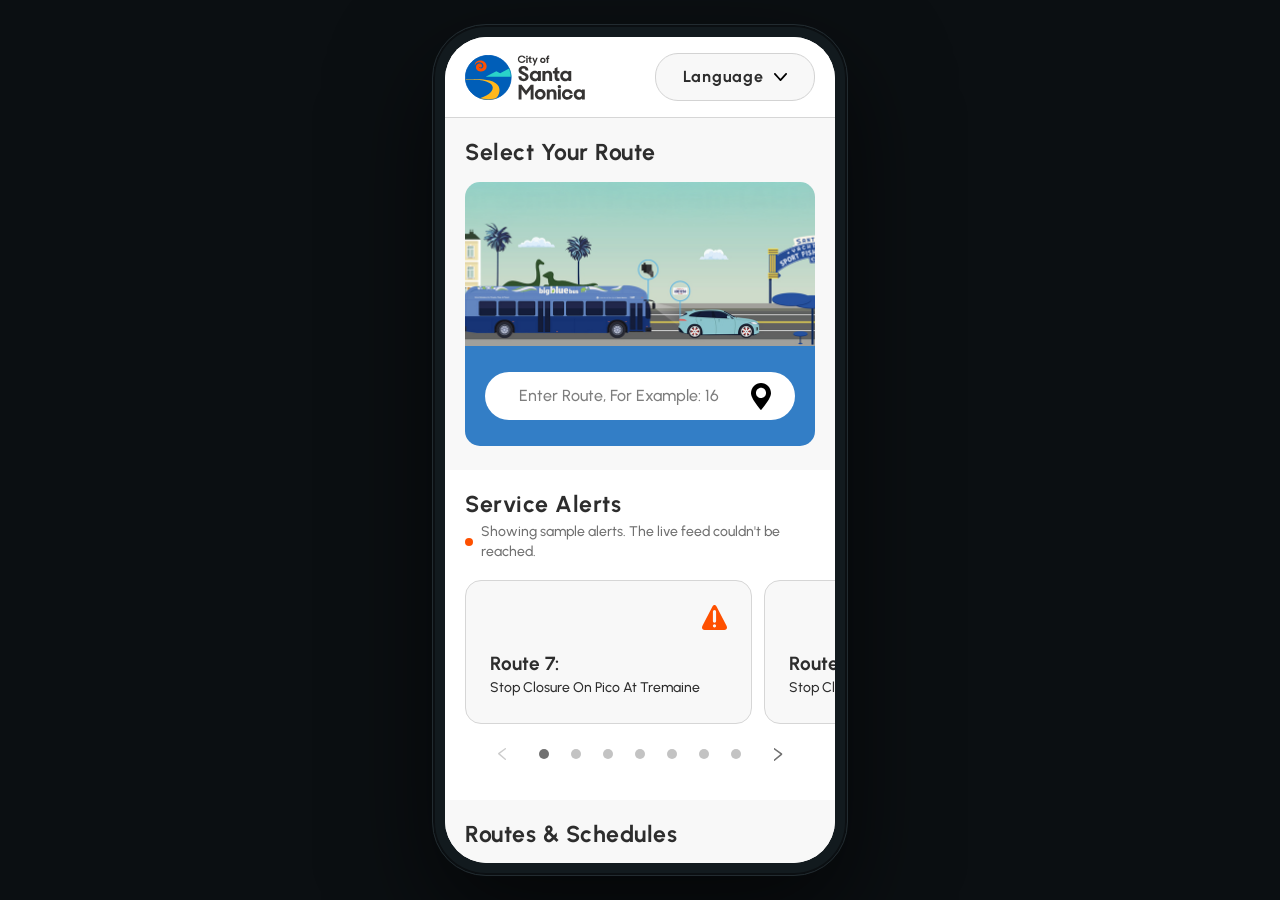
<file: index.html>
<!doctype html>
<html lang="en">
<head>
  <meta charset="utf-8">
  <meta name="viewport" content="width=device-width, initial-scale=1">
  <script src="js/device-frame.js?v=20261124c"></script>
  <title>Big Blue Bus — Select Your Route</title>
  <meta name="description" content="Find a Big Blue Bus route, check service alerts and plan a trip.">
  <link rel="preload" href="fonts/Urbanist-Bold.woff2" as="font" type="font/woff2" crossorigin>
  <link rel="preload" href="fonts/Urbanist-Medium.woff2" as="font" type="font/woff2" crossorigin>
  <link rel="icon" href="assets/img/logo-mini.svg" type="image/svg+xml">
  <link rel="stylesheet" href="css/tokens.css?v=20261124c">
  <link rel="stylesheet" href="css/site.css?v=20261124c">
</head>
<body>
<a class="skip-link" href="#main">Skip to content</a>
<div class="frame">

  <header class="site-header">
    <a class="logo" href="index.html"><img src="assets/img/logo.svg" width="216" height="81" alt="City of Santa Monica — Big Blue Bus home"></a>
    <div class="lang">
      <button class="pill" type="button" data-proto="Language options aren't part of the design yet.">
        Language <img class="caret" src="assets/icons/caret-down.svg" width="13" height="8" alt="">
      </button>
    </div>
  </header>

  <main id="main" class="home-main">

    <!-- Route discovery: illustration + search -->
    <section class="hero-section wrap" aria-labelledby="h-select">
      <div class="page-info">
        <h1 id="h-select" class="t-page cap">Select Your Route</h1>
        <div class="recent">
          <div class="recent-label">
            <img src="assets/icons/bus-icon.svg" width="30" height="30" alt="">
            <p class="t-heading">Recently Visited:</p>
          </div>
          <ul class="badges">
            <li><a class="badge" href="route.html" aria-label="Route 5">5</a></li>
            <li><a class="badge" href="route.html" aria-label="Rapid 12">12</a></li>
          </ul>
        </div>
      </div>

      <div class="hero">
        <img class="hero-img" src="assets/img/hero.jpg" width="1280" height="330" alt="Illustration of a Big Blue Bus driving along the Santa Monica waterfront past the pier sign and Ferris wheel">
        <form class="search-band" role="search" action="route.html" id="route-search">
          <div class="search">
            <label class="sr-only" for="route-q">Find a route</label>
            <div class="search-field">
              <input id="route-q" name="q" type="text" inputmode="search" autocomplete="off"
                     placeholder="Enter route, for example: 16"
                     role="combobox" aria-autocomplete="list" aria-expanded="false" aria-controls="route-suggest">
              <button class="search-go" type="submit" aria-label="Find route">
                <img src="assets/icons/pin.svg" width="20" height="27" alt="">
              </button>
            </div>
            <div class="popover suggestions" id="route-suggest" role="listbox" aria-label="Matching routes" hidden></div>
          </div>
        </form>
      </div>
    </section>

    <!-- My Trips: stop pairs saved from a route page, each with its next scheduled bus -->
    <section class="my-trips wrap" aria-labelledby="h-trips" hidden>
      <div class="my-trips-head"><h2 id="h-trips" class="t-section cap">My Trips</h2><p class="feed-status">Next scheduled buses</p></div>
      <ul class="trip-list"></ul>
    </section>

    <!-- Service alerts (Component 1: horizontal carousel) -->
    <section aria-labelledby="h-alerts">
      <div class="alerts-head"><h2 id="h-alerts" class="t-section cap">Service Alerts</h2><p id="alerts-status" class="feed-status" role="status"></p></div>
      <div class="carousel" data-carousel>
        <ul class="carousel-track" tabindex="0" aria-label="Service alerts, scroll horizontally">
          <li><a class="alert-card" href="route.html#service-alerts"><img class="alert-icon" src="assets/icons/alert.svg" width="25" height="25" alt="Alert"><span class="labels"><span class="t-heading">Route 7:</span><span class="t-small cap">Stop Closure on Pico at Tremaine</span></span></a></li>
          <li><a class="alert-card" href="route.html#service-alerts"><img class="alert-icon" src="assets/icons/alert.svg" width="25" height="25" alt="Alert"><span class="labels"><span class="t-heading">Route 2:</span><span class="t-small cap">Stop Closure on Pico at Tremaine</span></span></a></li>
          <li><a class="alert-card" href="route.html#service-alerts"><img class="alert-icon" src="assets/icons/alert.svg" width="25" height="25" alt="Alert"><span class="labels"><span class="t-heading">Route 3:</span><span class="t-small cap">Stop Closure on Pico at Tremaine</span></span></a></li>
          <li><a class="alert-card" href="route.html#service-alerts"><img class="alert-icon" src="assets/icons/alert.svg" width="25" height="25" alt="Alert"><span class="labels"><span class="t-heading">Route 5:</span><span class="t-small cap">Stop Closure on Pico at Tremaine</span></span></a></li>
          <li><a class="alert-card" href="route.html#service-alerts"><img class="alert-icon" src="assets/icons/alert.svg" width="25" height="25" alt="Alert"><span class="labels"><span class="t-heading">Rapid 10:</span><span class="t-small cap">Stop Closure on Pico at Tremaine</span></span></a></li>
          <li><a class="alert-card" href="route.html#service-alerts"><img class="alert-icon" src="assets/icons/alert.svg" width="25" height="25" alt="Alert"><span class="labels"><span class="t-heading">Route #:</span><span class="t-small cap">Stop Closure on Pico at Tremaine</span></span></a></li>
          <li><a class="alert-card" href="route.html#service-alerts"><img class="alert-icon" src="assets/icons/alert.svg" width="25" height="25" alt="Alert"><span class="labels"><span class="t-heading">Route #:</span><span class="t-small cap">Stop Closure on Pico at Tremaine</span></span></a></li>
          <li><a class="alert-card" href="route.html#service-alerts"><img class="alert-icon" src="assets/icons/alert.svg" width="25" height="25" alt="Alert"><span class="labels"><span class="t-heading">Route #:</span><span class="t-small cap">Stop Closure on Pico at Tremaine</span></span></a></li>
          <li><a class="alert-card" href="route.html#service-alerts"><img class="alert-icon" src="assets/icons/alert.svg" width="25" height="25" alt="Alert"><span class="labels"><span class="t-heading">Route #:</span><span class="t-small cap">Stop Closure on Pico at Tremaine</span></span></a></li>
        </ul>
        <div class="carousel-nav">
          <button class="arrow" type="button" data-dir="-1" aria-label="Previous alerts"><img src="assets/icons/chev-left.svg" width="9" height="13" alt=""></button>
          <div class="dots" role="group" aria-label="Alert pages"></div>
          <button class="arrow" type="button" data-dir="1" aria-label="Next alerts"><img src="assets/icons/chev-right.svg" width="9" height="13" alt=""></button>
        </div>
      </div>
    </section>

    <!-- Routes & Schedules + Trip Planner -->
    <section class="routes-section wrap" aria-label="Routes and trip planner">
      <div class="routes-planner">
        <div class="routes">
          <h2 class="t-section cap">Routes &amp; Schedules</h2>
          <ul class="routes-grid" id="routes-grid">
            <!-- Column 1 -->
            <li class="colwrap"><ul class="col">
              <li><a class="route-item" href="route.html" data-route="1"><span class="badge badge-lg">1</span><span class="labels"><span class="t-strong">Route 1</span><span class="t-small">Main St &amp; Santa Monica Blvd</span></span></a></li>
              <li><a class="route-item" href="route.html" data-route="5"><span class="badge badge-lg">5</span><span class="labels"><span class="t-strong">Route 5</span><span class="t-small">Main St &amp; Santa Monica Blvd</span></span></a></li>
              <li><a class="route-item" href="route.html" data-route="9"><span class="badge badge-lg">9</span><span class="labels"><span class="t-strong">Route 9</span><span class="t-small">Main St &amp; Santa Monica Blvd</span></span></a></li>
              <li><a class="route-item" href="route.html" data-route="14"><span class="badge badge-lg">14</span><span class="labels"><span class="t-strong">Route 14</span><span class="t-small">Main St &amp; Santa Monica Blvd</span></span></a></li>
              <li><a class="route-item" href="route.html" data-route="17"><span class="badge badge-lg">17</span><span class="labels"><span class="t-strong">Route 17</span><span class="t-small">Main St &amp; Santa Monica Blvd</span></span></a></li>
              <li><a class="route-item" href="route.html" data-route="43"><span class="badge badge-lg">43</span><span class="labels"><span class="t-strong">Route 43</span><span class="t-small">Main St &amp; Santa Monica Blvd</span></span></a></li>
            </ul></li>
            <!-- Column 2 -->
            <li class="colwrap"><ul class="col">
              <li><a class="route-item" href="route.html" data-route="2"><span class="badge badge-lg">2</span><span class="labels"><span class="t-strong">Route 2</span><span class="t-small">Main St &amp; Santa Monica Blvd</span></span></a></li>
              <li><a class="route-item is-extra" href="route.html" data-route="7"><span class="badge badge-lg">7</span><span class="labels"><span class="t-strong">Route 7</span><span class="t-small">Main St &amp; Santa Monica Blvd</span></span></a></li>
              <li><a class="route-item is-extra" href="route.html" data-route="10"><span class="badge badge-lg">10</span><span class="labels"><span class="t-strong">Rapid 10</span><span class="t-small">Main St &amp; Santa Monica Blvd</span></span></a></li>
              <li><a class="route-item is-extra" href="route.html" data-route="15"><span class="badge badge-lg">15</span><span class="labels"><span class="t-strong">Route 15</span><span class="t-small">Main St &amp; Santa Monica Blvd</span></span></a></li>
              <li><a class="route-item is-extra" href="route.html" data-route="18"><span class="badge badge-lg">18</span><span class="labels"><span class="t-strong">Route 18</span><span class="t-small">Main St &amp; Santa Monica Blvd</span></span></a></li>
              <li><a class="route-item is-extra" href="route.html" data-route="44"><span class="badge badge-lg">44</span><span class="labels"><span class="t-strong">Route 44</span><span class="t-small">Main St &amp; Santa Monica Blvd</span></span></a></li>
            </ul></li>
            <!-- Column 3 -->
            <li class="colwrap"><ul class="col">
              <li><a class="route-item is-extra" href="route.html" data-route="3"><span class="badge badge-lg">3</span><span class="labels"><span class="t-strong">Route 3</span><span class="t-small">Main St &amp; Santa Monica Blvd</span></span></a></li>
              <li><a class="route-item is-extra" href="route.html" data-route="8"><span class="badge badge-lg">8</span><span class="labels"><span class="t-strong">Route 8</span><span class="t-small">Main St &amp; Santa Monica Blvd</span></span></a></li>
              <li><a class="route-item is-extra" href="route.html" data-route="12"><span class="badge badge-lg">12</span><span class="labels"><span class="t-strong">Rapid 12</span><span class="t-small">Main St &amp; Santa Monica Blvd</span></span></a></li>
              <li><a class="route-item is-extra" href="route.html" data-route="16"><span class="badge badge-lg">16</span><span class="labels"><span class="t-strong">Route 16</span><span class="t-small">Main St &amp; Santa Monica Blvd</span></span></a></li>
              <li><a class="route-item is-extra" href="route.html" data-route="41"><span class="badge badge-lg">41</span><span class="labels"><span class="t-strong">Route 41</span><span class="t-small">Main St &amp; Santa Monica Blvd</span></span></a></li>
              <li><a class="route-item is-extra" href="route.html" data-route="45"><span class="badge badge-lg">45</span><span class="labels"><span class="t-strong">Route #45</span><span class="t-small">Main St &amp; Santa Monica Blvd</span></span></a></li>
            </ul></li>
          </ul>
          <button class="btn btn-primary routes-more" type="button" aria-controls="routes-grid" aria-expanded="false">View All Routes</button>
        </div>

        <div class="planner" aria-labelledby="h-planner">
          <h2 id="h-planner" class="t-section cap">Trip Planner</h2>
          <form id="planner-form" novalidate>
            <div class="field">
              <label for="trip-from">From</label>
              <input class="input" id="trip-from" name="from" type="text" autocomplete="street-address" placeholder="Address, stop or landmark" aria-describedby="trip-from-err">
              <p class="field-error" id="trip-from-err" aria-live="polite"></p>
            </div>
            <div class="field">
              <label for="trip-to">To</label>
              <input class="input" id="trip-to" name="to" type="text" placeholder="Address, stop or landmark" aria-describedby="trip-to-err">
              <p class="field-error" id="trip-to-err" aria-live="polite"></p>
            </div>
            <button class="btn btn-primary" type="submit">Get Directions</button>
            <p class="form-status" role="status"></p>
          </form>
        </div>
      </div>
    </section>
  </main>

  <footer class="site-footer">
    <div class="footer-inner">
      <nav class="footer-links" aria-label="Footer">
        <div>
          <h2 class="t-strong">Your City Hall</h2>
          <ul>
            <li><a href="#" data-proto="Footer links aren't connected in this prototype.">Location and Hours</a></li>
            <li><a href="#" data-proto="Footer links aren't connected in this prototype.">Contact Us</a></li>
            <li><a href="#" data-proto="Footer links aren't connected in this prototype.">News Room</a></li>
            <li><a href="#" data-proto="Footer links aren't connected in this prototype.">Report an Issue</a></li>
            <li><a href="#" data-proto="Footer links aren't connected in this prototype.">Careers</a></li>
          </ul>
        </div>
        <div>
          <h2 class="t-strong">Latest</h2>
          <ul>
            <li><a href="#" data-proto="Footer links aren't connected in this prototype.">Events</a></li>
            <li><a href="#" data-proto="Footer links aren't connected in this prototype.">News</a></li>
            <li><a href="#" data-proto="Footer links aren't connected in this prototype.">Disclaimer</a></li>
            <li><a href="#" data-proto="Footer links aren't connected in this prototype.">Privacy Policy</a></li>
            <li><a href="#" data-proto="Footer links aren't connected in this prototype.">Accessibility Policy</a></li>
          </ul>
        </div>
      </nav>
      <div class="footer-divider" aria-hidden="true"></div>
      <div class="footer-sub">
        <img class="logo" src="assets/img/logo.svg" width="216" height="81" alt="City of Santa Monica">
        <form class="subscribe" novalidate>
          <p class="t-small" id="sub-desc">Enter your email to sign up for news and updates from the city</p>
          <label class="sr-only" for="sub-email">Email address</label>
          <div class="sub-field" style="margin-top:24px">
            <input id="sub-email" type="email" autocomplete="email" placeholder="Enter here" aria-describedby="sub-desc sub-err">
            <button type="submit" aria-label="Sign up"><img src="assets/icons/sub-arrow.svg" width="24" height="15" alt=""></button>
          </div>
          <p class="field-error" id="sub-err" aria-live="polite" style="margin-top:8px"></p>
        </form>
      </div>
      <div class="social">
        <h2 class="t-strong">Follow Us:</h2>
        <ul>
          <li><a href="#" aria-label="Twitter" data-proto="Social links aren't connected in this prototype."><img src="assets/icons/twitter.svg" width="24" height="19" alt=""></a></li>
          <li><a href="#" aria-label="Facebook" data-proto="Social links aren't connected in this prototype."><img src="assets/icons/fb.svg" width="19" height="19" alt=""></a></li>
          <li><a href="#" aria-label="Instagram" data-proto="Social links aren't connected in this prototype."><img src="assets/icons/ig.svg" width="19" height="19" alt=""></a></li>
          <li><a href="#" aria-label="YouTube" data-proto="Social links aren't connected in this prototype."><img src="assets/icons/youtube.svg" width="27" height="19" alt=""></a></li>
        </ul>
      </div>
      <p class="copyright">© 2026 Big Blue Bus. All rights reserved.</p>
    </div>
  </footer>
</div>

<div class="toast" role="status" aria-live="polite"></div>
<script src="js/data.js?v=20261124c" defer></script>
<script src="js/site.js?v=20261124c" defer></script>
<script src="js/home.js?v=20261124c" defer></script>
<script src="js/live-alerts.js?v=20261124c" defer></script>
</body>
</html>
</file>
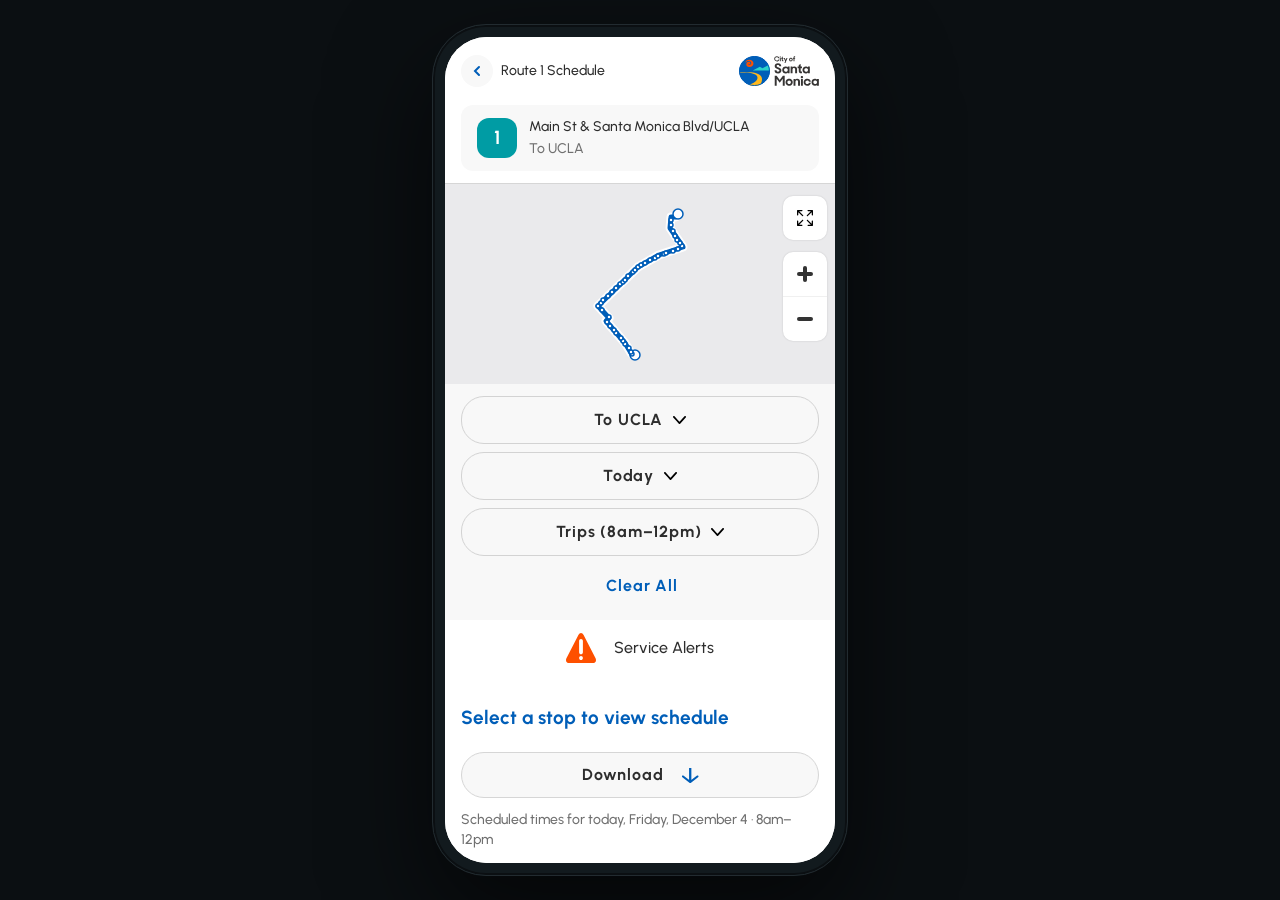
<file: route.html>
<!doctype html>
<html lang="en">
<head>
  <meta charset="utf-8">
  <meta name="viewport" content="width=device-width, initial-scale=1">
  <script src="js/device-frame.js?v=20261124c"></script>
  <title>Route Schedule — Big Blue Bus</title>
  <meta name="description" content="Big Blue Bus route map, stop-by-stop schedules and live service alerts.">
  <link rel="preload" href="fonts/Urbanist-Bold.woff2" as="font" type="font/woff2" crossorigin>
  <link rel="preload" href="fonts/Urbanist-Medium.woff2" as="font" type="font/woff2" crossorigin>
  <link rel="icon" href="assets/img/logo-mini.svg" type="image/svg+xml">
  <link rel="stylesheet" href="vendor/leaflet/leaflet.css">
  <link rel="stylesheet" href="vendor/maplibre/maplibre-gl.css">
  <link rel="stylesheet" href="css/tokens.css?v=20261124c">
  <link rel="stylesheet" href="css/site.css?v=20261124c">
</head>
<body>
<a class="skip-link" href="#main">Skip to content</a>
<div class="frame">

  <!-- Desktop header: logo + route identity (filled from data/route-<n>.json) -->
  <header class="route-header">
    <a class="logo" href="index.html"><img src="assets/img/logo.svg" width="216" height="81" alt="City of Santa Monica — Big Blue Bus home"></a>
    <div class="route-id">
      <span class="num" aria-hidden="true" data-bind="badge"></span>
      <p class="text"><span class="kicker" data-bind="label">Loading route…</span><span class="name" data-bind="name"></span></p>
    </div>
  </header>

  <!-- Mobile header: back + title + route summary -->
  <header class="route-mobile-head">
    <div class="rmh-top">
      <a class="back" href="index.html"><span class="circ"><img src="assets/icons/chevron-back.svg" width="16" height="16" alt=""></span><span data-bind="label-schedule">Schedule</span><span class="sr-only">, back to all routes</span></a>
      <a class="logo" href="index.html"><img src="assets/img/logo-mini.svg" width="80" height="30" alt="City of Santa Monica home"></a>
    </div>
    <div class="rmh-card">
      <span class="badge" aria-hidden="true" data-bind="badge"></span>
      <p class="text"><span data-bind="name"></span><span class="to" data-bind="to"></span></p>
    </div>
  </header>

  <main id="main" class="route-main">
    <h1 class="sr-only" data-bind="title">Route schedule</h1>

    <div class="alert-bar">
      <a href="#service-alerts"><img src="assets/icons/alert-small.svg" width="30" height="30" alt=""><span class="t-body">Service Alerts</span></a>
    </div>

    <!-- Filters -->
    <div class="filters" role="group" aria-label="Schedule filters">
      <div class="filter" data-filter="direction">
        <button class="pill" type="button" aria-haspopup="listbox" aria-expanded="false" aria-controls="pop-direction">
          <span class="lbl">Direction</span><img class="caret" src="assets/icons/caret-down.svg" width="13" height="8" alt="">
        </button>
        <div class="popover" id="pop-direction" hidden>
          <div class="option-list" role="listbox" aria-label="Direction"></div>
        </div>
      </div>

      <div class="filter" data-filter="day">
        <button class="pill" type="button" aria-haspopup="dialog" aria-expanded="false" aria-controls="pop-day">
          <span class="lbl">Day of the Week</span><img class="caret" src="assets/icons/caret-down.svg" width="13" height="8" alt="">
        </button>
        <div class="popover datepicker" id="pop-day" role="dialog" aria-label="Choose a service day" hidden>
          <div class="dp-month">
            <button class="dp-nav" type="button" data-step="-1" aria-label="Previous month"><img src="assets/icons/chev-left.svg" width="8" height="13" alt=""></button>
            <p class="t-heading" aria-live="polite"></p>
            <button class="dp-nav" type="button" data-step="1" aria-label="Next month"><img src="assets/icons/chev-right.svg" width="8" height="13" alt=""></button>
          </div>
          <div class="dp-grid"></div>
        </div>
      </div>

      <div class="filter" data-filter="trips">
        <button class="pill" type="button" aria-haspopup="listbox" aria-expanded="false" aria-controls="pop-trips">
          <span class="lbl">Trips</span><img class="caret" src="assets/icons/caret-down.svg" width="13" height="8" alt="">
        </button>
        <div class="popover" id="pop-trips" hidden>
          <div class="option-list" role="listbox" aria-label="Trip times"></div>
        </div>
      </div>

      <button class="link-btn filter-clear" type="button">Clear All</button>
    </div>

    <!-- Map: route path and stops on OpenStreetMap tiles -->
    <div class="map" id="route-map">
      <div class="map-leaflet" id="map-leaflet" role="region" aria-label="Route map"></div>
      <div class="map-tag" aria-hidden="true"><span class="badge" data-bind="badge"></span><span class="to" data-bind="to"></span></div>
      <div class="map-controls">
        <!-- Phones only: opens the full-screen map with the stops in a bottom sheet -->
        <button class="map-expand" type="button" aria-pressed="false" aria-label="Expand map"><img src="assets/icons/map-expand.svg" width="16" height="16" alt=""></button>
        <div class="map-zoom">
          <button type="button" data-zoom="1" aria-label="Zoom in"><svg viewBox="0 0 16 16" aria-hidden="true"><rect x="6" y="0" width="4" height="16" rx="2" fill="#333"/><rect x="0" y="6" width="16" height="4" rx="2" fill="#333"/></svg></button>
          <span class="sep"></span>
          <button type="button" data-zoom="-1" aria-label="Zoom out"><svg viewBox="0 0 16 16" aria-hidden="true"><rect x="0" y="6" width="16" height="4" rx="2" fill="#333"/></svg></button>
        </div>
      </div>
      <!-- Phones, expanded map only: stops in a slide-up sheet -->
      <section class="map-sheet" aria-label="Stops">
        <button class="sheet-handle" type="button" aria-label="Show more of the stop list"><span></span></button>
        <div class="sheet-head">
          <span class="badge" aria-hidden="true" data-bind="badge"></span>
          <p class="sheet-title"><span class="t-strong" data-bind="label"></span><span class="to" data-bind="to"></span></p>
          <button class="sheet-dir" type="button" aria-label="Switch direction"><img src="assets/icons/direction-icon.svg" width="17" height="24" alt=""></button>
        </div>
        <div class="sheet-body"></div>
      </section>
    </div>

    <div class="route-cols">
      <!-- Schedule (Routes Panel) -->
      <section class="schedule-panel" aria-labelledby="h-sched">
        <div class="panel-head">
          <h2 id="h-sched" class="t-subsection" data-bind="panel-title"></h2>
          <button class="dir-toggle" type="button" aria-label="Switch direction">
            <span class="dir-lbl"></span><img src="assets/icons/direction-icon.svg" width="17" height="24" alt="">
          </button>
        </div>

        <div class="messaging">
          <p class="t-heading">Select a stop to view schedule</p>
          <button class="pill pill-download" type="button" id="download-csv">
            Download <img src="assets/icons/download-line.svg" width="17" height="15" alt="">
          </button>
        </div>

        <p class="schedule-note" id="schedule-note" role="status"></p>
        <div class="accordion" id="stops-accordion" aria-busy="true"></div>
      </section>

      <!-- Service Alerts (live, filled by js/live-alerts.js) -->
      <section class="alerts-panel" id="service-alerts" aria-labelledby="h-route-alerts" tabindex="-1">
        <div class="panel-head"><h2 id="h-route-alerts" class="t-strong">Service Alerts</h2><p id="route-alerts-status" class="feed-status" role="status"></p></div>
        <div class="alerts-body"></div>
      </section>
    </div>
    <!-- Your trip: appears once you pick a destination among the next stops -->
    <section class="trip-card" id="trip-card" aria-label="Your trip" aria-live="polite" hidden></section>
  </main>

  <footer class="site-footer">
    <div class="footer-inner">
      <nav class="footer-links" aria-label="Footer">
        <div>
          <h2 class="t-strong">Your City Hall</h2>
          <ul>
            <li><a href="#" data-proto="Footer links aren't connected in this prototype.">Location and Hours</a></li>
            <li><a href="#" data-proto="Footer links aren't connected in this prototype.">Contact Us</a></li>
            <li><a href="#" data-proto="Footer links aren't connected in this prototype.">News Room</a></li>
            <li><a href="#" data-proto="Footer links aren't connected in this prototype.">Report an Issue</a></li>
            <li><a href="#" data-proto="Footer links aren't connected in this prototype.">Careers</a></li>
          </ul>
        </div>
        <div>
          <h2 class="t-strong">Latest</h2>
          <ul>
            <li><a href="#" data-proto="Footer links aren't connected in this prototype.">Events</a></li>
            <li><a href="#" data-proto="Footer links aren't connected in this prototype.">News</a></li>
            <li><a href="#" data-proto="Footer links aren't connected in this prototype.">Disclaimer</a></li>
            <li><a href="#" data-proto="Footer links aren't connected in this prototype.">Privacy Policy</a></li>
            <li><a href="#" data-proto="Footer links aren't connected in this prototype.">Accessibility Policy</a></li>
          </ul>
        </div>
      </nav>
      <div class="footer-divider" aria-hidden="true"></div>
      <div class="footer-sub">
        <img class="logo" src="assets/img/logo.svg" width="216" height="81" alt="City of Santa Monica">
        <form class="subscribe" novalidate>
          <p class="t-small" id="sub-desc">Enter your email to sign up for news and updates from the city</p>
          <label class="sr-only" for="sub-email">Email address</label>
          <div class="sub-field" style="margin-top:24px">
            <input id="sub-email" type="email" autocomplete="email" placeholder="Enter here" aria-describedby="sub-desc sub-err">
            <button type="submit" aria-label="Sign up"><img src="assets/icons/sub-arrow.svg" width="24" height="15" alt=""></button>
          </div>
          <p class="field-error" id="sub-err" aria-live="polite" style="margin-top:8px"></p>
        </form>
      </div>
      <div class="social">
        <h2 class="t-strong">Follow Us:</h2>
        <ul>
          <li><a href="#" aria-label="Twitter" data-proto="Social links aren't connected in this prototype."><img src="assets/icons/twitter.svg" width="24" height="19" alt=""></a></li>
          <li><a href="#" aria-label="Facebook" data-proto="Social links aren't connected in this prototype."><img src="assets/icons/fb.svg" width="19" height="19" alt=""></a></li>
          <li><a href="#" aria-label="Instagram" data-proto="Social links aren't connected in this prototype."><img src="assets/icons/ig.svg" width="19" height="19" alt=""></a></li>
          <li><a href="#" aria-label="YouTube" data-proto="Social links aren't connected in this prototype."><img src="assets/icons/youtube.svg" width="27" height="19" alt=""></a></li>
        </ul>
      </div>
      <p class="copyright">© 2026 Big Blue Bus. All rights reserved.</p>
    </div>
  </footer>
</div>

<div class="toast" role="status" aria-live="polite"></div>
<script src="vendor/leaflet/leaflet.js" defer></script>
<script src="vendor/maplibre/maplibre-gl.js" defer></script>
<script src="vendor/maplibre/leaflet-maplibre-gl.js" defer></script>
<script src="js/data.js?v=20261124c" defer></script>
<script src="js/site.js?v=20261124c" defer></script>
<script src="js/route-page.js?v=20261124c" defer></script>
<script src="js/live-alerts.js?v=20261124c" defer></script>
</body>
</html>
</file>
<file: css/tokens.css>
/* Big Blue Bus — design tokens
   Source: guidelines/tokens.md (2026-10-12); font family per the updated Figma file. Values are CSS px.
   Typography and layout switch from Desktop to Mobile mode at 720px. */

/* Urbanist (SIL Open Font License, see fonts/Urbanist-OFL.txt).
   Replaces Santa Monica Sharp at the same 500 / 700 weights, matching the Figma font/family variable. */
@font-face {
  font-family: "Urbanist";
  src: url("../fonts/Urbanist-Medium.woff2") format("woff2"),
       url("../fonts/Urbanist-Medium.ttf") format("truetype");
  font-weight: 500;
  font-style: normal;
  font-display: swap;
}
@font-face {
  font-family: "Urbanist";
  src: url("../fonts/Urbanist-Bold.woff2") format("woff2"),
       url("../fonts/Urbanist-Bold.ttf") format("truetype");
  font-weight: 700;
  font-style: normal;
  font-display: swap;
}

:root {
  /* Semantic colors */
  --surface-background: #FFFFFF;
  --surface-default: #FFFFFF;
  --surface-subtle: #F8F8F8;
  --surface-muted: #F3F3F3;
  --surface-disabled: #F1F2F3;
  --surface-control: #F0F0F0;

  --interactive-primary: #005EB8;
  --interactive-primary-hover: #337EC6;
  --interactive-accent: #009CA4;
  --interactive-inactive: #D6D6D6;
  --interactive-idle: #F8F8F8;
  --interactive-hover-neutral: #F2F2F2;
  --interactive-form-focused: #CCDFF1;

  --type-heading: #333333;
  --type-primary: #000000;
  --type-strong: #2D2D2D;
  --type-body: #707070;
  --type-secondary: #7D7D7D;
  --type-placeholder: #979797;
  --type-on-color: #FFFFFF;
  --type-link: #005EB8;

  --border-default: #D6D6D6;
  --border-subtle: #D8D8D8;
  --border-divider: #D0CECE;
  --border-control: #D3D3D3;
  --border-interactive: #005EB8;
  --border-strong: #C3C3C3;
  --border-high-contrast: #707070;
  --border-faint: #F0F0F0;

  --icon-default: #333333;
  --icon-primary: #000000;

  --status-alert: #FE5000;
  --status-danger: #D11242;
  --data-route-indicator: #009CA4;
  --overlay-scrim: rgb(0 0 0 / 0.3);

  /* Spacing (BBB / Geometry) */
  --space-2: 2px;  --space-4: 4px;  --space-6: 6px;  --space-8: 8px;
  --space-12: 12px; --space-16: 16px; --space-20: 20px; --space-24: 24px;
  --space-32: 32px; --space-40: 40px; --space-48: 48px; --space-64: 64px;
  --space-80: 80px;

  /* Radius and controls */
  --radius-time: 6px;
  --radius-badge: 12px;
  --radius-field: 15px;
  --radius-card: 16px;
  --radius-overlay: 24px;
  --radius-pill: 999px;
  --control-min-touch-target: 44px;
  --control-action-height: 44px;
  --control-field-height: 50px;
  --control-filter-height: 48px;
  --border-width: 1px;

  /* Elevation: BBB / Elevation / Overlay */
  --elevation-overlay: 0 0 32px 0 rgb(0 0 0 / 0.1);

  /* Typography (BBB / Typography — Desktop mode) */
  --font-family: "Urbanist", system-ui, -apple-system, "Segoe UI", sans-serif;
  --display-size: 48px;    --display-lh: 48px;
  --title-size: 40px;      --title-lh: 48px;
  --page-size: 33px;       --page-lh: 40px;
  --section-size: 28px;    --section-lh: 32px;
  --subsection-size: 23px; --subsection-lh: 32px;
  --heading-size: 19px;    --heading-lh: 20px;
  --strong-size: 19px;     --strong-lh: 24px;
  --body-size: 16px;       --body-lh: 26px;
  --small-size: 14px;      --small-lh: 20px;
  --label-size: 13px;      --label-lh: 20px;
  --caption-size: 11px;    --caption-lh: 16px;

  /* Layout (BBB / Layout — Desktop mode, reference metrics) */
  --home-gutter: 80px;
  --routes-gutter: 36.5px;
  --frame-max: 1440px;
}

/* Mobile mode */
@media (max-width: 720px) {
  :root {
    --page-size: 28px;
    --section-size: 23px;
    --strong-size: 16px;
    --body-lh: 24px;
    --home-gutter: 20px;
    --routes-gutter: 16px;
  }
}

/* Intermediate widths: gutters shrink fluidly between the two reference sizes */
@media (min-width: 721px) and (max-width: 1279px) {
  :root {
    --home-gutter: clamp(20px, 6.25vw, 80px);
    --routes-gutter: clamp(16px, 2.6vw, 36.5px);
  }
}
</file>
<file: css/site.css>
/* Big Blue Bus — site styles
   Built from the Figma Home/Routes screens (desktop 1440, mobile 393).
   Breakpoints chosen where content stops fitting:
     1180px  Home: Trip Planner drops below Routes
     1100px  Route page: Service Alerts drop below the schedule
      720px  Mobile mode: stacked controls, mobile type, mobile headers  */

*, *::before, *::after { box-sizing: border-box; }

html { -webkit-text-size-adjust: 100%; }

body {
  margin: 0;
  font-family: var(--font-family);
  font-weight: 500;
  font-size: var(--body-size);
  line-height: var(--body-lh);
  color: var(--type-strong);
  background: var(--surface-background);
  -webkit-font-smoothing: antialiased;
}

img { display: block; max-width: 100%; }
button, input, select { font: inherit; color: inherit; }
button { cursor: pointer; }
a { color: inherit; }
h1, h2, h3, h4, p, ul, ol { margin: 0; }
ul, ol { padding: 0; list-style: none; }

[hidden] { display: none !important; }

.sr-only {
  position: absolute; width: 1px; height: 1px; padding: 0; margin: -1px;
  overflow: hidden; clip: rect(0 0 0 0); white-space: nowrap; border: 0;
}

.skip-link {
  position: absolute; left: 16px; top: -60px; z-index: 100;
  background: var(--interactive-primary); color: var(--type-on-color);
  padding: 10px 18px; border-radius: var(--radius-pill); text-decoration: none;
}
.skip-link:focus { top: 16px; }

/* Visible keyboard focus everywhere */
:focus-visible {
  outline: 3px solid var(--border-interactive);
  outline-offset: 3px;
  border-radius: 6px;
}

/* ---------- Frame: content stops at 1440 and sits inside a thin border ---------- */
.frame {
  max-width: var(--frame-max);
  margin: 0 auto;
  background: var(--surface-default);
  min-height: 100vh;
  overflow-x: clip;
}
@media (min-width: 1442px) {
  body { background: var(--surface-subtle); padding: 24px 0; }
  .frame { border: var(--border-width) solid var(--border-default); min-height: calc(100vh - 48px); }
}

/* ---------- Type roles ---------- */
.t-page { font-weight: 700; font-size: var(--page-size); line-height: var(--page-lh); letter-spacing: 0.5px; }
.t-section { font-weight: 700; font-size: var(--section-size); line-height: var(--section-lh); letter-spacing: 0.5px; }
.t-subsection { font-weight: 700; font-size: var(--subsection-size); line-height: var(--subsection-lh); letter-spacing: 0.5px; }
.t-heading { font-weight: 700; font-size: var(--heading-size); line-height: var(--heading-lh); }
.t-strong { font-weight: 700; font-size: var(--strong-size); line-height: var(--strong-lh); letter-spacing: 0.5px; }
.t-body { font-weight: 500; font-size: var(--body-size); line-height: var(--body-lh); }
.t-small { font-weight: 500; font-size: var(--small-size); line-height: var(--small-lh); }
.t-label { font-weight: 700; font-size: var(--label-size); line-height: var(--label-lh); }
.t-caption { font-weight: 500; font-size: var(--caption-size); line-height: var(--caption-lh); }
.cap { text-transform: capitalize; }

/* ---------- Buttons (native Button recipe) ---------- */
.btn {
  display: inline-flex; align-items: center; justify-content: center; gap: 10px;
  min-height: var(--control-action-height);
  padding: 9px 45px;
  border-radius: 23px;
  border: 1px solid transparent;
  font-weight: 500; font-size: var(--body-size); line-height: var(--body-lh);
  text-decoration: none; text-transform: capitalize;
  white-space: nowrap;
}
.btn-primary { background: var(--interactive-primary); color: var(--type-on-color); }
.btn-primary:hover { background: transparent; border-color: var(--interactive-primary); color: var(--interactive-primary); }
.btn-primary:active { background: #2F80ED; border-color: #2F80ED; color: var(--type-on-color); }
.btn-primary:disabled { background: transparent; border-color: #333; color: #333; cursor: not-allowed; }

/* Pill controls: Language, filters, Download, direction toggle */
.pill {
  display: inline-flex; align-items: center; justify-content: center; gap: 10px;
  min-height: var(--control-filter-height);
  padding: 0 28px;
  border-radius: 23px;
  background: var(--surface-subtle);
  border: 1px solid var(--border-control);
  font-weight: 700; font-size: 16px; line-height: 1.2; letter-spacing: 0.8px;
  color: var(--type-strong);
  white-space: nowrap;
  text-decoration: none;
}
.pill:hover, .pill[aria-expanded="true"] { background: var(--interactive-hover-neutral); color: #000; }
.pill .caret { width: 13px; height: 8px; transition: transform .15s ease; }
.pill[aria-expanded="true"] .caret { transform: scaleY(-1); }

.link-btn {
  background: none; border: 0; padding: 0 4px; min-height: var(--control-min-touch-target);
  color: var(--type-link); font-weight: 700; font-size: 16px; letter-spacing: 0.8px;
}
.link-btn:hover { text-decoration: underline; }

/* ---------- Header ---------- */
.site-header {
  display: flex; align-items: center; justify-content: space-between; gap: 16px;
  padding: 80px var(--home-gutter) 0;
}
.site-header .logo { display: block; width: 216.259px; height: 81.267px; }
.site-header .logo img { width: 100%; height: 100%; }
.lang { position: relative; }
.lang .pill { width: 159.628px; padding: 0 20px; }

/* ---------- Generic popover (Dropdown / Date Picker, BBB / Elevation / Overlay) ---------- */
.popover {
  position: absolute; z-index: 30; top: calc(100% + 8px); left: 0;
  background: var(--surface-default);
  border-radius: var(--radius-overlay);
  box-shadow: var(--elevation-overlay);
  padding: 32px 24px 24px;
  min-width: 348px;
}
.popover[hidden] { display: none; }
.popover-right { left: auto; right: 0; }
.option-list { display: flex; flex-direction: column; gap: 8px; padding-bottom: 4px; }
.option {
  display: flex; align-items: center; width: 100%; min-height: 44px;
  padding: 5px 17px; border: 0; border-radius: 12px; background: var(--surface-default);
  color: var(--type-heading); font-weight: 500; font-size: 16px; line-height: 26px;
  text-align: left; text-transform: capitalize;
}
.option:hover { background: var(--interactive-hover-neutral); }
.option[aria-selected="true"], .option[aria-checked="true"] { background: var(--interactive-form-focused); }
.popover-actions { display: flex; justify-content: flex-end; align-items: center; gap: 16px; padding: 10px; }
.popover-actions .cancel {
  background: none; border: 0; color: var(--type-body); min-height: 44px; padding: 0 8px;
  font-weight: 500; font-size: 16px;
}
.popover-actions .cancel:hover { color: var(--type-strong); text-decoration: underline; }
.popover-actions .ok {
  min-height: 40px; padding: 6px 24px; border-radius: 23px; border: 1px solid var(--interactive-primary);
  background: var(--interactive-primary); color: var(--type-on-color);
  font-weight: 500; font-size: 15px; letter-spacing: 0.8px;
}
.popover-actions .ok:hover { background: transparent; color: var(--interactive-primary); }

/* Date picker */
.datepicker { min-width: 328px; padding: 32px 24px 24px; }
.dp-month { display: flex; align-items: center; justify-content: center; gap: 24px; margin-bottom: 10px; }
.dp-month .t-heading { min-width: 140px; text-align: center; color: #000; }
.dp-nav { width: 44px; height: 44px; border: 0; background: none; border-radius: 12px; display: grid; place-items: center; }
.dp-nav:hover { background: var(--interactive-hover-neutral); }
.dp-nav img { width: 8px; height: 13px; }
.dp-grid { display: grid; grid-template-columns: repeat(7, 40px); grid-auto-rows: 40px; justify-content: center; }
.dp-grid .dow { display: grid; place-items: center; font-weight: 700; font-size: 16px; letter-spacing: 0.5px; color: #000; }
.dp-day {
  width: 36px; height: 36px; margin: 2px; display: grid; place-items: center;
  border: 0; border-radius: var(--radius-badge); background: var(--surface-default);
  font-weight: 500; font-size: 16px; color: #000;
}
.dp-day:hover { background: var(--interactive-hover-neutral); }
.dp-day.is-outside { color: var(--type-secondary); opacity: .45; }
.dp-day.is-past { color: var(--type-secondary); opacity: .35; cursor: default; }
.dp-day.is-past:hover { background: none; }
.dp-nav:disabled { opacity: .3; cursor: default; }
.dp-day[aria-pressed="true"] { background: var(--data-route-indicator); color: var(--type-on-color); font-weight: 700; font-size: 19px; }

/* ---------- Numeric / route badges ---------- */
.badge {
  display: inline-grid; place-items: center;
  min-width: 36px; height: 36px; padding: 0 6px;
  border-radius: var(--radius-badge);
  background: var(--data-route-indicator); color: var(--type-on-color);
  font-weight: 700; font-size: 19px; line-height: 24px; letter-spacing: 0.5px;
  text-decoration: none;
}
a.badge:hover { background: #007D83; }
.badge-lg { min-width: 40px; height: 40px; border-radius: var(--radius-card); }

/* ---------- Home: hero ---------- */
.home-main { display: flex; flex-direction: column; gap: 64px; padding: 64px 0 0; }
.wrap { padding-inline: var(--home-gutter); }

.page-info { display: flex; flex-wrap: wrap; align-items: center; justify-content: space-between; gap: 16px 24px; margin-bottom: 19px; }
.recent { display: flex; align-items: center; gap: 20px; }
.recent-label { display: flex; align-items: center; gap: 12px; }
.recent-label img { width: 30px; height: 30px; }
.recent .badges { display: flex; gap: 8px; }

.hero { border-radius: var(--radius-field); overflow: visible; position: relative; }
.hero-img { width: 100%; height: 330px; object-fit: cover; border-radius: var(--radius-field) var(--radius-field) 0 0; }
.search-band {
  background: var(--interactive-primary-hover);
  border-radius: 0 0 var(--radius-field) var(--radius-field);
  padding: 19px 20px; display: flex; justify-content: center;
}
.search { position: relative; width: 100%; max-width: 515px; }
.search-field {
  display: flex; align-items: center; height: 48px; padding: 0 22px 0 30px;
  background: var(--surface-default); border-radius: 30px; border: 2px solid transparent;
}
.search-field:hover { background: var(--interactive-hover-neutral); }
.search-field:focus-within { border-color: var(--border-interactive); background: var(--surface-default); }
.search-field input {
  flex: 1; min-width: 0; border: 0; outline: 0; background: transparent;
  font-size: 16px; line-height: 26px; color: var(--type-strong);
}
.search-field input::placeholder { color: var(--type-secondary); text-transform: capitalize; opacity: 1; }
.search-field .search-go { width: 44px; height: 44px; margin-right: -12px; border: 0; background: none; display: grid; place-items: center; border-radius: 50%; }
.search-field .search-go img { width: 20px; height: 27px; }
.suggestions { left: 0; right: 0; min-width: 0; padding: 24px 16px; max-height: 420px; overflow-y: auto; }
.suggestions .option { gap: 12px; text-decoration: none; line-height: 20px; padding-top: 8px; padding-bottom: 8px; } /* links without underlines; two-line names sit tight */
.suggestions .option .badge { min-width: 32px; height: 32px; font-size: 16px; }
.suggestions .empty { padding: 8px 17px; color: var(--type-body); }

/* ---------- Home: Service Alerts carousel (Component 1) ---------- */
.alerts-head { padding-inline: var(--home-gutter); margin-bottom: 32px; }
.carousel { position: relative; }
.carousel-track {
  display: flex; gap: 16px; overflow-x: auto; scroll-snap-type: x mandatory;
  padding: 2px var(--home-gutter) 4px; scroll-padding-inline: var(--home-gutter);
  scrollbar-width: none;
}
.carousel-track::-webkit-scrollbar { display: none; }
.carousel-track > li { flex: 0 0 305px; scroll-snap-align: start; display: flex; }
.alert-card {
  flex: 1 1 auto; scroll-snap-align: start;
  display: flex; flex-direction: column; justify-content: flex-start; gap: 24px;
  min-height: 144px; padding: 24px;
  background: var(--surface-subtle); border: 1px solid var(--border-default); border-radius: var(--radius-card);
  text-decoration: none; color: var(--type-strong);
}
a.alert-card:hover { background: var(--interactive-hover-neutral); }
.alert-card .alert-icon { align-self: flex-end; width: 25px; height: 24.812px; }
.alert-card .labels { display: flex; flex-direction: column; gap: 4px; }
.carousel-nav { display: flex; align-items: center; justify-content: center; gap: 4px; margin-top: 8px; }
.carousel-nav .arrow, .carousel-nav .dot {
  width: 44px; height: 44px; border: 0; background: none; display: grid; place-items: center; border-radius: 50%;
}
.carousel-nav .arrow:disabled { opacity: .35; cursor: default; }
.carousel-nav .arrow img { width: 8.5px; height: 12.643px; }
.carousel-nav [data-dir="1"] img, .dp-nav[data-step="1"] img { transform: scaleX(-1); }
.carousel-nav .dot span { width: 10px; height: 10px; border-radius: 50%; background: var(--border-strong); }
.carousel-nav .dot[aria-current="true"] span { background: var(--type-body); }
.carousel-nav .dot { width: 32px; }
.carousel-nav .dots { display: flex; }
/* Drag to scroll with a mouse (touch already swipes natively) */
@media (pointer: fine) {
  .carousel-track { cursor: grab; }
  .carousel-track.is-dragging { cursor: grabbing; scroll-snap-type: none; user-select: none; }
  .carousel-track.is-settling { scroll-snap-type: none; }
  .carousel-track.is-dragging a { pointer-events: none; }
}
.carousel-track img { -webkit-user-drag: none; user-select: none; }

/* ---------- Home: Routes & Trip Planner ---------- */
.routes-planner { display: grid; grid-template-columns: minmax(0, 1fr) 307px; gap: 64px 91px; align-items: start; }
.routes-grid {
  /* Fills column by column (like the Figma columns) but rows stay aligned
     across columns when a long route name wraps. --rows is set by home.js. */
  display: grid; grid-template-columns: repeat(3, minmax(0, 1fr));
  grid-template-rows: repeat(var(--rows, 6), auto); grid-auto-flow: column;
  gap: 40px 48px; margin-top: 32px;
}
.routes-grid > li, .routes-grid .col { display: contents; }
.routes-grid .col > li { min-width: 0; }
.route-item {
  display: flex; align-items: flex-start; gap: 16px; text-decoration: none; color: var(--type-strong);
  min-height: 44px; border-radius: 12px;
}
.route-item .labels { display: flex; flex-direction: column; gap: 0; text-transform: capitalize; }
.route-item .labels { min-width: 0; }
.route-item .labels .t-strong { font-size: 19px; line-height: 22px; } /* route name: 19px on phones too */
.route-item .labels .t-small { line-height: 18px; }
.route-item > .badge { flex: none; margin-top: 0; } /* name + streets = 40px, the badge's height */
.route-item .t-small { overflow-wrap: anywhere; }
.route-item:hover { color: #000; }
.route-item:hover .badge { background: #007D83; }
.route-item.is-match { outline: 3px solid var(--interactive-form-focused); outline-offset: 6px; }
.routes-more { display: none; }

.planner form { display: flex; flex-direction: column; gap: 32px; margin-top: 32px; }
.field { display: flex; flex-direction: column; gap: 12px; }
.field label { font-size: var(--small-size); line-height: var(--small-lh); text-transform: capitalize; }
.input {
  width: 100%; height: var(--control-field-height); padding: 0 20px;
  background: var(--surface-subtle); border: 1px solid var(--border-default); border-radius: var(--radius-field);
  font-size: 16px; color: #000;
}
.input::placeholder { color: var(--type-secondary); opacity: 1; }
.input:hover { background: var(--interactive-hover-neutral); }
.input:focus { background: var(--interactive-form-focused); border-color: var(--border-interactive); outline: none; }
.input:focus-visible { outline: 3px solid var(--border-interactive); outline-offset: 2px; }
.input[aria-invalid="true"] { background: var(--surface-default); border: 2px solid var(--status-danger); }
.field-error { color: var(--status-danger); font-weight: 700; font-size: 13px; line-height: 20px; }
.field-error:empty { display: none; }
.planner .btn { align-self: flex-start; }
.form-status { font-size: var(--small-size); line-height: var(--small-lh); color: var(--type-body); }
.form-status:empty { display: none; }

/* ---------- Footer ---------- */
.site-footer { padding: 80px var(--home-gutter); }
.footer-inner {
  max-width: 770px; margin: 0 auto;
  display: grid; grid-template-columns: 331px 1px 279px; column-gap: 53px; row-gap: 40px;
  color: var(--type-strong);
}
.footer-links { display: grid; grid-template-columns: 158px 158px; column-gap: 38px; }
.footer-links h2 { margin-bottom: 20px; text-transform: capitalize; }
.footer-links ul { display: flex; flex-direction: column; }
.footer-links a {
  display: flex; align-items: center; min-height: 44px; text-decoration: none; text-transform: capitalize;
  font-size: var(--small-size); line-height: var(--small-lh);
}
.footer-links a:hover { color: var(--type-link); text-decoration: underline; }
.footer-divider { width: 1px; background: var(--border-divider); grid-row: 1 / span 2; grid-column: 2; }
.footer-sub { display: flex; flex-direction: column; gap: 24px; grid-column: 3; }
.footer-sub .logo { width: 216.259px; height: 81.267px; }
.footer-sub p { text-transform: capitalize; max-width: 230px; }
.sub-field {
  display: flex; align-items: center; height: 44px; padding-left: 20px;
  border: 1px solid var(--border-default); border-radius: 30px; background: var(--surface-default);
}
.sub-field:focus-within { border-color: var(--border-interactive); }
.sub-field[data-invalid="true"] { border: 2px solid var(--status-danger); }
.sub-field input { flex: 1; min-width: 0; border: 0; outline: 0; background: none; font-size: 13px; line-height: 18px; }
.sub-field input::placeholder { color: var(--type-secondary); opacity: 1; text-transform: capitalize; }
.sub-field button { width: 52px; height: 42px; border: 0; background: none; display: grid; place-items: center; border-left: 1px solid var(--border-default); border-radius: 0 30px 30px 0; }
.sub-field button:hover { background: var(--interactive-hover-neutral); }
.sub-field button img { width: 24px; height: 15px; }
.social { grid-column: 1; }
.social h2 { margin-bottom: 12px; }
.social ul { display: flex; gap: 4px; margin-left: -12px; }
.social a { width: 44px; height: 44px; display: grid; place-items: center; border-radius: 50%; }
.social a:hover { background: var(--interactive-hover-neutral); }
.copyright { grid-column: 1 / -1; font-size: var(--caption-size); line-height: var(--caption-lh); color: var(--type-body); }

/* ---------- Live feed status (Service Alerts) ---------- */
.alerts-head { display: flex; flex-wrap: wrap; align-items: baseline; justify-content: space-between; gap: 8px 24px; }
.feed-status {
  display: inline-flex; align-items: center; gap: 8px;
  font-size: var(--small-size); line-height: var(--small-lh); color: var(--type-body);
}
.feed-status:empty { display: none; }
.feed-status::before {
  content: ""; width: 8px; height: 8px; border-radius: 50%; flex: none;
  background: var(--border-strong);
}
.feed-status[data-state="live"]::before { background: var(--data-route-indicator); box-shadow: 0 0 0 3px rgb(0 156 164 / .18); }
.feed-status[data-state="loading"]::before { animation: feed-pulse 1s ease-in-out infinite alternate; }
.feed-status[data-state="fallback"]::before { background: var(--status-alert); }
@keyframes feed-pulse { from { opacity: .3; } to { opacity: 1; } }
.alert-card.is-empty { justify-content: center; }
.notice a { color: var(--type-link); text-transform: none; }
.notice .msg { text-transform: none; } /* real alert copy is full sentences */
.notice.is-empty h3 { text-transform: none; }

/* ---------- Toast for prototype-only actions ---------- */
.toast {
  position: fixed; left: 50%; bottom: 24px; transform: translateX(-50%) translateY(20px);
  max-width: min(520px, calc(100vw - 32px));
  background: var(--type-strong); color: var(--type-on-color);
  padding: 14px 20px; border-radius: var(--radius-card); box-shadow: var(--elevation-overlay);
  font-size: var(--small-size); line-height: var(--small-lh);
  opacity: 0; pointer-events: none; transition: opacity .2s, transform .2s; z-index: 60;
}
.toast.is-on { opacity: 1; transform: translateX(-50%) translateY(0); }

/* =================================================================
   ROUTE PAGE
   ================================================================= */
.route-header {
  display: flex; align-items: center; justify-content: space-between; gap: 24px; flex-wrap: wrap;
  padding: 80px var(--home-gutter) 0;
}
.route-header .logo { width: 216.259px; height: 81.267px; }
.route-header .logo img { width: 100%; height: 100%; }
.route-id { display: flex; align-items: center; gap: 18px; }
.route-id .num {
  width: 65px; height: 65px; border-radius: 20px; background: var(--data-route-indicator);
  display: grid; place-items: center; color: var(--type-on-color);
  font-weight: 700; font-size: 26px; letter-spacing: 0.87px;
}
.route-id .text { display: flex; flex-direction: column; gap: 4px; font-weight: 700; text-transform: capitalize; }
.route-id .text .name { font-size: 23px; line-height: 28px; }
.route-id .text .kicker { font-size: 19px; line-height: 22px; }
.route-mobile-head { display: none; }

.route-main { padding: 80px var(--routes-gutter) 0; display: flex; flex-direction: column; gap: 12px; }

.alert-bar {
  display: flex; justify-content: center; align-items: center; min-height: 75px;
  border-radius: var(--radius-field) var(--radius-field) 0 0;
}
.alert-bar a {
  display: inline-flex; align-items: center; gap: 18px; min-height: 44px; padding: 0 12px;
  text-decoration: none; text-transform: capitalize; border-radius: 12px;
}
.alert-bar a:hover { background: var(--interactive-hover-neutral); }
.alert-bar img { width: 29.59px; height: 29.485px; }

.filters {
  display: flex; flex-wrap: wrap; justify-content: center; align-items: center; gap: 12px;
  background: var(--surface-subtle); border-radius: var(--radius-field);
  padding: 13px 20px;
}
.filter { position: relative; min-width: 0; max-width: 100%; }
.filter .pill { padding: 0 44px; max-width: 100%; }
.filter .pill .caret { display: none; flex: none; }
/* A long direction name (Route 44's runs ~50 characters) is cut with "…" instead of widening the page */
.filter .pill .lbl { min-width: 0; overflow: hidden; text-overflow: ellipsis; }
.filter-clear { margin-left: 4px; }

/* Map */
.map {
  position: relative; height: 330px; border-radius: var(--radius-field); overflow: hidden;
  background: #E8E8E8;
}
.map-canvas {
  position: absolute; top: 0; left: 50%; height: 100%;
  aspect-ratio: 1367 / 330; transform: translateX(-50%) scale(var(--zoom, 1));
  transform-origin: 50% 50%; transition: transform .2s ease;
}
.map-canvas .base { position: absolute; inset: 0; width: 100%; height: 100%; object-fit: cover; }
.map-canvas .route-line {
  position: absolute; left: 36.21%; top: 12.42%; width: 27.58%; height: 75.15%;
}
.map-controls { position: absolute; top: 23px; right: 8px; display: flex; flex-direction: column; align-items: flex-end; gap: 12px; }
.map-zoom {
  display: flex; flex-direction: column; width: 44px; background: var(--surface-default);
  border-radius: 10px; box-shadow: 0 0 2px rgb(0 0 0 / 0.16); margin-right: -4px;
}
.map-zoom button { width: 44px; height: 44px; border: 0; background: none; display: grid; place-items: center; border-radius: 10px; }
.map-zoom button:hover { background: var(--interactive-hover-neutral); }
.map-zoom button:disabled { opacity: .35; cursor: default; }
.map-zoom .sep { height: 1px; background: var(--surface-control); }
.map-zoom svg { width: 16px; height: 16px; }
.map-note { position: absolute; left: 12px; bottom: 10px; background: rgb(255 255 255 / .9); border-radius: 8px; padding: 2px 8px; color: var(--type-body); }

/* Live map (Leaflet). isolation keeps its internal z-indexes under the filter dropdowns */
.map { isolation: isolate; z-index: 0; }
/* Pinned map: once you scroll to it, the map stays at the top of the window
   while the schedule and alerts scroll beneath it. */
.map { position: sticky; top: 0; z-index: 5; transition: box-shadow .2s ease; }
.map.is-stuck { box-shadow: 0 8px 20px rgba(0, 0, 0, .14); }
/* Desktop: the filter bar pins with the map, directly above it. --pin (filter
   bar height + gap) is measured by route-page.js; it's 0 on phones. */
@media (min-width: 721px) {
  .filters { position: sticky; top: 0; z-index: 6; box-shadow: 0 0 0 12px var(--surface-default); }
  .map { top: var(--pin, 0px); }
  .map.is-stuck { border-top-left-radius: 0; border-top-right-radius: 0; }
}
.acc-btn { scroll-margin-top: calc(var(--pin, 0px) + 346px); } /* lands just below the pinned map */
/* Desktop: service alerts pin beside the stop list, just under the pinned map.
   Long alert lists scroll inside the panel. */
@media (min-width: 1101px) {
  .alerts-panel {
    position: sticky; top: calc(var(--pin, 0px) + 346px); max-height: calc(100vh - var(--pin, 0px) - 362px);
    overflow-y: auto; overscroll-behavior: contain;
  }
}
/* Route + direction tag on the pinned map, once the page header has scrolled away */
.map-tag {
  position: absolute; top: 12px; left: 12px; z-index: 1000;
  display: none; align-items: center; gap: 8px; max-width: calc(100% - 90px);
  padding: 6px 12px 6px 6px; background: var(--surface-default); border-radius: 12px;
  box-shadow: 0 2px 8px rgba(0, 0, 0, .15); font-size: 14px; line-height: 20px; color: var(--type-strong);
}
.map-tag .badge { min-width: 28px; height: 28px; font-size: 15px; border-radius: 8px; flex: none; }
.map-tag .to { white-space: nowrap; overflow: hidden; text-overflow: ellipsis; }
.map.is-stuck .map-tag { display: flex; }
/* Full-screen map + bottom sheet: phones only (see the 720px block) */
.map-expand, .map-sheet { display: none; }
.map-leaflet { position: absolute; inset: 0; border-radius: inherit; background: #E9E9E9; }
.map .leaflet-container { font-family: var(--font-family); }
/* Basemap colors live in assets/map-style.json */
.map .leaflet-control-attribution { font-size: 11px; background: rgb(255 255 255 / .85); }
.map .leaflet-tooltip { font-family: var(--font-family); font-weight: 700; font-size: 13px; color: var(--type-strong); border-radius: 8px; }
.map-controls { z-index: 500; }
.map-msg { display: grid; place-items: center; height: 100%; color: var(--type-body); }

/* Schedule + alerts columns */
.route-cols { display: grid; grid-template-columns: minmax(0, 673fr) minmax(0, 674fr); gap: 20px; align-items: start; margin-top: 0; }
.panel-head {
  display: flex; align-items: center; justify-content: space-between; gap: 16px; flex-wrap: wrap;
  min-height: 78px; padding: 15px 24px 15px 32px; background: var(--surface-subtle); border-radius: var(--radius-field);
}
.panel-head h2 { white-space: normal; text-transform: capitalize; }
.dir-toggle {
  display: inline-flex; align-items: center; gap: 7px; min-height: 44px; padding: 0 25px;
  border-radius: 24px; border: 1px solid var(--border-default); background: var(--surface-subtle);
  font-weight: 700; font-size: 15px; color: var(--type-strong);
}
.dir-toggle:hover { background: var(--interactive-hover-neutral); }
.dir-toggle img { width: 16.877px; height: 23.937px; transition: transform .2s; }
.dir-toggle[aria-pressed="true"] img { transform: rotate(180deg); }

.messaging {
  display: flex; flex-wrap: wrap; align-items: center; justify-content: space-between; gap: 16px 24px;
  padding: 32px 0 24px 32px;
}
.messaging .t-heading { color: var(--type-link); max-width: 250px; }
.pill-download { min-height: 46px; padding: 0 35px; gap: 20px; border-color: var(--border-default); text-transform: capitalize; }
.pill-download img { width: 14.729px; height: 16.729px; transform: rotate(90deg); }

/* Accordion (Accordion Set) */
.acc { border-bottom: 1px solid var(--border-default); }
.acc-btn {
  width: 100%; display: flex; align-items: center; justify-content: space-between; gap: 16px;
  min-height: 72px; padding: 16px 32px; border: 0; background: var(--surface-default);
  text-align: left; font-weight: 700; font-size: 19px; line-height: 20px; color: var(--type-body);
}
.acc:not(.is-first) .acc-btn { padding-inline: 40px; }
.acc-btn:hover { background: var(--interactive-hover-neutral); color: var(--type-strong); }
.acc-btn .ico { width: 44px; height: 44px; display: grid; place-items: center; margin-right: -15px; flex: none; }
.acc-btn .ico img { width: 14px; height: 14px; }
.acc-panel {
  --panel-pad: 32px; /* side padding; the next-stops rows bleed past it, edge to edge */
  background: var(--surface-subtle); padding: 48px var(--panel-pad); border-radius: 0 0 8px 8px;
  display: flex; flex-direction: column; gap: 24px;
}
.acc-panel[hidden] { display: none; }
.acc-name { display: inline-flex; flex-wrap: wrap; align-items: baseline; gap: 4px 10px; text-transform: none; }
.acc-code { font-weight: 500; font-size: var(--small-size); color: var(--type-secondary); }
.acc-btn[aria-expanded="true"] { color: var(--type-strong); }
.schedule-note { padding: 0 32px 16px; font-size: var(--small-size); line-height: var(--small-lh); color: var(--type-body); }
.schedule-note:empty { display: none; }
.schedule-note[data-tone="warn"] { color: var(--type-strong); font-weight: 700; }
.empty-msg { color: var(--type-body); font-size: var(--body-size); line-height: var(--body-lh); }
.empty-msg a { color: var(--type-link); }
.after-label { font-weight: 700; font-size: var(--small-size); line-height: var(--small-lh); color: var(--type-strong); margin-bottom: -8px; }
.trip-note { font-weight: 500; color: var(--type-body); }
.stops-more { align-self: flex-start; padding: 0; }
.transfers a.badge { text-decoration: none; }
.dp-day.no-service { color: var(--type-secondary); opacity: .55; }

.departures { display: flex; flex-direction: column; gap: 11px; max-width: 554px; }
.departures .row { display: flex; flex-wrap: wrap; gap: 12px; }
.time {
  position: relative; display: grid; place-items: center;
  width: 90px; height: 32px; padding: 0; border-radius: var(--radius-time);
  background: var(--surface-default); border: 0.5px solid var(--border-default);
  font-weight: 700; font-size: 16px; line-height: 24px; letter-spacing: 0.3px; color: var(--type-body);
  white-space: nowrap;
}
button.time::after { content: ""; position: absolute; inset: -6px -3px; } /* 44px hit area */
.time[aria-pressed="true"] { background: var(--interactive-primary); border-color: var(--interactive-primary); color: var(--type-on-color); }
.time-static { cursor: default; }

.stops { display: flex; flex-direction: column; margin-inline: calc(-1 * var(--panel-pad)); border-top: 1px solid var(--border-divider); }
/* Each next stop is a full-width band between dividers; hovering fills it with light gray */
.stop { display: flex; flex-direction: column; gap: 16px; padding: 22px var(--panel-pad) 26px; border-bottom: 1px solid var(--border-divider); transition: background-color .12s ease; }
.stop:has(.stop-pick:hover) { background: var(--interactive-hover-neutral); }
.stop-head { display: flex; flex-wrap: wrap; align-items: center; justify-content: space-between; gap: 12px; }
.stop-head .name { text-transform: capitalize; white-space: pre-wrap; }
.transfers { display: flex; flex-wrap: wrap; gap: 12px; }
.transfers .badge { min-width: 36px; }

/* Route-page Service Alerts panel */
.alerts-panel .panel-head { padding-left: 37px; }
.alerts-body { padding: 48px 56px; display: flex; flex-direction: column; gap: 40px; }
.notice { display: flex; flex-direction: column; gap: 16px; text-transform: capitalize; }
.notice h3 { max-width: 560px; }
.notice .msg { display: flex; flex-direction: column; gap: 26px; max-width: 520px; }

/* =================================================================
   RESPONSIVE
   ================================================================= */
@media (max-width: 1279px) {
  .routes-grid { grid-template-columns: repeat(auto-fill, minmax(241px, 1fr)); grid-template-rows: none; grid-auto-flow: row; gap: 40px 48px; }
}

@media (max-width: 1180px) {
  .routes-planner { grid-template-columns: minmax(0, 1fr); }
  .planner { max-width: 480px; }
}

@media (max-width: 1100px) {
  .route-cols { grid-template-columns: minmax(0, 1fr); gap: 40px; }
}

@media (max-width: 900px) {
  .footer-inner { grid-template-columns: minmax(0, 1fr); max-width: 520px; }
  .footer-divider { display: none; }
  .footer-sub { grid-column: 1; grid-row: 1; align-items: stretch; }
  .footer-sub .logo { align-self: center; }
  .footer-sub p { max-width: none; }
  .footer-links { grid-template-columns: 1fr 1fr; column-gap: 32px; padding-top: 32px; border-top: 1px solid var(--border-default); }
}

/* ---------- Mobile mode ---------- */
@media (max-width: 720px) {
  .site-header { padding: 16px var(--home-gutter); border-bottom: 1px solid var(--border-default); }
  .site-header .logo { width: 120px; height: 45px; }

  .home-main { gap: 0; padding-top: 0; }
  .home-main > section { padding-top: 24px; padding-bottom: 24px; }
  .hero-section { background: var(--surface-subtle); }
  .page-info { flex-direction: column; align-items: flex-start; gap: 24px; margin-bottom: 20px; }
  .page-info h1 { font-size: 23px; line-height: 20px; }
  .hero-img { height: 164px; }
  .search-band { padding: 26px 20px; }

  .alerts-head { margin-bottom: 16px; }
  .alerts-head h2, .routes-section h2, .planner h2 { font-size: 23px; line-height: 20px; }
  /* Horizontal swipe row: the next card peeks in so the row reads as scrollable */
  .carousel-track { gap: 12px; }
  .carousel-track > li { flex: 0 0 min(305px, 82%); }
  .carousel-nav { margin-top: 4px; }

  .routes-section { background: var(--surface-subtle); }
  .routes-planner { gap: 0; }
  .routes-grid { grid-template-columns: minmax(0, 1fr); gap: 24px; margin-top: 20px; }
  .routes-grid li:has(> .is-extra) { display: none; }
  .routes-grid.is-open li:has(> .is-extra) { display: list-item; }
  .routes-more { display: flex; width: 100%; margin-top: 20px; }
  .planner { max-width: none; padding-top: 24px; }
  .planner form { gap: 32px; margin-top: 32px; }
  .planner .btn { align-self: stretch; }

  .site-footer { padding: 40px 24px; border-top: 1px solid var(--border-default); }
  .footer-sub p { text-transform: none; }

  /* Route page */
  .route-header { display: none; }
  .route-mobile-head {
    display: flex; flex-direction: column; gap: 12px; padding: 12px 16px;
    border-bottom: 1px solid var(--border-default);
  }
  .rmh-top { display: flex; align-items: center; justify-content: space-between; }
  .back { display: inline-flex; align-items: center; gap: 8px; min-height: 44px; text-decoration: none; font-size: 14px; line-height: 20px; }
  .back .circ { width: 32px; height: 32px; border-radius: 20px; background: var(--surface-subtle); display: grid; place-items: center; }
  .back img { width: 16px; height: 16px; }
  .back:hover .circ { background: var(--interactive-hover-neutral); }
  .rmh-top .logo img { width: 80px; height: 30px; }
  .rmh-card { display: flex; align-items: center; gap: 12px; padding: 12px 16px; background: var(--surface-subtle); border-radius: 12px; }
  .rmh-card .badge { min-width: 40px; height: 40px; }
  .rmh-card .text { display: flex; flex-direction: column; gap: 2px; font-size: 14px; line-height: 20px; }
  .rmh-card .to { color: var(--type-body); }

  .route-main { padding: 0; gap: 0; }
  .alert-bar { min-height: 56px; border-radius: 0; }
  .map { height: 200px; border-radius: 0; order: 1; }
  .acc-btn { scroll-margin-top: 216px; }

  /* Expand: full-screen map, stops in a slide-up sheet */
  .map-expand {
    display: grid; place-items: center; width: 44px; height: 44px; margin-right: -4px;
    background: var(--surface-default); border: 0; border-radius: 10px; box-shadow: 0 0 2px rgb(0 0 0 / .16);
  }
  .map-expand img { width: 16px; height: 16px; }
  body.map-open { overflow: hidden; }
  .map.is-full { position: fixed; inset: 0; height: 100vh; height: 100dvh; z-index: 100; box-shadow: none; }
  .map.is-full .map-tag { display: none; }
  .map.is-full .map-controls { top: max(12px, env(safe-area-inset-top)); }
  .map.is-full .map-sheet { display: flex; }
  .map.is-full .leaflet-bottom.leaflet-right { bottom: auto; right: auto; top: max(12px, env(safe-area-inset-top)); left: 0; } /* map credits stay visible above the sheet */
  .map-sheet {
    position: absolute; left: 0; right: 0; bottom: 0; z-index: 1002;
    height: 62vh; height: 62dvh; flex-direction: column;
    background: var(--surface-default); border-radius: 20px 20px 0 0; box-shadow: 0 -4px 24px rgb(0 0 0 / .16);
    transform: translateY(calc(100% - var(--peek, 96px)));
    transition: transform .32s cubic-bezier(.2, .8, .2, 1);
  }
  .map-sheet.is-half { transform: translateY(0); }
  .map-sheet.is-dragging { transition: none; }
  .sheet-handle, .sheet-head { touch-action: none; }
  .sheet-handle { flex: none; width: 100%; height: 24px; border: 0; background: none; display: grid; place-items: center; cursor: grab; }
  .sheet-handle span { width: 40px; height: 5px; border-radius: 3px; background: #C4C4C4; }
  .sheet-head { flex: none; display: flex; align-items: center; gap: 12px; padding: 0 16px 14px; }
  .sheet-head .badge { min-width: 40px; height: 40px; flex: none; }
  .sheet-title { flex: 1; min-width: 0; display: flex; flex-direction: column; gap: 2px; font-size: 14px; line-height: 20px; }
  .sheet-title .to { color: var(--type-body); }
  .sheet-dir { flex: none; width: 44px; height: 44px; display: grid; place-items: center; border: 0; border-radius: 22px; background: var(--surface-subtle); }
  .sheet-body { flex: 1; min-height: 0; overflow-y: auto; overscroll-behavior: contain; border-top: 1px solid var(--border-default); }
  .sheet-body .schedule-note { padding: 12px 16px 0; }
  .sheet-body .schedule-note:empty { display: none; }
  .map-sheet .acc-btn { scroll-margin-top: 0; }
  .alert-bar { order: 3; }
  .filters { order: 2; flex-direction: column; align-items: stretch; gap: 8px; padding: 12px 16px; border-radius: 0; }
  .filter .pill { width: 100%; padding: 0 20px; }
  .filter .pill .caret { display: block; }
  .filter-clear { align-self: center; }
  .popover { left: 0; right: 0; min-width: 0; }
  .map-controls { top: 12px; right: 12px; }
  .route-cols { order: 4; gap: 0; }

  .schedule-panel { padding: 16px; }
  .schedule-panel .panel-head { display: none; }
  .schedule-note { padding: 0 0 12px; }
  .messaging { flex-direction: column; align-items: stretch; padding: 16px 0 12px; gap: 24px; }
  .messaging .t-heading { max-width: none; }
  .pill-download { width: 100%; }
  .acc-btn, .acc:not(.is-first) .acc-btn { padding-inline: 24px; }
  .acc-panel { --panel-pad: 24px; padding: 24px; }
  .time { width: 90px; }
  .stop-head { flex-direction: column; align-items: flex-start; gap: 8px; }

  .alerts-panel .panel-head { background: none; padding: 24px 20px 0; min-height: 0; }
  .alerts-panel .panel-head h2 { font-size: 23px; line-height: 20px; }
  .alerts-body { padding: 16px 20px 24px; gap: 12px; }
  .notice { background: var(--surface-subtle); border: 1px solid var(--border-default); border-radius: var(--radius-card); padding: 24px; gap: 12px; }
  .notice h3 { font-size: 19px; line-height: 24px; }
  .notice .msg { gap: 20px; font-size: 14px; line-height: 20px; }
}

@media (max-width: 360px) {
  .footer-links { grid-template-columns: 1fr; row-gap: 24px; }
  .site-header .lang .pill { width: auto; padding: 0 16px; }
}

@media (prefers-reduced-motion: reduce) {
  * { transition: none !important; scroll-behavior: auto !important; }
}

/* =================================================================
   DESKTOP VIEWING: the mobile site inside a phone frame
   (js/device-frame.js). The page itself is hidden; the frame loads it
   at phone width, so the mobile layout runs exactly as on a phone.
   ================================================================= */
html.is-device, html.is-device body { height: 100%; }
html.is-device body {
  margin: 0; padding: 0; overflow: hidden;
  display: grid; place-items: center;
  background: #0B0F12;
}
html.is-device body > :not(.device) { display: none !important; }
.device {
  box-sizing: border-box; width: 416px; height: min(872px, calc(100vh - 48px));
  padding: 12px; border-radius: 54px;
  background: #121A1E; border: 1px solid #222B30;
  box-shadow: 0 40px 100px rgb(0 0 0 / .6), inset 0 0 0 2px #0B0F12;
}
.device-screen { width: 100%; height: 100%; border-radius: 42px; overflow: hidden; background: var(--surface-default); }
.device iframe { display: block; width: 100%; height: 100%; border: 0; }
/* Inside the frame: no visible scrollbar, like a phone */
html.in-device { scrollbar-width: none; }
html.in-device::-webkit-scrollbar { display: none; }
/* Full-screen map inside the frame: keep the top controls and map credits clear of the rounded screen corners */
html.in-device .map.is-full .map-controls { top: 26px; right: 22px; }
html.in-device .map.is-full .leaflet-bottom.leaflet-right { top: 30px; left: 26px; }

/* =================================================================
   TRIP: pick a destination among the next stops → trip card
   ================================================================= */
/* Next stops are tappable: tap one to make it your destination */
.stop-pick {
  width: 100%; margin: 0; padding: 0;
  border: 0; background: none; text-align: left; font: inherit; color: inherit; cursor: pointer;
}
.stop-pick .time { pointer-events: none; }
/* Hover: the stop name turns blue. Destination: its time fills blue, like a selected time. No containers. */
.stop-pick:hover .name, .stop-pick:focus-visible .name { color: var(--interactive-primary); }
.stop.is-dest .time { background: var(--interactive-primary); border-color: var(--interactive-primary); color: var(--type-on-color); }
.pick-hint { display: block; margin-top: 4px; font-weight: 500; color: var(--type-body); }

/* The card: pinned to the bottom of the screen on the page, in the sheet's peek on the
   full map. Styled like a My Trips card on the home page: thin gray border, no accent stroke. */
.trip-card {
  position: fixed; z-index: 40; left: 12px; right: 12px; bottom: max(12px, env(safe-area-inset-bottom));
  max-width: 520px; margin-inline: auto;
  display: grid; grid-template-columns: auto 1fr auto; gap: 14px; align-items: start;
  padding: 14px; border-radius: 16px; background: var(--surface-default);
  border: 1px solid var(--border-default); box-shadow: 0 6px 20px rgb(0 0 0 / .10);
  cursor: pointer;
}
.trip-card[hidden] { display: none; }
.trip-card .badge-lg { margin: 0; }
.trip-body { min-width: 0; display: flex; flex-direction: column; gap: 4px; }
.trip-title { font-weight: 700; font-size: 17px; line-height: 22px; color: var(--type-strong); text-transform: capitalize; }
.trip-when { font-size: var(--small-size); line-height: var(--small-lh); color: var(--type-body); }
.trip-when strong { color: var(--type-strong); }
.trip-meta { font-size: 13px; line-height: 18px; color: var(--type-body); }
.trip-left { margin-top: 4px; padding: 4px 8px; border-radius: 8px; background: var(--surface-subtle); font-size: 13px; line-height: 18px; color: var(--type-strong); }
.trip-actions { display: flex; flex-direction: column; align-items: flex-end; justify-content: space-between; align-self: stretch; gap: 10px; }
.trip-close { width: 32px; height: 32px; display: grid; place-items: center; margin: -6px -6px 0 0; border: 0; border-radius: 16px; background: none; cursor: pointer; }
.trip-close:hover { background: var(--interactive-hover-neutral); }
.trip-save {
  min-width: 64px; height: 32px; padding: 0 14px; border-radius: 16px; cursor: pointer;
  border: 1px solid var(--interactive-primary); background: var(--surface-default);
  font: inherit; font-weight: 700; font-size: 14px; color: var(--interactive-primary);
}
.trip-save[aria-pressed="true"] { background: var(--interactive-primary); color: var(--type-on-color); }
/* Minimize / expand arrows (the left chevron, turned) */
.trip-top { display: flex; align-items: center; gap: 2px; margin: -6px -6px 0 0; }
.trip-top .trip-close { margin: 0; }
.trip-min { width: 32px; height: 32px; display: grid; place-items: center; border: 0; border-radius: 16px; background: none; cursor: pointer; }
.trip-min:hover { background: var(--interactive-hover-neutral); }
.trip-min .chev { transform: rotate(-90deg); }
/* Collapsed: a slim pill */
.trip-card.is-min {
  grid-template-columns: auto 1fr auto; align-items: center; gap: 10px;
  padding: 6px 6px 6px 8px; border-radius: 999px;
}
.trip-card.is-min .badge { min-width: 32px; height: 32px; font-size: 15px; margin: 0; border-radius: 16px; }
.trip-expand {
  min-width: 0; display: flex; align-items: center; gap: 10px; padding: 4px 0; border: 0; background: none;
  font: inherit; color: var(--type-strong); text-align: left; cursor: pointer;
}
.pill-times { flex: none; font-weight: 700; font-size: 16px; line-height: 22px; white-space: nowrap; }
.pill-times .arrow { margin: 0 6px; }
.pill-to { min-width: 0; overflow: hidden; text-overflow: ellipsis; white-space: nowrap; font-size: 13px; color: var(--type-body); text-transform: capitalize; }
.trip-expand .chev { flex: none; margin-left: auto; transform: rotate(90deg); }
.trip-card.is-min .trip-close { margin: 0; }
/* Leave room so the card never covers the last of the page */
body.has-trip .route-main { padding-bottom: 190px; }
body.has-trip.trip-collapsed .route-main { padding-bottom: 90px; }
/* In the full-screen map's sheet, the card sits under the route header */
.map-sheet .trip-card { position: static; margin: 0 16px 12px; box-shadow: none; max-width: none; }
.map-sheet .trip-card:not(.is-min) { grid-template-columns: 1fr auto; } /* the sheet header already shows the route badge */
.map-sheet .trip-card:not(.is-min) > .badge { display: none; }

/* Home: My Trips */
.my-trips-head { display: flex; flex-wrap: wrap; align-items: baseline; justify-content: space-between; gap: 4px 16px; margin-bottom: 20px; }
.trip-list { display: flex; flex-direction: column; gap: 12px; }
.saved-trip { position: relative; }
.saved-trip a {
  display: flex; align-items: flex-start; gap: 14px; padding: 14px 52px 14px 14px;
  border: 1px solid var(--border-default); border-radius: 16px; background: var(--surface-default);
  color: var(--type-strong); text-decoration: none;
}
.saved-trip a:hover { background: var(--interactive-hover-neutral); }
.saved-trip .labels { display: flex; flex-direction: column; gap: 4px; min-width: 0; }
.saved-trip .t-strong { font-size: 17px; line-height: 22px; text-transform: capitalize; }
.saved-trip .t-small { color: var(--type-body); }
.saved-trip .t-small strong { color: var(--type-strong); }
.trip-remove {
  position: absolute; top: 8px; right: 8px; width: 36px; height: 36px; display: grid; place-items: center;
  border: 0; border-radius: 18px; background: none; cursor: pointer;
}
.trip-remove:hover { background: var(--interactive-hover-neutral); }
/* Toasts sit above the trip card, never on top of it */
body.has-trip .toast { bottom: 156px; }
body.has-trip.trip-collapsed .toast { bottom: 80px; }
</file>
<file: vendor/leaflet/leaflet.css>
/* required styles */

.leaflet-pane,
.leaflet-tile,
.leaflet-marker-icon,
.leaflet-marker-shadow,
.leaflet-tile-container,
.leaflet-pane > svg,
.leaflet-pane > canvas,
.leaflet-zoom-box,
.leaflet-image-layer,
.leaflet-layer {
	position: absolute;
	left: 0;
	top: 0;
	}
.leaflet-container {
	overflow: hidden;
	}
.leaflet-tile,
.leaflet-marker-icon,
.leaflet-marker-shadow {
	-webkit-user-select: none;
	   -moz-user-select: none;
	        user-select: none;
	  -webkit-user-drag: none;
	}
/* Prevents IE11 from highlighting tiles in blue */
.leaflet-tile::selection {
	background: transparent;
}
/* Safari renders non-retina tile on retina better with this, but Chrome is worse */
.leaflet-safari .leaflet-tile {
	image-rendering: -webkit-optimize-contrast;
	}
/* hack that prevents hw layers "stretching" when loading new tiles */
.leaflet-safari .leaflet-tile-container {
	width: 1600px;
	height: 1600px;
	-webkit-transform-origin: 0 0;
	}
.leaflet-marker-icon,
.leaflet-marker-shadow {
	display: block;
	}
/* .leaflet-container svg: reset svg max-width decleration shipped in Joomla! (joomla.org) 3.x */
/* .leaflet-container img: map is broken in FF if you have max-width: 100% on tiles */
.leaflet-container .leaflet-overlay-pane svg {
	max-width: none !important;
	max-height: none !important;
	}
.leaflet-container .leaflet-marker-pane img,
.leaflet-container .leaflet-shadow-pane img,
.leaflet-container .leaflet-tile-pane img,
.leaflet-container img.leaflet-image-layer,
.leaflet-container .leaflet-tile {
	max-width: none !important;
	max-height: none !important;
	width: auto;
	padding: 0;
	}

.leaflet-container img.leaflet-tile {
	/* See: https://bugs.chromium.org/p/chromium/issues/detail?id=600120 */
	mix-blend-mode: plus-lighter;
}

.leaflet-container.leaflet-touch-zoom {
	-ms-touch-action: pan-x pan-y;
	touch-action: pan-x pan-y;
	}
.leaflet-container.leaflet-touch-drag {
	-ms-touch-action: pinch-zoom;
	/* Fallback for FF which doesn't support pinch-zoom */
	touch-action: none;
	touch-action: pinch-zoom;
}
.leaflet-container.leaflet-touch-drag.leaflet-touch-zoom {
	-ms-touch-action: none;
	touch-action: none;
}
.leaflet-container {
	-webkit-tap-highlight-color: transparent;
}
.leaflet-container a {
	-webkit-tap-highlight-color: rgba(51, 181, 229, 0.4);
}
.leaflet-tile {
	filter: inherit;
	visibility: hidden;
	}
.leaflet-tile-loaded {
	visibility: inherit;
	}
.leaflet-zoom-box {
	width: 0;
	height: 0;
	-moz-box-sizing: border-box;
	     box-sizing: border-box;
	z-index: 800;
	}
/* workaround for https://bugzilla.mozilla.org/show_bug.cgi?id=888319 */
.leaflet-overlay-pane svg {
	-moz-user-select: none;
	}

.leaflet-pane         { z-index: 400; }

.leaflet-tile-pane    { z-index: 200; }
.leaflet-overlay-pane { z-index: 400; }
.leaflet-shadow-pane  { z-index: 500; }
.leaflet-marker-pane  { z-index: 600; }
.leaflet-tooltip-pane   { z-index: 650; }
.leaflet-popup-pane   { z-index: 700; }

.leaflet-map-pane canvas { z-index: 100; }
.leaflet-map-pane svg    { z-index: 200; }

.leaflet-vml-shape {
	width: 1px;
	height: 1px;
	}
.lvml {
	behavior: url(#default#VML);
	display: inline-block;
	position: absolute;
	}


/* control positioning */

.leaflet-control {
	position: relative;
	z-index: 800;
	pointer-events: visiblePainted; /* IE 9-10 doesn't have auto */
	pointer-events: auto;
	}
.leaflet-top,
.leaflet-bottom {
	position: absolute;
	z-index: 1000;
	pointer-events: none;
	}
.leaflet-top {
	top: 0;
	}
.leaflet-right {
	right: 0;
	}
.leaflet-bottom {
	bottom: 0;
	}
.leaflet-left {
	left: 0;
	}
.leaflet-control {
	float: left;
	clear: both;
	}
.leaflet-right .leaflet-control {
	float: right;
	}
.leaflet-top .leaflet-control {
	margin-top: 10px;
	}
.leaflet-bottom .leaflet-control {
	margin-bottom: 10px;
	}
.leaflet-left .leaflet-control {
	margin-left: 10px;
	}
.leaflet-right .leaflet-control {
	margin-right: 10px;
	}


/* zoom and fade animations */

.leaflet-fade-anim .leaflet-popup {
	opacity: 0;
	-webkit-transition: opacity 0.2s linear;
	   -moz-transition: opacity 0.2s linear;
	        transition: opacity 0.2s linear;
	}
.leaflet-fade-anim .leaflet-map-pane .leaflet-popup {
	opacity: 1;
	}
.leaflet-zoom-animated {
	-webkit-transform-origin: 0 0;
	    -ms-transform-origin: 0 0;
	        transform-origin: 0 0;
	}
svg.leaflet-zoom-animated {
	will-change: transform;
}

.leaflet-zoom-anim .leaflet-zoom-animated {
	-webkit-transition: -webkit-transform 0.25s cubic-bezier(0,0,0.25,1);
	   -moz-transition:    -moz-transform 0.25s cubic-bezier(0,0,0.25,1);
	        transition:         transform 0.25s cubic-bezier(0,0,0.25,1);
	}
.leaflet-zoom-anim .leaflet-tile,
.leaflet-pan-anim .leaflet-tile {
	-webkit-transition: none;
	   -moz-transition: none;
	        transition: none;
	}

.leaflet-zoom-anim .leaflet-zoom-hide {
	visibility: hidden;
	}


/* cursors */

.leaflet-interactive {
	cursor: pointer;
	}
.leaflet-grab {
	cursor: -webkit-grab;
	cursor:    -moz-grab;
	cursor:         grab;
	}
.leaflet-crosshair,
.leaflet-crosshair .leaflet-interactive {
	cursor: crosshair;
	}
.leaflet-popup-pane,
.leaflet-control {
	cursor: auto;
	}
.leaflet-dragging .leaflet-grab,
.leaflet-dragging .leaflet-grab .leaflet-interactive,
.leaflet-dragging .leaflet-marker-draggable {
	cursor: move;
	cursor: -webkit-grabbing;
	cursor:    -moz-grabbing;
	cursor:         grabbing;
	}

/* marker & overlays interactivity */
.leaflet-marker-icon,
.leaflet-marker-shadow,
.leaflet-image-layer,
.leaflet-pane > svg path,
.leaflet-tile-container {
	pointer-events: none;
	}

.leaflet-marker-icon.leaflet-interactive,
.leaflet-image-layer.leaflet-interactive,
.leaflet-pane > svg path.leaflet-interactive,
svg.leaflet-image-layer.leaflet-interactive path {
	pointer-events: visiblePainted; /* IE 9-10 doesn't have auto */
	pointer-events: auto;
	}

/* visual tweaks */

.leaflet-container {
	background: #ddd;
	outline-offset: 1px;
	}
.leaflet-container a {
	color: #0078A8;
	}
.leaflet-zoom-box {
	border: 2px dotted #38f;
	background: rgba(255,255,255,0.5);
	}


/* general typography */
.leaflet-container {
	font-family: "Helvetica Neue", Arial, Helvetica, sans-serif;
	font-size: 12px;
	font-size: 0.75rem;
	line-height: 1.5;
	}


/* general toolbar styles */

.leaflet-bar {
	box-shadow: 0 1px 5px rgba(0,0,0,0.65);
	border-radius: 4px;
	}
.leaflet-bar a {
	background-color: #fff;
	border-bottom: 1px solid #ccc;
	width: 26px;
	height: 26px;
	line-height: 26px;
	display: block;
	text-align: center;
	text-decoration: none;
	color: black;
	}
.leaflet-bar a,
.leaflet-control-layers-toggle {
	background-position: 50% 50%;
	background-repeat: no-repeat;
	display: block;
	}
.leaflet-bar a:hover,
.leaflet-bar a:focus {
	background-color: #f4f4f4;
	}
.leaflet-bar a:first-child {
	border-top-left-radius: 4px;
	border-top-right-radius: 4px;
	}
.leaflet-bar a:last-child {
	border-bottom-left-radius: 4px;
	border-bottom-right-radius: 4px;
	border-bottom: none;
	}
.leaflet-bar a.leaflet-disabled {
	cursor: default;
	background-color: #f4f4f4;
	color: #bbb;
	}

.leaflet-touch .leaflet-bar a {
	width: 30px;
	height: 30px;
	line-height: 30px;
	}
.leaflet-touch .leaflet-bar a:first-child {
	border-top-left-radius: 2px;
	border-top-right-radius: 2px;
	}
.leaflet-touch .leaflet-bar a:last-child {
	border-bottom-left-radius: 2px;
	border-bottom-right-radius: 2px;
	}

/* zoom control */

.leaflet-control-zoom-in,
.leaflet-control-zoom-out {
	font: bold 18px 'Lucida Console', Monaco, monospace;
	text-indent: 1px;
	}

.leaflet-touch .leaflet-control-zoom-in, .leaflet-touch .leaflet-control-zoom-out  {
	font-size: 22px;
	}


/* layers control */

.leaflet-control-layers {
	box-shadow: 0 1px 5px rgba(0,0,0,0.4);
	background: #fff;
	border-radius: 5px;
	}
.leaflet-control-layers-toggle {
	background-image: url(images/layers.png);
	width: 36px;
	height: 36px;
	}
.leaflet-retina .leaflet-control-layers-toggle {
	background-image: url(images/layers-2x.png);
	background-size: 26px 26px;
	}
.leaflet-touch .leaflet-control-layers-toggle {
	width: 44px;
	height: 44px;
	}
.leaflet-control-layers .leaflet-control-layers-list,
.leaflet-control-layers-expanded .leaflet-control-layers-toggle {
	display: none;
	}
.leaflet-control-layers-expanded .leaflet-control-layers-list {
	display: block;
	position: relative;
	}
.leaflet-control-layers-expanded {
	padding: 6px 10px 6px 6px;
	color: #333;
	background: #fff;
	}
.leaflet-control-layers-scrollbar {
	overflow-y: scroll;
	overflow-x: hidden;
	padding-right: 5px;
	}
.leaflet-control-layers-selector {
	margin-top: 2px;
	position: relative;
	top: 1px;
	}
.leaflet-control-layers label {
	display: block;
	font-size: 13px;
	font-size: 1.08333em;
	}
.leaflet-control-layers-separator {
	height: 0;
	border-top: 1px solid #ddd;
	margin: 5px -10px 5px -6px;
	}

/* Default icon URLs */
.leaflet-default-icon-path { /* used only in path-guessing heuristic, see L.Icon.Default */
	background-image: url(images/marker-icon.png);
	}


/* attribution and scale controls */

.leaflet-container .leaflet-control-attribution {
	background: #fff;
	background: rgba(255, 255, 255, 0.8);
	margin: 0;
	}
.leaflet-control-attribution,
.leaflet-control-scale-line {
	padding: 0 5px;
	color: #333;
	line-height: 1.4;
	}
.leaflet-control-attribution a {
	text-decoration: none;
	}
.leaflet-control-attribution a:hover,
.leaflet-control-attribution a:focus {
	text-decoration: underline;
	}
.leaflet-attribution-flag {
	display: inline !important;
	vertical-align: baseline !important;
	width: 1em;
	height: 0.6669em;
	}
.leaflet-left .leaflet-control-scale {
	margin-left: 5px;
	}
.leaflet-bottom .leaflet-control-scale {
	margin-bottom: 5px;
	}
.leaflet-control-scale-line {
	border: 2px solid #777;
	border-top: none;
	line-height: 1.1;
	padding: 2px 5px 1px;
	white-space: nowrap;
	-moz-box-sizing: border-box;
	     box-sizing: border-box;
	background: rgba(255, 255, 255, 0.8);
	text-shadow: 1px 1px #fff;
	}
.leaflet-control-scale-line:not(:first-child) {
	border-top: 2px solid #777;
	border-bottom: none;
	margin-top: -2px;
	}
.leaflet-control-scale-line:not(:first-child):not(:last-child) {
	border-bottom: 2px solid #777;
	}

.leaflet-touch .leaflet-control-attribution,
.leaflet-touch .leaflet-control-layers,
.leaflet-touch .leaflet-bar {
	box-shadow: none;
	}
.leaflet-touch .leaflet-control-layers,
.leaflet-touch .leaflet-bar {
	border: 2px solid rgba(0,0,0,0.2);
	background-clip: padding-box;
	}


/* popup */

.leaflet-popup {
	position: absolute;
	text-align: center;
	margin-bottom: 20px;
	}
.leaflet-popup-content-wrapper {
	padding: 1px;
	text-align: left;
	border-radius: 12px;
	}
.leaflet-popup-content {
	margin: 13px 24px 13px 20px;
	line-height: 1.3;
	font-size: 13px;
	font-size: 1.08333em;
	min-height: 1px;
	}
.leaflet-popup-content p {
	margin: 17px 0;
	margin: 1.3em 0;
	}
.leaflet-popup-tip-container {
	width: 40px;
	height: 20px;
	position: absolute;
	left: 50%;
	margin-top: -1px;
	margin-left: -20px;
	overflow: hidden;
	pointer-events: none;
	}
.leaflet-popup-tip {
	width: 17px;
	height: 17px;
	padding: 1px;

	margin: -10px auto 0;
	pointer-events: auto;

	-webkit-transform: rotate(45deg);
	   -moz-transform: rotate(45deg);
	    -ms-transform: rotate(45deg);
	        transform: rotate(45deg);
	}
.leaflet-popup-content-wrapper,
.leaflet-popup-tip {
	background: white;
	color: #333;
	box-shadow: 0 3px 14px rgba(0,0,0,0.4);
	}
.leaflet-container a.leaflet-popup-close-button {
	position: absolute;
	top: 0;
	right: 0;
	border: none;
	text-align: center;
	width: 24px;
	height: 24px;
	font: 16px/24px Tahoma, Verdana, sans-serif;
	color: #757575;
	text-decoration: none;
	background: transparent;
	}
.leaflet-container a.leaflet-popup-close-button:hover,
.leaflet-container a.leaflet-popup-close-button:focus {
	color: #585858;
	}
.leaflet-popup-scrolled {
	overflow: auto;
	}

.leaflet-oldie .leaflet-popup-content-wrapper {
	-ms-zoom: 1;
	}
.leaflet-oldie .leaflet-popup-tip {
	width: 24px;
	margin: 0 auto;

	-ms-filter: "progid:DXImageTransform.Microsoft.Matrix(M11=0.70710678, M12=0.70710678, M21=-0.70710678, M22=0.70710678)";
	filter: progid:DXImageTransform.Microsoft.Matrix(M11=0.70710678, M12=0.70710678, M21=-0.70710678, M22=0.70710678);
	}

.leaflet-oldie .leaflet-control-zoom,
.leaflet-oldie .leaflet-control-layers,
.leaflet-oldie .leaflet-popup-content-wrapper,
.leaflet-oldie .leaflet-popup-tip {
	border: 1px solid #999;
	}


/* div icon */

.leaflet-div-icon {
	background: #fff;
	border: 1px solid #666;
	}


/* Tooltip */
/* Base styles for the element that has a tooltip */
.leaflet-tooltip {
	position: absolute;
	padding: 6px;
	background-color: #fff;
	border: 1px solid #fff;
	border-radius: 3px;
	color: #222;
	white-space: nowrap;
	-webkit-user-select: none;
	-moz-user-select: none;
	-ms-user-select: none;
	user-select: none;
	pointer-events: none;
	box-shadow: 0 1px 3px rgba(0,0,0,0.4);
	}
.leaflet-tooltip.leaflet-interactive {
	cursor: pointer;
	pointer-events: auto;
	}
.leaflet-tooltip-top:before,
.leaflet-tooltip-bottom:before,
.leaflet-tooltip-left:before,
.leaflet-tooltip-right:before {
	position: absolute;
	pointer-events: none;
	border: 6px solid transparent;
	background: transparent;
	content: "";
	}

/* Directions */

.leaflet-tooltip-bottom {
	margin-top: 6px;
}
.leaflet-tooltip-top {
	margin-top: -6px;
}
.leaflet-tooltip-bottom:before,
.leaflet-tooltip-top:before {
	left: 50%;
	margin-left: -6px;
	}
.leaflet-tooltip-top:before {
	bottom: 0;
	margin-bottom: -12px;
	border-top-color: #fff;
	}
.leaflet-tooltip-bottom:before {
	top: 0;
	margin-top: -12px;
	margin-left: -6px;
	border-bottom-color: #fff;
	}
.leaflet-tooltip-left {
	margin-left: -6px;
}
.leaflet-tooltip-right {
	margin-left: 6px;
}
.leaflet-tooltip-left:before,
.leaflet-tooltip-right:before {
	top: 50%;
	margin-top: -6px;
	}
.leaflet-tooltip-left:before {
	right: 0;
	margin-right: -12px;
	border-left-color: #fff;
	}
.leaflet-tooltip-right:before {
	left: 0;
	margin-left: -12px;
	border-right-color: #fff;
	}

/* Printing */

@media print {
	/* Prevent printers from removing background-images of controls. */
	.leaflet-control {
		-webkit-print-color-adjust: exact;
		print-color-adjust: exact;
		}
	}
</file>
<file: vendor/maplibre/maplibre-gl.css>
.maplibregl-map{font:12px/20px Helvetica Neue,Arial,Helvetica,sans-serif;overflow:hidden;position:relative;-webkit-tap-highlight-color:rgb(0 0 0/0)}.maplibregl-canvas{left:0;position:absolute;top:0}.maplibregl-map:fullscreen{height:100%;width:100%}.maplibregl-ctrl-group button.maplibregl-ctrl-compass{touch-action:none}.maplibregl-canvas-container.maplibregl-interactive,.maplibregl-ctrl-group button.maplibregl-ctrl-compass{cursor:grab;-webkit-user-select:none;-moz-user-select:none;user-select:none}.maplibregl-canvas-container.maplibregl-interactive.maplibregl-track-pointer{cursor:pointer}.maplibregl-canvas-container.maplibregl-interactive:active,.maplibregl-ctrl-group button.maplibregl-ctrl-compass:active{cursor:grabbing}.maplibregl-canvas-container.maplibregl-touch-zoom-rotate,.maplibregl-canvas-container.maplibregl-touch-zoom-rotate .maplibregl-canvas{touch-action:pan-x pan-y}.maplibregl-canvas-container.maplibregl-touch-drag-pan,.maplibregl-canvas-container.maplibregl-touch-drag-pan .maplibregl-canvas{touch-action:pinch-zoom}.maplibregl-canvas-container.maplibregl-touch-zoom-rotate.maplibregl-touch-drag-pan,.maplibregl-canvas-container.maplibregl-touch-zoom-rotate.maplibregl-touch-drag-pan .maplibregl-canvas{touch-action:none}.maplibregl-canvas-container.maplibregl-touch-drag-pan.maplibregl-cooperative-gestures,.maplibregl-canvas-container.maplibregl-touch-drag-pan.maplibregl-cooperative-gestures .maplibregl-canvas{touch-action:pan-x pan-y}.maplibregl-ctrl-bottom-left,.maplibregl-ctrl-bottom-right,.maplibregl-ctrl-top-left,.maplibregl-ctrl-top-right{pointer-events:none;position:absolute;z-index:2}.maplibregl-ctrl-top-left{left:0;top:0}.maplibregl-ctrl-top-right{right:0;top:0}.maplibregl-ctrl-bottom-left{bottom:0;left:0}.maplibregl-ctrl-bottom-right{bottom:0;right:0}.maplibregl-ctrl{clear:both;pointer-events:auto;transform:translate(0)}.maplibregl-ctrl-top-left .maplibregl-ctrl{float:left;margin:10px 0 0 10px}.maplibregl-ctrl-top-right .maplibregl-ctrl{float:right;margin:10px 10px 0 0}.maplibregl-ctrl-bottom-left .maplibregl-ctrl{float:left;margin:0 0 10px 10px}.maplibregl-ctrl-bottom-right .maplibregl-ctrl{float:right;margin:0 10px 10px 0}.maplibregl-ctrl-group{background:#fff;border-radius:4px}.maplibregl-ctrl-group:not(:empty){box-shadow:0 0 0 2px rgba(0,0,0,.1)}@media (forced-colors:active){.maplibregl-ctrl-group:not(:empty){box-shadow:0 0 0 2px ButtonText}}.maplibregl-ctrl-group button{background-color:transparent;border:0;box-sizing:border-box;cursor:pointer;display:block;height:29px;outline:none;padding:0;width:29px}.maplibregl-ctrl-group button+button{border-top:1px solid #ddd}.maplibregl-ctrl button .maplibregl-ctrl-icon{background-position:50%;background-repeat:no-repeat;display:block;height:100%;width:100%}@media (forced-colors:active){.maplibregl-ctrl-icon{background-color:transparent}.maplibregl-ctrl-group button+button{border-top:1px solid ButtonText}}.maplibregl-ctrl button::-moz-focus-inner{border:0;padding:0}.maplibregl-ctrl-attrib-button:focus,.maplibregl-ctrl-group button:focus{box-shadow:0 0 2px 2px #0096ff}.maplibregl-ctrl button:disabled{cursor:not-allowed}.maplibregl-ctrl button:disabled .maplibregl-ctrl-icon{opacity:.25}.maplibregl-ctrl button:not(:disabled):hover{background-color:rgb(0 0 0/5%)}.maplibregl-ctrl-group button:focus:focus-visible{box-shadow:0 0 2px 2px #0096ff}.maplibregl-ctrl-group button:focus:not(:focus-visible){box-shadow:none}.maplibregl-ctrl-group button:focus:first-child{border-radius:4px 4px 0 0}.maplibregl-ctrl-group button:focus:last-child{border-radius:0 0 4px 4px}.maplibregl-ctrl-group button:focus:only-child{border-radius:inherit}.maplibregl-ctrl button.maplibregl-ctrl-zoom-out .maplibregl-ctrl-icon{background-image:url("data:image/svg+xml;charset=utf-8,%3Csvg xmlns='http://www.w3.org/2000/svg' width='29' height='29' fill='%23333' viewBox='0 0 29 29'%3E%3Cpath d='M10 13c-.75 0-1.5.75-1.5 1.5S9.25 16 10 16h9c.75 0 1.5-.75 1.5-1.5S19.75 13 19 13z'/%3E%3C/svg%3E")}.maplibregl-ctrl button.maplibregl-ctrl-zoom-in .maplibregl-ctrl-icon{background-image:url("data:image/svg+xml;charset=utf-8,%3Csvg xmlns='http://www.w3.org/2000/svg' width='29' height='29' fill='%23333' viewBox='0 0 29 29'%3E%3Cpath d='M14.5 8.5c-.75 0-1.5.75-1.5 1.5v3h-3c-.75 0-1.5.75-1.5 1.5S9.25 16 10 16h3v3c0 .75.75 1.5 1.5 1.5S16 19.75 16 19v-3h3c.75 0 1.5-.75 1.5-1.5S19.75 13 19 13h-3v-3c0-.75-.75-1.5-1.5-1.5'/%3E%3C/svg%3E")}@media (forced-colors:active){.maplibregl-ctrl button.maplibregl-ctrl-zoom-out .maplibregl-ctrl-icon{background-image:url("data:image/svg+xml;charset=utf-8,%3Csvg xmlns='http://www.w3.org/2000/svg' width='29' height='29' fill='%23fff' viewBox='0 0 29 29'%3E%3Cpath d='M10 13c-.75 0-1.5.75-1.5 1.5S9.25 16 10 16h9c.75 0 1.5-.75 1.5-1.5S19.75 13 19 13z'/%3E%3C/svg%3E")}.maplibregl-ctrl button.maplibregl-ctrl-zoom-in .maplibregl-ctrl-icon{background-image:url("data:image/svg+xml;charset=utf-8,%3Csvg xmlns='http://www.w3.org/2000/svg' width='29' height='29' fill='%23fff' viewBox='0 0 29 29'%3E%3Cpath d='M14.5 8.5c-.75 0-1.5.75-1.5 1.5v3h-3c-.75 0-1.5.75-1.5 1.5S9.25 16 10 16h3v3c0 .75.75 1.5 1.5 1.5S16 19.75 16 19v-3h3c.75 0 1.5-.75 1.5-1.5S19.75 13 19 13h-3v-3c0-.75-.75-1.5-1.5-1.5'/%3E%3C/svg%3E")}}@media (forced-colors:active) and (prefers-color-scheme:light){.maplibregl-ctrl button.maplibregl-ctrl-zoom-out .maplibregl-ctrl-icon{background-image:url("data:image/svg+xml;charset=utf-8,%3Csvg xmlns='http://www.w3.org/2000/svg' width='29' height='29' viewBox='0 0 29 29'%3E%3Cpath d='M10 13c-.75 0-1.5.75-1.5 1.5S9.25 16 10 16h9c.75 0 1.5-.75 1.5-1.5S19.75 13 19 13z'/%3E%3C/svg%3E")}.maplibregl-ctrl button.maplibregl-ctrl-zoom-in .maplibregl-ctrl-icon{background-image:url("data:image/svg+xml;charset=utf-8,%3Csvg xmlns='http://www.w3.org/2000/svg' width='29' height='29' viewBox='0 0 29 29'%3E%3Cpath d='M14.5 8.5c-.75 0-1.5.75-1.5 1.5v3h-3c-.75 0-1.5.75-1.5 1.5S9.25 16 10 16h3v3c0 .75.75 1.5 1.5 1.5S16 19.75 16 19v-3h3c.75 0 1.5-.75 1.5-1.5S19.75 13 19 13h-3v-3c0-.75-.75-1.5-1.5-1.5'/%3E%3C/svg%3E")}}.maplibregl-ctrl button.maplibregl-ctrl-fullscreen .maplibregl-ctrl-icon{background-image:url("data:image/svg+xml;charset=utf-8,%3Csvg xmlns='http://www.w3.org/2000/svg' width='29' height='29' fill='%23333' viewBox='0 0 29 29'%3E%3Cpath d='M24 16v5.5c0 1.75-.75 2.5-2.5 2.5H16v-1l3-1.5-4-5.5 1-1 5.5 4 1.5-3zM6 16l1.5 3 5.5-4 1 1-4 5.5 3 1.5v1H7.5C5.75 24 5 23.25 5 21.5V16zm7-11v1l-3 1.5 4 5.5-1 1-5.5-4L6 13H5V7.5C5 5.75 5.75 5 7.5 5zm11 2.5c0-1.75-.75-2.5-2.5-2.5H16v1l3 1.5-4 5.5 1 1 5.5-4 1.5 3h1z'/%3E%3C/svg%3E")}.maplibregl-ctrl button.maplibregl-ctrl-shrink .maplibregl-ctrl-icon{background-image:url("data:image/svg+xml;charset=utf-8,%3Csvg xmlns='http://www.w3.org/2000/svg' width='29' height='29' viewBox='0 0 29 29'%3E%3Cpath d='M18.5 16c-1.75 0-2.5.75-2.5 2.5V24h1l1.5-3 5.5 4 1-1-4-5.5 3-1.5v-1zM13 18.5c0-1.75-.75-2.5-2.5-2.5H5v1l3 1.5L4 24l1 1 5.5-4 1.5 3h1zm3-8c0 1.75.75 2.5 2.5 2.5H24v-1l-3-1.5L25 5l-1-1-5.5 4L17 5h-1zM10.5 13c1.75 0 2.5-.75 2.5-2.5V5h-1l-1.5 3L5 4 4 5l4 5.5L5 12v1z'/%3E%3C/svg%3E")}@media (forced-colors:active){.maplibregl-ctrl button.maplibregl-ctrl-fullscreen .maplibregl-ctrl-icon{background-image:url("data:image/svg+xml;charset=utf-8,%3Csvg xmlns='http://www.w3.org/2000/svg' width='29' height='29' fill='%23fff' viewBox='0 0 29 29'%3E%3Cpath d='M24 16v5.5c0 1.75-.75 2.5-2.5 2.5H16v-1l3-1.5-4-5.5 1-1 5.5 4 1.5-3zM6 16l1.5 3 5.5-4 1 1-4 5.5 3 1.5v1H7.5C5.75 24 5 23.25 5 21.5V16zm7-11v1l-3 1.5 4 5.5-1 1-5.5-4L6 13H5V7.5C5 5.75 5.75 5 7.5 5zm11 2.5c0-1.75-.75-2.5-2.5-2.5H16v1l3 1.5-4 5.5 1 1 5.5-4 1.5 3h1z'/%3E%3C/svg%3E")}.maplibregl-ctrl button.maplibregl-ctrl-shrink .maplibregl-ctrl-icon{background-image:url("data:image/svg+xml;charset=utf-8,%3Csvg xmlns='http://www.w3.org/2000/svg' width='29' height='29' fill='%23fff' viewBox='0 0 29 29'%3E%3Cpath d='M18.5 16c-1.75 0-2.5.75-2.5 2.5V24h1l1.5-3 5.5 4 1-1-4-5.5 3-1.5v-1zM13 18.5c0-1.75-.75-2.5-2.5-2.5H5v1l3 1.5L4 24l1 1 5.5-4 1.5 3h1zm3-8c0 1.75.75 2.5 2.5 2.5H24v-1l-3-1.5L25 5l-1-1-5.5 4L17 5h-1zM10.5 13c1.75 0 2.5-.75 2.5-2.5V5h-1l-1.5 3L5 4 4 5l4 5.5L5 12v1z'/%3E%3C/svg%3E")}}@media (forced-colors:active) and (prefers-color-scheme:light){.maplibregl-ctrl button.maplibregl-ctrl-fullscreen .maplibregl-ctrl-icon{background-image:url("data:image/svg+xml;charset=utf-8,%3Csvg xmlns='http://www.w3.org/2000/svg' width='29' height='29' viewBox='0 0 29 29'%3E%3Cpath d='M24 16v5.5c0 1.75-.75 2.5-2.5 2.5H16v-1l3-1.5-4-5.5 1-1 5.5 4 1.5-3zM6 16l1.5 3 5.5-4 1 1-4 5.5 3 1.5v1H7.5C5.75 24 5 23.25 5 21.5V16zm7-11v1l-3 1.5 4 5.5-1 1-5.5-4L6 13H5V7.5C5 5.75 5.75 5 7.5 5zm11 2.5c0-1.75-.75-2.5-2.5-2.5H16v1l3 1.5-4 5.5 1 1 5.5-4 1.5 3h1z'/%3E%3C/svg%3E")}.maplibregl-ctrl button.maplibregl-ctrl-shrink .maplibregl-ctrl-icon{background-image:url("data:image/svg+xml;charset=utf-8,%3Csvg xmlns='http://www.w3.org/2000/svg' width='29' height='29' viewBox='0 0 29 29'%3E%3Cpath d='M18.5 16c-1.75 0-2.5.75-2.5 2.5V24h1l1.5-3 5.5 4 1-1-4-5.5 3-1.5v-1zM13 18.5c0-1.75-.75-2.5-2.5-2.5H5v1l3 1.5L4 24l1 1 5.5-4 1.5 3h1zm3-8c0 1.75.75 2.5 2.5 2.5H24v-1l-3-1.5L25 5l-1-1-5.5 4L17 5h-1zM10.5 13c1.75 0 2.5-.75 2.5-2.5V5h-1l-1.5 3L5 4 4 5l4 5.5L5 12v1z'/%3E%3C/svg%3E")}}.maplibregl-ctrl button.maplibregl-ctrl-compass .maplibregl-ctrl-icon{background-image:url("data:image/svg+xml;charset=utf-8,%3Csvg xmlns='http://www.w3.org/2000/svg' width='29' height='29' fill='%23333' viewBox='0 0 29 29'%3E%3Cpath d='m10.5 14 4-8 4 8z'/%3E%3Cpath fill='%23ccc' d='m10.5 16 4 8 4-8z'/%3E%3C/svg%3E")}@media (forced-colors:active){.maplibregl-ctrl button.maplibregl-ctrl-compass .maplibregl-ctrl-icon{background-image:url("data:image/svg+xml;charset=utf-8,%3Csvg xmlns='http://www.w3.org/2000/svg' width='29' height='29' fill='%23fff' viewBox='0 0 29 29'%3E%3Cpath d='m10.5 14 4-8 4 8z'/%3E%3Cpath fill='%23ccc' d='m10.5 16 4 8 4-8z'/%3E%3C/svg%3E")}}@media (forced-colors:active) and (prefers-color-scheme:light){.maplibregl-ctrl button.maplibregl-ctrl-compass .maplibregl-ctrl-icon{background-image:url("data:image/svg+xml;charset=utf-8,%3Csvg xmlns='http://www.w3.org/2000/svg' width='29' height='29' viewBox='0 0 29 29'%3E%3Cpath d='m10.5 14 4-8 4 8z'/%3E%3Cpath fill='%23ccc' d='m10.5 16 4 8 4-8z'/%3E%3C/svg%3E")}}.maplibregl-ctrl button.maplibregl-ctrl-terrain .maplibregl-ctrl-icon{background-image:url("data:image/svg+xml;charset=utf-8,%3Csvg xmlns='http://www.w3.org/2000/svg' width='22' height='22' fill='%23333' viewBox='0 0 22 22'%3E%3Cpath d='m1.754 13.406 4.453-4.851 3.09 3.09 3.281 3.277.969-.969-3.309-3.312 3.844-4.121 6.148 6.886h1.082v-.855l-7.207-8.07-4.84 5.187L6.169 6.57l-5.48 5.965v.871ZM.688 16.844h20.625v1.375H.688Zm0 0'/%3E%3C/svg%3E")}.maplibregl-ctrl button.maplibregl-ctrl-terrain-enabled .maplibregl-ctrl-icon{background-image:url("data:image/svg+xml;charset=utf-8,%3Csvg xmlns='http://www.w3.org/2000/svg' width='22' height='22' fill='%2333b5e5' viewBox='0 0 22 22'%3E%3Cpath d='m1.754 13.406 4.453-4.851 3.09 3.09 3.281 3.277.969-.969-3.309-3.312 3.844-4.121 6.148 6.886h1.082v-.855l-7.207-8.07-4.84 5.187L6.169 6.57l-5.48 5.965v.871ZM.688 16.844h20.625v1.375H.688Zm0 0'/%3E%3C/svg%3E")}.maplibregl-ctrl button.maplibregl-ctrl-geolocate .maplibregl-ctrl-icon{background-image:url("data:image/svg+xml;charset=utf-8,%3Csvg xmlns='http://www.w3.org/2000/svg' width='29' height='29' fill='%23333' viewBox='0 0 20 20'%3E%3Cpath d='M10 4C9 4 9 5 9 5v.1A5 5 0 0 0 5.1 9H5s-1 0-1 1 1 1 1 1h.1A5 5 0 0 0 9 14.9v.1s0 1 1 1 1-1 1-1v-.1a5 5 0 0 0 3.9-3.9h.1s1 0 1-1-1-1-1-1h-.1A5 5 0 0 0 11 5.1V5s0-1-1-1m0 2.5a3.5 3.5 0 1 1 0 7 3.5 3.5 0 1 1 0-7'/%3E%3Ccircle cx='10' cy='10' r='2'/%3E%3C/svg%3E")}.maplibregl-ctrl button.maplibregl-ctrl-geolocate:disabled .maplibregl-ctrl-icon{background-image:url("data:image/svg+xml;charset=utf-8,%3Csvg xmlns='http://www.w3.org/2000/svg' width='29' height='29' fill='%23aaa' viewBox='0 0 20 20'%3E%3Cpath d='M10 4C9 4 9 5 9 5v.1A5 5 0 0 0 5.1 9H5s-1 0-1 1 1 1 1 1h.1A5 5 0 0 0 9 14.9v.1s0 1 1 1 1-1 1-1v-.1a5 5 0 0 0 3.9-3.9h.1s1 0 1-1-1-1-1-1h-.1A5 5 0 0 0 11 5.1V5s0-1-1-1m0 2.5a3.5 3.5 0 1 1 0 7 3.5 3.5 0 1 1 0-7'/%3E%3Ccircle cx='10' cy='10' r='2'/%3E%3Cpath fill='red' d='m14 5 1 1-9 9-1-1z'/%3E%3C/svg%3E")}.maplibregl-ctrl button.maplibregl-ctrl-geolocate.maplibregl-ctrl-geolocate-active .maplibregl-ctrl-icon{background-image:url("data:image/svg+xml;charset=utf-8,%3Csvg xmlns='http://www.w3.org/2000/svg' width='29' height='29' fill='%2333b5e5' viewBox='0 0 20 20'%3E%3Cpath d='M10 4C9 4 9 5 9 5v.1A5 5 0 0 0 5.1 9H5s-1 0-1 1 1 1 1 1h.1A5 5 0 0 0 9 14.9v.1s0 1 1 1 1-1 1-1v-.1a5 5 0 0 0 3.9-3.9h.1s1 0 1-1-1-1-1-1h-.1A5 5 0 0 0 11 5.1V5s0-1-1-1m0 2.5a3.5 3.5 0 1 1 0 7 3.5 3.5 0 1 1 0-7'/%3E%3Ccircle cx='10' cy='10' r='2'/%3E%3C/svg%3E")}.maplibregl-ctrl button.maplibregl-ctrl-geolocate.maplibregl-ctrl-geolocate-active-error .maplibregl-ctrl-icon{background-image:url("data:image/svg+xml;charset=utf-8,%3Csvg xmlns='http://www.w3.org/2000/svg' width='29' height='29' fill='%23e58978' viewBox='0 0 20 20'%3E%3Cpath d='M10 4C9 4 9 5 9 5v.1A5 5 0 0 0 5.1 9H5s-1 0-1 1 1 1 1 1h.1A5 5 0 0 0 9 14.9v.1s0 1 1 1 1-1 1-1v-.1a5 5 0 0 0 3.9-3.9h.1s1 0 1-1-1-1-1-1h-.1A5 5 0 0 0 11 5.1V5s0-1-1-1m0 2.5a3.5 3.5 0 1 1 0 7 3.5 3.5 0 1 1 0-7'/%3E%3Ccircle cx='10' cy='10' r='2'/%3E%3C/svg%3E")}.maplibregl-ctrl button.maplibregl-ctrl-geolocate.maplibregl-ctrl-geolocate-background .maplibregl-ctrl-icon{background-image:url("data:image/svg+xml;charset=utf-8,%3Csvg xmlns='http://www.w3.org/2000/svg' width='29' height='29' fill='%2333b5e5' viewBox='0 0 20 20'%3E%3Cpath d='M10 4C9 4 9 5 9 5v.1A5 5 0 0 0 5.1 9H5s-1 0-1 1 1 1 1 1h.1A5 5 0 0 0 9 14.9v.1s0 1 1 1 1-1 1-1v-.1a5 5 0 0 0 3.9-3.9h.1s1 0 1-1-1-1-1-1h-.1A5 5 0 0 0 11 5.1V5s0-1-1-1m0 2.5a3.5 3.5 0 1 1 0 7 3.5 3.5 0 1 1 0-7'/%3E%3C/svg%3E")}.maplibregl-ctrl button.maplibregl-ctrl-geolocate.maplibregl-ctrl-geolocate-background-error .maplibregl-ctrl-icon{background-image:url("data:image/svg+xml;charset=utf-8,%3Csvg xmlns='http://www.w3.org/2000/svg' width='29' height='29' fill='%23e54e33' viewBox='0 0 20 20'%3E%3Cpath d='M10 4C9 4 9 5 9 5v.1A5 5 0 0 0 5.1 9H5s-1 0-1 1 1 1 1 1h.1A5 5 0 0 0 9 14.9v.1s0 1 1 1 1-1 1-1v-.1a5 5 0 0 0 3.9-3.9h.1s1 0 1-1-1-1-1-1h-.1A5 5 0 0 0 11 5.1V5s0-1-1-1m0 2.5a3.5 3.5 0 1 1 0 7 3.5 3.5 0 1 1 0-7'/%3E%3C/svg%3E")}.maplibregl-ctrl button.maplibregl-ctrl-geolocate.maplibregl-ctrl-geolocate-waiting .maplibregl-ctrl-icon{animation:maplibregl-spin 2s linear infinite}@media (forced-colors:active){.maplibregl-ctrl button.maplibregl-ctrl-geolocate .maplibregl-ctrl-icon{background-image:url("data:image/svg+xml;charset=utf-8,%3Csvg xmlns='http://www.w3.org/2000/svg' width='29' height='29' fill='%23fff' viewBox='0 0 20 20'%3E%3Cpath d='M10 4C9 4 9 5 9 5v.1A5 5 0 0 0 5.1 9H5s-1 0-1 1 1 1 1 1h.1A5 5 0 0 0 9 14.9v.1s0 1 1 1 1-1 1-1v-.1a5 5 0 0 0 3.9-3.9h.1s1 0 1-1-1-1-1-1h-.1A5 5 0 0 0 11 5.1V5s0-1-1-1m0 2.5a3.5 3.5 0 1 1 0 7 3.5 3.5 0 1 1 0-7'/%3E%3Ccircle cx='10' cy='10' r='2'/%3E%3C/svg%3E")}.maplibregl-ctrl button.maplibregl-ctrl-geolocate:disabled .maplibregl-ctrl-icon{background-image:url("data:image/svg+xml;charset=utf-8,%3Csvg xmlns='http://www.w3.org/2000/svg' width='29' height='29' fill='%23999' viewBox='0 0 20 20'%3E%3Cpath d='M10 4C9 4 9 5 9 5v.1A5 5 0 0 0 5.1 9H5s-1 0-1 1 1 1 1 1h.1A5 5 0 0 0 9 14.9v.1s0 1 1 1 1-1 1-1v-.1a5 5 0 0 0 3.9-3.9h.1s1 0 1-1-1-1-1-1h-.1A5 5 0 0 0 11 5.1V5s0-1-1-1m0 2.5a3.5 3.5 0 1 1 0 7 3.5 3.5 0 1 1 0-7'/%3E%3Ccircle cx='10' cy='10' r='2'/%3E%3Cpath fill='red' d='m14 5 1 1-9 9-1-1z'/%3E%3C/svg%3E")}.maplibregl-ctrl button.maplibregl-ctrl-geolocate.maplibregl-ctrl-geolocate-active .maplibregl-ctrl-icon{background-image:url("data:image/svg+xml;charset=utf-8,%3Csvg xmlns='http://www.w3.org/2000/svg' width='29' height='29' fill='%2333b5e5' viewBox='0 0 20 20'%3E%3Cpath d='M10 4C9 4 9 5 9 5v.1A5 5 0 0 0 5.1 9H5s-1 0-1 1 1 1 1 1h.1A5 5 0 0 0 9 14.9v.1s0 1 1 1 1-1 1-1v-.1a5 5 0 0 0 3.9-3.9h.1s1 0 1-1-1-1-1-1h-.1A5 5 0 0 0 11 5.1V5s0-1-1-1m0 2.5a3.5 3.5 0 1 1 0 7 3.5 3.5 0 1 1 0-7'/%3E%3Ccircle cx='10' cy='10' r='2'/%3E%3C/svg%3E")}.maplibregl-ctrl button.maplibregl-ctrl-geolocate.maplibregl-ctrl-geolocate-active-error .maplibregl-ctrl-icon{background-image:url("data:image/svg+xml;charset=utf-8,%3Csvg xmlns='http://www.w3.org/2000/svg' width='29' height='29' fill='%23e58978' viewBox='0 0 20 20'%3E%3Cpath d='M10 4C9 4 9 5 9 5v.1A5 5 0 0 0 5.1 9H5s-1 0-1 1 1 1 1 1h.1A5 5 0 0 0 9 14.9v.1s0 1 1 1 1-1 1-1v-.1a5 5 0 0 0 3.9-3.9h.1s1 0 1-1-1-1-1-1h-.1A5 5 0 0 0 11 5.1V5s0-1-1-1m0 2.5a3.5 3.5 0 1 1 0 7 3.5 3.5 0 1 1 0-7'/%3E%3Ccircle cx='10' cy='10' r='2'/%3E%3C/svg%3E")}.maplibregl-ctrl button.maplibregl-ctrl-geolocate.maplibregl-ctrl-geolocate-background .maplibregl-ctrl-icon{background-image:url("data:image/svg+xml;charset=utf-8,%3Csvg xmlns='http://www.w3.org/2000/svg' width='29' height='29' fill='%2333b5e5' viewBox='0 0 20 20'%3E%3Cpath d='M10 4C9 4 9 5 9 5v.1A5 5 0 0 0 5.1 9H5s-1 0-1 1 1 1 1 1h.1A5 5 0 0 0 9 14.9v.1s0 1 1 1 1-1 1-1v-.1a5 5 0 0 0 3.9-3.9h.1s1 0 1-1-1-1-1-1h-.1A5 5 0 0 0 11 5.1V5s0-1-1-1m0 2.5a3.5 3.5 0 1 1 0 7 3.5 3.5 0 1 1 0-7'/%3E%3C/svg%3E")}.maplibregl-ctrl button.maplibregl-ctrl-geolocate.maplibregl-ctrl-geolocate-background-error .maplibregl-ctrl-icon{background-image:url("data:image/svg+xml;charset=utf-8,%3Csvg xmlns='http://www.w3.org/2000/svg' width='29' height='29' fill='%23e54e33' viewBox='0 0 20 20'%3E%3Cpath d='M10 4C9 4 9 5 9 5v.1A5 5 0 0 0 5.1 9H5s-1 0-1 1 1 1 1 1h.1A5 5 0 0 0 9 14.9v.1s0 1 1 1 1-1 1-1v-.1a5 5 0 0 0 3.9-3.9h.1s1 0 1-1-1-1-1-1h-.1A5 5 0 0 0 11 5.1V5s0-1-1-1m0 2.5a3.5 3.5 0 1 1 0 7 3.5 3.5 0 1 1 0-7'/%3E%3C/svg%3E")}}@media (forced-colors:active) and (prefers-color-scheme:light){.maplibregl-ctrl button.maplibregl-ctrl-geolocate .maplibregl-ctrl-icon{background-image:url("data:image/svg+xml;charset=utf-8,%3Csvg xmlns='http://www.w3.org/2000/svg' width='29' height='29' viewBox='0 0 20 20'%3E%3Cpath d='M10 4C9 4 9 5 9 5v.1A5 5 0 0 0 5.1 9H5s-1 0-1 1 1 1 1 1h.1A5 5 0 0 0 9 14.9v.1s0 1 1 1 1-1 1-1v-.1a5 5 0 0 0 3.9-3.9h.1s1 0 1-1-1-1-1-1h-.1A5 5 0 0 0 11 5.1V5s0-1-1-1m0 2.5a3.5 3.5 0 1 1 0 7 3.5 3.5 0 1 1 0-7'/%3E%3Ccircle cx='10' cy='10' r='2'/%3E%3C/svg%3E")}.maplibregl-ctrl button.maplibregl-ctrl-geolocate:disabled .maplibregl-ctrl-icon{background-image:url("data:image/svg+xml;charset=utf-8,%3Csvg xmlns='http://www.w3.org/2000/svg' width='29' height='29' fill='%23666' viewBox='0 0 20 20'%3E%3Cpath d='M10 4C9 4 9 5 9 5v.1A5 5 0 0 0 5.1 9H5s-1 0-1 1 1 1 1 1h.1A5 5 0 0 0 9 14.9v.1s0 1 1 1 1-1 1-1v-.1a5 5 0 0 0 3.9-3.9h.1s1 0 1-1-1-1-1-1h-.1A5 5 0 0 0 11 5.1V5s0-1-1-1m0 2.5a3.5 3.5 0 1 1 0 7 3.5 3.5 0 1 1 0-7'/%3E%3Ccircle cx='10' cy='10' r='2'/%3E%3Cpath fill='red' d='m14 5 1 1-9 9-1-1z'/%3E%3C/svg%3E")}}@keyframes maplibregl-spin{0%{transform:rotate(0deg)}to{transform:rotate(1turn)}}a.maplibregl-ctrl-logo{background-image:url("data:image/svg+xml;charset=utf-8,%3Csvg xmlns='http://www.w3.org/2000/svg' width='88' height='23' fill='none'%3E%3Cpath fill='%23000' fill-opacity='.4' fill-rule='evenodd' d='M17.408 16.796h-1.827l2.501-12.095h.198l3.324 6.533.988 2.19.988-2.19 3.258-6.533h.181l2.6 12.095h-1.81l-1.218-5.644-.362-1.71-.658 1.71-2.929 5.644h-.098l-2.914-5.644-.757-1.71-.345 1.71zm1.958-3.42-.726 3.663a1.255 1.255 0 0 1-1.232 1.011h-1.827a1.255 1.255 0 0 1-1.229-1.509l2.501-12.095a1.255 1.255 0 0 1 1.23-1.001h.197a1.25 1.25 0 0 1 1.12.685l3.19 6.273 3.125-6.263a1.25 1.25 0 0 1 1.123-.695h.181a1.255 1.255 0 0 1 1.227.991l1.443 6.71a5 5 0 0 1 .314-.787l.009-.016a4.6 4.6 0 0 1 1.777-1.887c.782-.46 1.668-.667 2.611-.667a4.6 4.6 0 0 1 1.7.32l.306.134c.21-.16.474-.256.759-.256h1.694a1.255 1.255 0 0 1 1.212.925 1.255 1.255 0 0 1 1.212-.925h1.711c.284 0 .545.094.755.252.613-.3 1.312-.45 2.075-.45 1.356 0 2.557.445 3.482 1.4q.47.48.763 1.064V4.701a1.255 1.255 0 0 1 1.255-1.255h1.86A1.255 1.255 0 0 1 54.44 4.7v9.194h2.217c.19 0 .37.043.532.118v-4.77c0-.356.147-.678.385-.906a2.42 2.42 0 0 1-.682-1.71c0-.665.267-1.253.735-1.7a2.45 2.45 0 0 1 1.722-.674 2.43 2.43 0 0 1 1.705.675q.318.302.504.683V4.7a1.255 1.255 0 0 1 1.255-1.255h1.744A1.255 1.255 0 0 1 65.812 4.7v3.335a4.8 4.8 0 0 1 1.526-.246c.938 0 1.817.214 2.59.69a4.47 4.47 0 0 1 1.67 1.743v-.98a1.255 1.255 0 0 1 1.256-1.256h1.777c.233 0 .451.064.639.174a3.4 3.4 0 0 1 1.567-.372c.346 0 .861.02 1.285.232a1.25 1.25 0 0 1 .689 1.004 4.7 4.7 0 0 1 .853-.588c.795-.44 1.675-.647 2.61-.647 1.385 0 2.65.39 3.525 1.396.836.938 1.168 2.173 1.168 3.528q-.001.515-.056 1.051a1.255 1.255 0 0 1-.947 1.09l.408.952a1.255 1.255 0 0 1-.477 1.552c-.418.268-.92.463-1.458.612-.613.171-1.304.244-2.049.244-1.06 0-2.043-.207-2.886-.698l-.015-.008c-.798-.48-1.419-1.135-1.818-1.963l-.004-.008a5.8 5.8 0 0 1-.548-2.512q0-.429.053-.843a1.3 1.3 0 0 1-.333-.086l-.166-.004c-.223 0-.426.062-.643.228-.03.024-.142.139-.142.59v3.883a1.255 1.255 0 0 1-1.256 1.256h-1.777a1.255 1.255 0 0 1-1.256-1.256V15.69l-.032.057a4.8 4.8 0 0 1-1.86 1.833 5.04 5.04 0 0 1-2.484.634 4.5 4.5 0 0 1-1.935-.424 1.25 1.25 0 0 1-.764.258h-1.71a1.255 1.255 0 0 1-1.256-1.255V7.687a2.4 2.4 0 0 1-.428.625c.253.23.412.561.412.93v7.553a1.255 1.255 0 0 1-1.256 1.255h-1.843a1.25 1.25 0 0 1-.894-.373c-.228.23-.544.373-.894.373H51.32a1.255 1.255 0 0 1-1.256-1.255v-1.251l-.061.117a4.7 4.7 0 0 1-1.782 1.884 4.77 4.77 0 0 1-2.485.67 5.6 5.6 0 0 1-1.485-.188l.009 2.764a1.255 1.255 0 0 1-1.255 1.259h-1.729a1.255 1.255 0 0 1-1.255-1.255v-3.537a1.255 1.255 0 0 1-1.167.793h-1.679a1.25 1.25 0 0 1-.77-.263 4.5 4.5 0 0 1-1.945.429c-.885 0-1.724-.21-2.495-.632l-.017-.01a5 5 0 0 1-1.081-.836 1.255 1.255 0 0 1-1.254 1.312h-1.81a1.255 1.255 0 0 1-1.228-.99l-.782-3.625-2.044 3.939a1.25 1.25 0 0 1-1.115.676h-.098a1.25 1.25 0 0 1-1.116-.68l-2.061-3.994zM35.92 16.63l.207-.114.223-.15q.493-.356.735-.785l.061-.118.033 1.332h1.678V9.242h-1.694l-.033 1.267q-.133-.329-.526-.658l-.032-.028a3.2 3.2 0 0 0-.668-.428l-.27-.12a3.3 3.3 0 0 0-1.235-.23q-1.136-.001-1.974.493a3.36 3.36 0 0 0-1.3 1.382q-.445.89-.444 2.074 0 1.2.51 2.107a3.8 3.8 0 0 0 1.382 1.381 3.9 3.9 0 0 0 1.893.477q.795 0 1.455-.33zm-2.789-5.38q-.576.675-.575 1.762 0 1.102.559 1.794.576.675 1.645.675a2.25 2.25 0 0 0 .934-.19 2.2 2.2 0 0 0 .468-.29l.178-.161a2.2 2.2 0 0 0 .397-.561q.244-.5.244-1.15v-.115q0-.708-.296-1.267l-.043-.077a2.2 2.2 0 0 0-.633-.709l-.13-.086-.047-.028a2.1 2.1 0 0 0-1.073-.285q-1.052 0-1.629.692zm2.316 2.706c.163-.17.28-.407.28-.83v-.114c0-.292-.06-.508-.15-.68a.96.96 0 0 0-.353-.389.85.85 0 0 0-.464-.127c-.4 0-.56.114-.664.239l-.01.012c-.148.174-.275.45-.275.945 0 .506.122.801.27.99.097.11.266.224.68.224.303 0 .504-.09.687-.269zm7.545 1.705a2.6 2.6 0 0 0 .331.423q.319.33.755.548l.173.074q.65.255 1.49.255 1.02 0 1.844-.493a3.45 3.45 0 0 0 1.316-1.4q.493-.904.493-2.089 0-1.909-.988-2.913-.988-1.02-2.584-1.02-.898 0-1.575.347a3 3 0 0 0-.415.262l-.199.166a3.4 3.4 0 0 0-.64.82V9.242h-1.712v11.553h1.729l-.017-5.134zm.53-1.138q.206.29.48.5l.155.11.053.034q.51.296 1.119.297 1.07 0 1.645-.675.577-.69.576-1.762 0-1.119-.576-1.777-.558-.675-1.645-.675-.435 0-.835.16a2 2 0 0 0-.284.136 2 2 0 0 0-.363.254 2.2 2.2 0 0 0-.46.569l-.082.162a2.6 2.6 0 0 0-.213 1.072v.115q0 .707.296 1.267l.135.211zm.964-.818a1.1 1.1 0 0 0 .367.385.94.94 0 0 0 .476.118c.423 0 .59-.117.687-.23.159-.194.28-.478.28-.95 0-.53-.133-.8-.266-.952l-.021-.025c-.078-.094-.231-.221-.68-.221a1 1 0 0 0-.503.135l-.012.007a.86.86 0 0 0-.335.343c-.073.133-.132.324-.132.614v.115a1.4 1.4 0 0 0 .14.66zm15.7-6.222q.347-.346.346-.856a1.05 1.05 0 0 0-.345-.79 1.18 1.18 0 0 0-.84-.329q-.51 0-.855.33a1.05 1.05 0 0 0-.346.79q0 .51.346.855.345.346.856.346.51 0 .839-.346zm4.337 9.314.033-1.332q.191.403.59.747l.098.081a4 4 0 0 0 .316.224l.223.122a3.2 3.2 0 0 0 1.44.322 3.8 3.8 0 0 0 1.875-.477 3.5 3.5 0 0 0 1.382-1.366q.527-.89.526-2.09 0-1.184-.444-2.073a3.24 3.24 0 0 0-1.283-1.399q-.823-.51-1.942-.51a3.5 3.5 0 0 0-1.527.344l-.086.043-.165.09a3 3 0 0 0-.33.214q-.432.315-.656.707a2 2 0 0 0-.099.198l.082-1.283V4.701h-1.744v12.095zm.473-2.509a2.5 2.5 0 0 0 .566.7q.117.098.245.18l.144.08a2.1 2.1 0 0 0 .975.232q1.07 0 1.645-.675.576-.69.576-1.778 0-1.102-.576-1.777-.56-.691-1.645-.692a2.2 2.2 0 0 0-1.015.235q-.22.113-.415.282l-.15.142a2.1 2.1 0 0 0-.42.594q-.223.479-.223 1.1v.115q0 .705.293 1.26zm2.616-.293c.157-.191.28-.479.28-.967 0-.51-.13-.79-.276-.961l-.021-.026c-.082-.1-.232-.225-.67-.225a.87.87 0 0 0-.681.279l-.012.011c-.154.155-.274.38-.274.807v.115c0 .285.057.499.144.669a1.1 1.1 0 0 0 .367.405c.137.082.28.123.455.123.423 0 .59-.118.686-.23zm8.266-3.013q.345-.13.724-.14l.069-.002q.493 0 .642.099l.247-1.794q-.196-.099-.717-.099a2.3 2.3 0 0 0-.545.063 2 2 0 0 0-.411.148 2.2 2.2 0 0 0-.4.249 2.5 2.5 0 0 0-.485.499 2.7 2.7 0 0 0-.32.581l-.05.137v-1.48h-1.778v7.553h1.777v-3.884q0-.546.159-.943a1.5 1.5 0 0 1 .466-.636 2.5 2.5 0 0 1 .399-.253 2 2 0 0 1 .224-.099zm9.784 2.656.05-.922q0-1.743-.856-2.698-.838-.97-2.584-.97-1.119-.001-2.007.493a3.46 3.46 0 0 0-1.4 1.382q-.493.906-.493 2.106 0 1.07.428 1.975.428.89 1.332 1.432.906.526 2.255.526.973 0 1.668-.185l.044-.012.135-.04q.613-.184.984-.421l-.542-1.267q-.3.162-.642.274l-.297.087q-.51.131-1.3.131-.954 0-1.497-.444a1.6 1.6 0 0 1-.192-.193q-.366-.44-.512-1.234l-.004-.021zm-5.427-1.256-.003.022h3.752v-.138q-.011-.727-.288-1.118a1 1 0 0 0-.156-.176q-.46-.428-1.316-.428-.986 0-1.494.604-.379.45-.494 1.234zm-27.053 2.77V4.7h-1.86v12.095h5.333V15.15zm7.103-5.908v7.553h-1.843V9.242h1.843z'/%3E%3Cpath fill='%23fff' d='m19.63 11.151-.757-1.71-.345 1.71-1.12 5.644h-1.827L18.083 4.7h.197l3.325 6.533.988 2.19.988-2.19L26.839 4.7h.181l2.6 12.095h-1.81l-1.218-5.644-.362-1.71-.658 1.71-2.93 5.644h-.098l-2.913-5.644zm14.836 5.81q-1.02 0-1.893-.478a3.8 3.8 0 0 1-1.381-1.382q-.51-.906-.51-2.106 0-1.185.444-2.074a3.36 3.36 0 0 1 1.3-1.382q.839-.494 1.974-.494a3.3 3.3 0 0 1 1.234.231 3.3 3.3 0 0 1 .97.575q.396.33.527.659l.033-1.267h1.694v7.553H37.18l-.033-1.332q-.279.593-1.02 1.053a3.17 3.17 0 0 1-1.662.444zm.296-1.482q.938 0 1.58-.642.642-.66.642-1.711v-.115q0-.708-.296-1.267a2.2 2.2 0 0 0-.807-.872 2.1 2.1 0 0 0-1.119-.313q-1.053 0-1.629.692-.575.675-.575 1.76 0 1.103.559 1.795.577.675 1.645.675zm6.521-6.237h1.711v1.4q.906-1.597 2.83-1.597 1.596 0 2.584 1.02.988 1.005.988 2.914 0 1.185-.493 2.09a3.46 3.46 0 0 1-1.316 1.399 3.5 3.5 0 0 1-1.844.493q-.954 0-1.662-.329a2.67 2.67 0 0 1-1.086-.97l.017 5.134h-1.728zm4.048 6.22q1.07 0 1.645-.674.577-.69.576-1.762 0-1.119-.576-1.777-.558-.675-1.645-.675-.592 0-1.12.296-.51.28-.822.823-.296.527-.296 1.234v.115q0 .708.296 1.267.313.543.823.855.51.296 1.119.297z'/%3E%3Cpath fill='%23e1e3e9' d='M51.325 4.7h1.86v10.45h3.473v1.646h-5.333zm7.12 4.542h1.843v7.553h-1.843zm.905-1.415a1.16 1.16 0 0 1-.856-.346 1.17 1.17 0 0 1-.346-.856 1.05 1.05 0 0 1 .346-.79q.346-.329.856-.329.494 0 .839.33a1.05 1.05 0 0 1 .345.79 1.16 1.16 0 0 1-.345.855q-.33.346-.84.346zm7.875 9.133a3.17 3.17 0 0 1-1.662-.444q-.723-.46-1.004-1.053l-.033 1.332h-1.71V4.701h1.743v4.657l-.082 1.283q.279-.658 1.086-1.119a3.5 3.5 0 0 1 1.778-.477q1.119 0 1.942.51a3.24 3.24 0 0 1 1.283 1.4q.445.888.444 2.072 0 1.201-.526 2.09a3.5 3.5 0 0 1-1.382 1.366 3.8 3.8 0 0 1-1.876.477zm-.296-1.481q1.069 0 1.645-.675.577-.69.577-1.778 0-1.102-.577-1.776-.56-.691-1.645-.692a2.12 2.12 0 0 0-1.58.659q-.642.641-.642 1.694v.115q0 .71.296 1.267a2.4 2.4 0 0 0 .807.872 2.1 2.1 0 0 0 1.119.313zm5.927-6.237h1.777v1.481q.263-.757.856-1.217a2.14 2.14 0 0 1 1.349-.46q.527 0 .724.098l-.247 1.794q-.149-.099-.642-.099-.774 0-1.416.494-.626.493-.626 1.58v3.883h-1.777V9.242zm9.534 7.718q-1.35 0-2.255-.526-.904-.543-1.332-1.432a4.6 4.6 0 0 1-.428-1.975q0-1.2.493-2.106a3.46 3.46 0 0 1 1.4-1.382q.889-.495 2.007-.494 1.744 0 2.584.97.855.956.856 2.7 0 .444-.05.92h-5.43q.18 1.005.708 1.45.542.443 1.497.443.79 0 1.3-.131a4 4 0 0 0 .938-.362l.542 1.267q-.411.263-1.119.46-.708.198-1.711.197zm1.596-4.558q.016-1.02-.444-1.432-.46-.428-1.316-.428-1.728 0-1.991 1.86z'/%3E%3Cpath d='M5.074 15.948a.484.657 0 0 0-.486.659v1.84a.484.657 0 0 0 .486.659h4.101a.484.657 0 0 0 .486-.659v-1.84a.484.657 0 0 0-.486-.659zm3.56 1.16H5.617v.838h3.017z' style='fill:%23fff;fill-rule:evenodd;stroke-width:1.03600001'/%3E%3Cg style='stroke-width:1.12603545'%3E%3Cpath d='M-9.408-1.416c-3.833-.025-7.056 2.912-7.08 6.615-.02 3.08 1.653 4.832 3.107 6.268.903.892 1.721 1.74 2.32 2.902l-.525-.004c-.543-.003-.992.304-1.24.639a1.87 1.87 0 0 0-.362 1.121l-.011 1.877c-.003.402.104.787.347 1.125.244.338.688.653 1.23.656l4.142.028c.542.003.99-.306 1.238-.641a1.87 1.87 0 0 0 .363-1.121l.012-1.875a1.87 1.87 0 0 0-.348-1.127c-.243-.338-.688-.653-1.23-.656l-.518-.004c.597-1.145 1.425-1.983 2.348-2.87 1.473-1.414 3.18-3.149 3.2-6.226-.016-3.59-2.923-6.684-6.993-6.707m-.006 1.1v.002c3.274.02 5.92 2.532 5.9 5.6-.017 2.706-1.39 4.026-2.863 5.44-1.034.994-2.118 2.033-2.814 3.633-.018.041-.052.055-.075.065q-.013.004-.02.01a.34.34 0 0 1-.226.084.34.34 0 0 1-.224-.086l-.092-.077c-.699-1.615-1.768-2.669-2.781-3.67-1.454-1.435-2.797-2.762-2.78-5.478.02-3.067 2.7-5.545 5.975-5.523m-.02 2.826c-1.62-.01-2.944 1.315-2.955 2.96-.01 1.646 1.295 2.988 2.916 2.999h.002c1.621.01 2.943-1.316 2.953-2.961.011-1.646-1.294-2.988-2.916-2.998m-.005 1.1c1.017.006 1.829.83 1.822 1.89s-.83 1.874-1.848 1.867c-1.018-.006-1.829-.83-1.822-1.89s.83-1.874 1.848-1.868m-2.155 11.857 4.14.025c.271.002.49.305.487.676l-.013 1.875c-.003.37-.224.67-.495.668l-4.14-.025c-.27-.002-.487-.306-.485-.676l.012-1.875c.003-.37.224-.67.494-.668' style='color:%23000;font-style:normal;font-variant:normal;font-weight:400;font-stretch:normal;font-size:medium;line-height:normal;font-family:sans-serif;font-variant-ligatures:normal;font-variant-position:normal;font-variant-caps:normal;font-variant-numeric:normal;font-variant-alternates:normal;font-feature-settings:normal;text-indent:0;text-align:start;text-decoration:none;text-decoration-line:none;text-decoration-style:solid;text-decoration-color:%23000;letter-spacing:normal;word-spacing:normal;text-transform:none;writing-mode:lr-tb;direction:ltr;text-orientation:mixed;dominant-baseline:auto;baseline-shift:baseline;text-anchor:start;white-space:normal;shape-padding:0;clip-rule:evenodd;display:inline;overflow:visible;visibility:visible;opacity:1;isolation:auto;mix-blend-mode:normal;color-interpolation:sRGB;color-interpolation-filters:linearRGB;solid-color:%23000;solid-opacity:1;vector-effect:none;fill:%23000;fill-opacity:.4;fill-rule:evenodd;stroke:none;stroke-width:2.47727823;stroke-linecap:butt;stroke-linejoin:miter;stroke-miterlimit:4;stroke-dasharray:none;stroke-dashoffset:0;stroke-opacity:1;color-rendering:auto;image-rendering:auto;shape-rendering:auto;text-rendering:auto' transform='translate(15.553 2.85)scale(.88807)'/%3E%3Cpath d='M-9.415-.316C-12.69-.338-15.37 2.14-15.39 5.207c-.017 2.716 1.326 4.041 2.78 5.477 1.013 1 2.081 2.055 2.78 3.67l.092.076a.34.34 0 0 0 .225.086.34.34 0 0 0 .227-.083l.019-.01c.022-.009.057-.024.074-.064.697-1.6 1.78-2.64 2.814-3.634 1.473-1.414 2.847-2.733 2.864-5.44.02-3.067-2.627-5.58-5.901-5.601m-.057 8.784c1.621.011 2.944-1.315 2.955-2.96.01-1.646-1.295-2.988-2.916-2.999-1.622-.01-2.945 1.315-2.955 2.96s1.295 2.989 2.916 3' style='clip-rule:evenodd;fill:%23e1e3e9;fill-opacity:1;fill-rule:evenodd;stroke:none;stroke-width:2.47727823;stroke-miterlimit:4;stroke-dasharray:none;stroke-opacity:.4' transform='translate(15.553 2.85)scale(.88807)'/%3E%3Cpath d='M-11.594 15.465c-.27-.002-.492.297-.494.668l-.012 1.876c-.003.371.214.673.485.675l4.14.027c.271.002.492-.298.495-.668l.012-1.877c.003-.37-.215-.672-.485-.674z' style='clip-rule:evenodd;fill:%23fff;fill-opacity:1;fill-rule:evenodd;stroke:none;stroke-width:2.47727823;stroke-miterlimit:4;stroke-dasharray:none;stroke-opacity:.4' transform='translate(15.553 2.85)scale(.88807)'/%3E%3C/g%3E%3C/svg%3E");background-repeat:no-repeat;cursor:pointer;display:block;height:23px;margin:0 0 -4px -4px;overflow:hidden;width:88px}a.maplibregl-ctrl-logo.maplibregl-compact{width:14px}@media (forced-colors:active){a.maplibregl-ctrl-logo{background-color:transparent;background-image:url("data:image/svg+xml;charset=utf-8,%3Csvg xmlns='http://www.w3.org/2000/svg' width='88' height='23' fill='none'%3E%3Cpath fill='%23000' fill-opacity='.4' fill-rule='evenodd' d='M17.408 16.796h-1.827l2.501-12.095h.198l3.324 6.533.988 2.19.988-2.19 3.258-6.533h.181l2.6 12.095h-1.81l-1.218-5.644-.362-1.71-.658 1.71-2.929 5.644h-.098l-2.914-5.644-.757-1.71-.345 1.71zm1.958-3.42-.726 3.663a1.255 1.255 0 0 1-1.232 1.011h-1.827a1.255 1.255 0 0 1-1.229-1.509l2.501-12.095a1.255 1.255 0 0 1 1.23-1.001h.197a1.25 1.25 0 0 1 1.12.685l3.19 6.273 3.125-6.263a1.25 1.25 0 0 1 1.123-.695h.181a1.255 1.255 0 0 1 1.227.991l1.443 6.71a5 5 0 0 1 .314-.787l.009-.016a4.6 4.6 0 0 1 1.777-1.887c.782-.46 1.668-.667 2.611-.667a4.6 4.6 0 0 1 1.7.32l.306.134c.21-.16.474-.256.759-.256h1.694a1.255 1.255 0 0 1 1.212.925 1.255 1.255 0 0 1 1.212-.925h1.711c.284 0 .545.094.755.252.613-.3 1.312-.45 2.075-.45 1.356 0 2.557.445 3.482 1.4q.47.48.763 1.064V4.701a1.255 1.255 0 0 1 1.255-1.255h1.86A1.255 1.255 0 0 1 54.44 4.7v9.194h2.217c.19 0 .37.043.532.118v-4.77c0-.356.147-.678.385-.906a2.42 2.42 0 0 1-.682-1.71c0-.665.267-1.253.735-1.7a2.45 2.45 0 0 1 1.722-.674 2.43 2.43 0 0 1 1.705.675q.318.302.504.683V4.7a1.255 1.255 0 0 1 1.255-1.255h1.744A1.255 1.255 0 0 1 65.812 4.7v3.335a4.8 4.8 0 0 1 1.526-.246c.938 0 1.817.214 2.59.69a4.47 4.47 0 0 1 1.67 1.743v-.98a1.255 1.255 0 0 1 1.256-1.256h1.777c.233 0 .451.064.639.174a3.4 3.4 0 0 1 1.567-.372c.346 0 .861.02 1.285.232a1.25 1.25 0 0 1 .689 1.004 4.7 4.7 0 0 1 .853-.588c.795-.44 1.675-.647 2.61-.647 1.385 0 2.65.39 3.525 1.396.836.938 1.168 2.173 1.168 3.528q-.001.515-.056 1.051a1.255 1.255 0 0 1-.947 1.09l.408.952a1.255 1.255 0 0 1-.477 1.552c-.418.268-.92.463-1.458.612-.613.171-1.304.244-2.049.244-1.06 0-2.043-.207-2.886-.698l-.015-.008c-.798-.48-1.419-1.135-1.818-1.963l-.004-.008a5.8 5.8 0 0 1-.548-2.512q0-.429.053-.843a1.3 1.3 0 0 1-.333-.086l-.166-.004c-.223 0-.426.062-.643.228-.03.024-.142.139-.142.59v3.883a1.255 1.255 0 0 1-1.256 1.256h-1.777a1.255 1.255 0 0 1-1.256-1.256V15.69l-.032.057a4.8 4.8 0 0 1-1.86 1.833 5.04 5.04 0 0 1-2.484.634 4.5 4.5 0 0 1-1.935-.424 1.25 1.25 0 0 1-.764.258h-1.71a1.255 1.255 0 0 1-1.256-1.255V7.687a2.4 2.4 0 0 1-.428.625c.253.23.412.561.412.93v7.553a1.255 1.255 0 0 1-1.256 1.255h-1.843a1.25 1.25 0 0 1-.894-.373c-.228.23-.544.373-.894.373H51.32a1.255 1.255 0 0 1-1.256-1.255v-1.251l-.061.117a4.7 4.7 0 0 1-1.782 1.884 4.77 4.77 0 0 1-2.485.67 5.6 5.6 0 0 1-1.485-.188l.009 2.764a1.255 1.255 0 0 1-1.255 1.259h-1.729a1.255 1.255 0 0 1-1.255-1.255v-3.537a1.255 1.255 0 0 1-1.167.793h-1.679a1.25 1.25 0 0 1-.77-.263 4.5 4.5 0 0 1-1.945.429c-.885 0-1.724-.21-2.495-.632l-.017-.01a5 5 0 0 1-1.081-.836 1.255 1.255 0 0 1-1.254 1.312h-1.81a1.255 1.255 0 0 1-1.228-.99l-.782-3.625-2.044 3.939a1.25 1.25 0 0 1-1.115.676h-.098a1.25 1.25 0 0 1-1.116-.68l-2.061-3.994zM35.92 16.63l.207-.114.223-.15q.493-.356.735-.785l.061-.118.033 1.332h1.678V9.242h-1.694l-.033 1.267q-.133-.329-.526-.658l-.032-.028a3.2 3.2 0 0 0-.668-.428l-.27-.12a3.3 3.3 0 0 0-1.235-.23q-1.136-.001-1.974.493a3.36 3.36 0 0 0-1.3 1.382q-.445.89-.444 2.074 0 1.2.51 2.107a3.8 3.8 0 0 0 1.382 1.381 3.9 3.9 0 0 0 1.893.477q.795 0 1.455-.33zm-2.789-5.38q-.576.675-.575 1.762 0 1.102.559 1.794.576.675 1.645.675a2.25 2.25 0 0 0 .934-.19 2.2 2.2 0 0 0 .468-.29l.178-.161a2.2 2.2 0 0 0 .397-.561q.244-.5.244-1.15v-.115q0-.708-.296-1.267l-.043-.077a2.2 2.2 0 0 0-.633-.709l-.13-.086-.047-.028a2.1 2.1 0 0 0-1.073-.285q-1.052 0-1.629.692zm2.316 2.706c.163-.17.28-.407.28-.83v-.114c0-.292-.06-.508-.15-.68a.96.96 0 0 0-.353-.389.85.85 0 0 0-.464-.127c-.4 0-.56.114-.664.239l-.01.012c-.148.174-.275.45-.275.945 0 .506.122.801.27.99.097.11.266.224.68.224.303 0 .504-.09.687-.269zm7.545 1.705a2.6 2.6 0 0 0 .331.423q.319.33.755.548l.173.074q.65.255 1.49.255 1.02 0 1.844-.493a3.45 3.45 0 0 0 1.316-1.4q.493-.904.493-2.089 0-1.909-.988-2.913-.988-1.02-2.584-1.02-.898 0-1.575.347a3 3 0 0 0-.415.262l-.199.166a3.4 3.4 0 0 0-.64.82V9.242h-1.712v11.553h1.729l-.017-5.134zm.53-1.138q.206.29.48.5l.155.11.053.034q.51.296 1.119.297 1.07 0 1.645-.675.577-.69.576-1.762 0-1.119-.576-1.777-.558-.675-1.645-.675-.435 0-.835.16a2 2 0 0 0-.284.136 2 2 0 0 0-.363.254 2.2 2.2 0 0 0-.46.569l-.082.162a2.6 2.6 0 0 0-.213 1.072v.115q0 .707.296 1.267l.135.211zm.964-.818a1.1 1.1 0 0 0 .367.385.94.94 0 0 0 .476.118c.423 0 .59-.117.687-.23.159-.194.28-.478.28-.95 0-.53-.133-.8-.266-.952l-.021-.025c-.078-.094-.231-.221-.68-.221a1 1 0 0 0-.503.135l-.012.007a.86.86 0 0 0-.335.343c-.073.133-.132.324-.132.614v.115a1.4 1.4 0 0 0 .14.66zm15.7-6.222q.347-.346.346-.856a1.05 1.05 0 0 0-.345-.79 1.18 1.18 0 0 0-.84-.329q-.51 0-.855.33a1.05 1.05 0 0 0-.346.79q0 .51.346.855.345.346.856.346.51 0 .839-.346zm4.337 9.314.033-1.332q.191.403.59.747l.098.081a4 4 0 0 0 .316.224l.223.122a3.2 3.2 0 0 0 1.44.322 3.8 3.8 0 0 0 1.875-.477 3.5 3.5 0 0 0 1.382-1.366q.527-.89.526-2.09 0-1.184-.444-2.073a3.24 3.24 0 0 0-1.283-1.399q-.823-.51-1.942-.51a3.5 3.5 0 0 0-1.527.344l-.086.043-.165.09a3 3 0 0 0-.33.214q-.432.315-.656.707a2 2 0 0 0-.099.198l.082-1.283V4.701h-1.744v12.095zm.473-2.509a2.5 2.5 0 0 0 .566.7q.117.098.245.18l.144.08a2.1 2.1 0 0 0 .975.232q1.07 0 1.645-.675.576-.69.576-1.778 0-1.102-.576-1.777-.56-.691-1.645-.692a2.2 2.2 0 0 0-1.015.235q-.22.113-.415.282l-.15.142a2.1 2.1 0 0 0-.42.594q-.223.479-.223 1.1v.115q0 .705.293 1.26zm2.616-.293c.157-.191.28-.479.28-.967 0-.51-.13-.79-.276-.961l-.021-.026c-.082-.1-.232-.225-.67-.225a.87.87 0 0 0-.681.279l-.012.011c-.154.155-.274.38-.274.807v.115c0 .285.057.499.144.669a1.1 1.1 0 0 0 .367.405c.137.082.28.123.455.123.423 0 .59-.118.686-.23zm8.266-3.013q.345-.13.724-.14l.069-.002q.493 0 .642.099l.247-1.794q-.196-.099-.717-.099a2.3 2.3 0 0 0-.545.063 2 2 0 0 0-.411.148 2.2 2.2 0 0 0-.4.249 2.5 2.5 0 0 0-.485.499 2.7 2.7 0 0 0-.32.581l-.05.137v-1.48h-1.778v7.553h1.777v-3.884q0-.546.159-.943a1.5 1.5 0 0 1 .466-.636 2.5 2.5 0 0 1 .399-.253 2 2 0 0 1 .224-.099zm9.784 2.656.05-.922q0-1.743-.856-2.698-.838-.97-2.584-.97-1.119-.001-2.007.493a3.46 3.46 0 0 0-1.4 1.382q-.493.906-.493 2.106 0 1.07.428 1.975.428.89 1.332 1.432.906.526 2.255.526.973 0 1.668-.185l.044-.012.135-.04q.613-.184.984-.421l-.542-1.267q-.3.162-.642.274l-.297.087q-.51.131-1.3.131-.954 0-1.497-.444a1.6 1.6 0 0 1-.192-.193q-.366-.44-.512-1.234l-.004-.021zm-5.427-1.256-.003.022h3.752v-.138q-.011-.727-.288-1.118a1 1 0 0 0-.156-.176q-.46-.428-1.316-.428-.986 0-1.494.604-.379.45-.494 1.234zm-27.053 2.77V4.7h-1.86v12.095h5.333V15.15zm7.103-5.908v7.553h-1.843V9.242h1.843z'/%3E%3Cpath fill='%23fff' d='m19.63 11.151-.757-1.71-.345 1.71-1.12 5.644h-1.827L18.083 4.7h.197l3.325 6.533.988 2.19.988-2.19L26.839 4.7h.181l2.6 12.095h-1.81l-1.218-5.644-.362-1.71-.658 1.71-2.93 5.644h-.098l-2.913-5.644zm14.836 5.81q-1.02 0-1.893-.478a3.8 3.8 0 0 1-1.381-1.382q-.51-.906-.51-2.106 0-1.185.444-2.074a3.36 3.36 0 0 1 1.3-1.382q.839-.494 1.974-.494a3.3 3.3 0 0 1 1.234.231 3.3 3.3 0 0 1 .97.575q.396.33.527.659l.033-1.267h1.694v7.553H37.18l-.033-1.332q-.279.593-1.02 1.053a3.17 3.17 0 0 1-1.662.444zm.296-1.482q.938 0 1.58-.642.642-.66.642-1.711v-.115q0-.708-.296-1.267a2.2 2.2 0 0 0-.807-.872 2.1 2.1 0 0 0-1.119-.313q-1.053 0-1.629.692-.575.675-.575 1.76 0 1.103.559 1.795.577.675 1.645.675zm6.521-6.237h1.711v1.4q.906-1.597 2.83-1.597 1.596 0 2.584 1.02.988 1.005.988 2.914 0 1.185-.493 2.09a3.46 3.46 0 0 1-1.316 1.399 3.5 3.5 0 0 1-1.844.493q-.954 0-1.662-.329a2.67 2.67 0 0 1-1.086-.97l.017 5.134h-1.728zm4.048 6.22q1.07 0 1.645-.674.577-.69.576-1.762 0-1.119-.576-1.777-.558-.675-1.645-.675-.592 0-1.12.296-.51.28-.822.823-.296.527-.296 1.234v.115q0 .708.296 1.267.313.543.823.855.51.296 1.119.297z'/%3E%3Cpath fill='%23e1e3e9' d='M51.325 4.7h1.86v10.45h3.473v1.646h-5.333zm7.12 4.542h1.843v7.553h-1.843zm.905-1.415a1.16 1.16 0 0 1-.856-.346 1.17 1.17 0 0 1-.346-.856 1.05 1.05 0 0 1 .346-.79q.346-.329.856-.329.494 0 .839.33a1.05 1.05 0 0 1 .345.79 1.16 1.16 0 0 1-.345.855q-.33.346-.84.346zm7.875 9.133a3.17 3.17 0 0 1-1.662-.444q-.723-.46-1.004-1.053l-.033 1.332h-1.71V4.701h1.743v4.657l-.082 1.283q.279-.658 1.086-1.119a3.5 3.5 0 0 1 1.778-.477q1.119 0 1.942.51a3.24 3.24 0 0 1 1.283 1.4q.445.888.444 2.072 0 1.201-.526 2.09a3.5 3.5 0 0 1-1.382 1.366 3.8 3.8 0 0 1-1.876.477zm-.296-1.481q1.069 0 1.645-.675.577-.69.577-1.778 0-1.102-.577-1.776-.56-.691-1.645-.692a2.12 2.12 0 0 0-1.58.659q-.642.641-.642 1.694v.115q0 .71.296 1.267a2.4 2.4 0 0 0 .807.872 2.1 2.1 0 0 0 1.119.313zm5.927-6.237h1.777v1.481q.263-.757.856-1.217a2.14 2.14 0 0 1 1.349-.46q.527 0 .724.098l-.247 1.794q-.149-.099-.642-.099-.774 0-1.416.494-.626.493-.626 1.58v3.883h-1.777V9.242zm9.534 7.718q-1.35 0-2.255-.526-.904-.543-1.332-1.432a4.6 4.6 0 0 1-.428-1.975q0-1.2.493-2.106a3.46 3.46 0 0 1 1.4-1.382q.889-.495 2.007-.494 1.744 0 2.584.97.855.956.856 2.7 0 .444-.05.92h-5.43q.18 1.005.708 1.45.542.443 1.497.443.79 0 1.3-.131a4 4 0 0 0 .938-.362l.542 1.267q-.411.263-1.119.46-.708.198-1.711.197zm1.596-4.558q.016-1.02-.444-1.432-.46-.428-1.316-.428-1.728 0-1.991 1.86z'/%3E%3Cpath d='M5.074 15.948a.484.657 0 0 0-.486.659v1.84a.484.657 0 0 0 .486.659h4.101a.484.657 0 0 0 .486-.659v-1.84a.484.657 0 0 0-.486-.659zm3.56 1.16H5.617v.838h3.017z' style='fill:%23fff;fill-rule:evenodd;stroke-width:1.03600001'/%3E%3Cg style='stroke-width:1.12603545'%3E%3Cpath d='M-9.408-1.416c-3.833-.025-7.056 2.912-7.08 6.615-.02 3.08 1.653 4.832 3.107 6.268.903.892 1.721 1.74 2.32 2.902l-.525-.004c-.543-.003-.992.304-1.24.639a1.87 1.87 0 0 0-.362 1.121l-.011 1.877c-.003.402.104.787.347 1.125.244.338.688.653 1.23.656l4.142.028c.542.003.99-.306 1.238-.641a1.87 1.87 0 0 0 .363-1.121l.012-1.875a1.87 1.87 0 0 0-.348-1.127c-.243-.338-.688-.653-1.23-.656l-.518-.004c.597-1.145 1.425-1.983 2.348-2.87 1.473-1.414 3.18-3.149 3.2-6.226-.016-3.59-2.923-6.684-6.993-6.707m-.006 1.1v.002c3.274.02 5.92 2.532 5.9 5.6-.017 2.706-1.39 4.026-2.863 5.44-1.034.994-2.118 2.033-2.814 3.633-.018.041-.052.055-.075.065q-.013.004-.02.01a.34.34 0 0 1-.226.084.34.34 0 0 1-.224-.086l-.092-.077c-.699-1.615-1.768-2.669-2.781-3.67-1.454-1.435-2.797-2.762-2.78-5.478.02-3.067 2.7-5.545 5.975-5.523m-.02 2.826c-1.62-.01-2.944 1.315-2.955 2.96-.01 1.646 1.295 2.988 2.916 2.999h.002c1.621.01 2.943-1.316 2.953-2.961.011-1.646-1.294-2.988-2.916-2.998m-.005 1.1c1.017.006 1.829.83 1.822 1.89s-.83 1.874-1.848 1.867c-1.018-.006-1.829-.83-1.822-1.89s.83-1.874 1.848-1.868m-2.155 11.857 4.14.025c.271.002.49.305.487.676l-.013 1.875c-.003.37-.224.67-.495.668l-4.14-.025c-.27-.002-.487-.306-.485-.676l.012-1.875c.003-.37.224-.67.494-.668' style='color:%23000;font-style:normal;font-variant:normal;font-weight:400;font-stretch:normal;font-size:medium;line-height:normal;font-family:sans-serif;font-variant-ligatures:normal;font-variant-position:normal;font-variant-caps:normal;font-variant-numeric:normal;font-variant-alternates:normal;font-feature-settings:normal;text-indent:0;text-align:start;text-decoration:none;text-decoration-line:none;text-decoration-style:solid;text-decoration-color:%23000;letter-spacing:normal;word-spacing:normal;text-transform:none;writing-mode:lr-tb;direction:ltr;text-orientation:mixed;dominant-baseline:auto;baseline-shift:baseline;text-anchor:start;white-space:normal;shape-padding:0;clip-rule:evenodd;display:inline;overflow:visible;visibility:visible;opacity:1;isolation:auto;mix-blend-mode:normal;color-interpolation:sRGB;color-interpolation-filters:linearRGB;solid-color:%23000;solid-opacity:1;vector-effect:none;fill:%23000;fill-opacity:.4;fill-rule:evenodd;stroke:none;stroke-width:2.47727823;stroke-linecap:butt;stroke-linejoin:miter;stroke-miterlimit:4;stroke-dasharray:none;stroke-dashoffset:0;stroke-opacity:1;color-rendering:auto;image-rendering:auto;shape-rendering:auto;text-rendering:auto' transform='translate(15.553 2.85)scale(.88807)'/%3E%3Cpath d='M-9.415-.316C-12.69-.338-15.37 2.14-15.39 5.207c-.017 2.716 1.326 4.041 2.78 5.477 1.013 1 2.081 2.055 2.78 3.67l.092.076a.34.34 0 0 0 .225.086.34.34 0 0 0 .227-.083l.019-.01c.022-.009.057-.024.074-.064.697-1.6 1.78-2.64 2.814-3.634 1.473-1.414 2.847-2.733 2.864-5.44.02-3.067-2.627-5.58-5.901-5.601m-.057 8.784c1.621.011 2.944-1.315 2.955-2.96.01-1.646-1.295-2.988-2.916-2.999-1.622-.01-2.945 1.315-2.955 2.96s1.295 2.989 2.916 3' style='clip-rule:evenodd;fill:%23e1e3e9;fill-opacity:1;fill-rule:evenodd;stroke:none;stroke-width:2.47727823;stroke-miterlimit:4;stroke-dasharray:none;stroke-opacity:.4' transform='translate(15.553 2.85)scale(.88807)'/%3E%3Cpath d='M-11.594 15.465c-.27-.002-.492.297-.494.668l-.012 1.876c-.003.371.214.673.485.675l4.14.027c.271.002.492-.298.495-.668l.012-1.877c.003-.37-.215-.672-.485-.674z' style='clip-rule:evenodd;fill:%23fff;fill-opacity:1;fill-rule:evenodd;stroke:none;stroke-width:2.47727823;stroke-miterlimit:4;stroke-dasharray:none;stroke-opacity:.4' transform='translate(15.553 2.85)scale(.88807)'/%3E%3C/g%3E%3C/svg%3E")}}@media (forced-colors:active) and (prefers-color-scheme:light){a.maplibregl-ctrl-logo{background-image:url("data:image/svg+xml;charset=utf-8,%3Csvg xmlns='http://www.w3.org/2000/svg' width='88' height='23' fill='none'%3E%3Cpath fill='%23000' fill-opacity='.4' fill-rule='evenodd' d='M17.408 16.796h-1.827l2.501-12.095h.198l3.324 6.533.988 2.19.988-2.19 3.258-6.533h.181l2.6 12.095h-1.81l-1.218-5.644-.362-1.71-.658 1.71-2.929 5.644h-.098l-2.914-5.644-.757-1.71-.345 1.71zm1.958-3.42-.726 3.663a1.255 1.255 0 0 1-1.232 1.011h-1.827a1.255 1.255 0 0 1-1.229-1.509l2.501-12.095a1.255 1.255 0 0 1 1.23-1.001h.197a1.25 1.25 0 0 1 1.12.685l3.19 6.273 3.125-6.263a1.25 1.25 0 0 1 1.123-.695h.181a1.255 1.255 0 0 1 1.227.991l1.443 6.71a5 5 0 0 1 .314-.787l.009-.016a4.6 4.6 0 0 1 1.777-1.887c.782-.46 1.668-.667 2.611-.667a4.6 4.6 0 0 1 1.7.32l.306.134c.21-.16.474-.256.759-.256h1.694a1.255 1.255 0 0 1 1.212.925 1.255 1.255 0 0 1 1.212-.925h1.711c.284 0 .545.094.755.252.613-.3 1.312-.45 2.075-.45 1.356 0 2.557.445 3.482 1.4q.47.48.763 1.064V4.701a1.255 1.255 0 0 1 1.255-1.255h1.86A1.255 1.255 0 0 1 54.44 4.7v9.194h2.217c.19 0 .37.043.532.118v-4.77c0-.356.147-.678.385-.906a2.42 2.42 0 0 1-.682-1.71c0-.665.267-1.253.735-1.7a2.45 2.45 0 0 1 1.722-.674 2.43 2.43 0 0 1 1.705.675q.318.302.504.683V4.7a1.255 1.255 0 0 1 1.255-1.255h1.744A1.255 1.255 0 0 1 65.812 4.7v3.335a4.8 4.8 0 0 1 1.526-.246c.938 0 1.817.214 2.59.69a4.47 4.47 0 0 1 1.67 1.743v-.98a1.255 1.255 0 0 1 1.256-1.256h1.777c.233 0 .451.064.639.174a3.4 3.4 0 0 1 1.567-.372c.346 0 .861.02 1.285.232a1.25 1.25 0 0 1 .689 1.004 4.7 4.7 0 0 1 .853-.588c.795-.44 1.675-.647 2.61-.647 1.385 0 2.65.39 3.525 1.396.836.938 1.168 2.173 1.168 3.528q-.001.515-.056 1.051a1.255 1.255 0 0 1-.947 1.09l.408.952a1.255 1.255 0 0 1-.477 1.552c-.418.268-.92.463-1.458.612-.613.171-1.304.244-2.049.244-1.06 0-2.043-.207-2.886-.698l-.015-.008c-.798-.48-1.419-1.135-1.818-1.963l-.004-.008a5.8 5.8 0 0 1-.548-2.512q0-.429.053-.843a1.3 1.3 0 0 1-.333-.086l-.166-.004c-.223 0-.426.062-.643.228-.03.024-.142.139-.142.59v3.883a1.255 1.255 0 0 1-1.256 1.256h-1.777a1.255 1.255 0 0 1-1.256-1.256V15.69l-.032.057a4.8 4.8 0 0 1-1.86 1.833 5.04 5.04 0 0 1-2.484.634 4.5 4.5 0 0 1-1.935-.424 1.25 1.25 0 0 1-.764.258h-1.71a1.255 1.255 0 0 1-1.256-1.255V7.687a2.4 2.4 0 0 1-.428.625c.253.23.412.561.412.93v7.553a1.255 1.255 0 0 1-1.256 1.255h-1.843a1.25 1.25 0 0 1-.894-.373c-.228.23-.544.373-.894.373H51.32a1.255 1.255 0 0 1-1.256-1.255v-1.251l-.061.117a4.7 4.7 0 0 1-1.782 1.884 4.77 4.77 0 0 1-2.485.67 5.6 5.6 0 0 1-1.485-.188l.009 2.764a1.255 1.255 0 0 1-1.255 1.259h-1.729a1.255 1.255 0 0 1-1.255-1.255v-3.537a1.255 1.255 0 0 1-1.167.793h-1.679a1.25 1.25 0 0 1-.77-.263 4.5 4.5 0 0 1-1.945.429c-.885 0-1.724-.21-2.495-.632l-.017-.01a5 5 0 0 1-1.081-.836 1.255 1.255 0 0 1-1.254 1.312h-1.81a1.255 1.255 0 0 1-1.228-.99l-.782-3.625-2.044 3.939a1.25 1.25 0 0 1-1.115.676h-.098a1.25 1.25 0 0 1-1.116-.68l-2.061-3.994zM35.92 16.63l.207-.114.223-.15q.493-.356.735-.785l.061-.118.033 1.332h1.678V9.242h-1.694l-.033 1.267q-.133-.329-.526-.658l-.032-.028a3.2 3.2 0 0 0-.668-.428l-.27-.12a3.3 3.3 0 0 0-1.235-.23q-1.136-.001-1.974.493a3.36 3.36 0 0 0-1.3 1.382q-.445.89-.444 2.074 0 1.2.51 2.107a3.8 3.8 0 0 0 1.382 1.381 3.9 3.9 0 0 0 1.893.477q.795 0 1.455-.33zm-2.789-5.38q-.576.675-.575 1.762 0 1.102.559 1.794.576.675 1.645.675a2.25 2.25 0 0 0 .934-.19 2.2 2.2 0 0 0 .468-.29l.178-.161a2.2 2.2 0 0 0 .397-.561q.244-.5.244-1.15v-.115q0-.708-.296-1.267l-.043-.077a2.2 2.2 0 0 0-.633-.709l-.13-.086-.047-.028a2.1 2.1 0 0 0-1.073-.285q-1.052 0-1.629.692zm2.316 2.706c.163-.17.28-.407.28-.83v-.114c0-.292-.06-.508-.15-.68a.96.96 0 0 0-.353-.389.85.85 0 0 0-.464-.127c-.4 0-.56.114-.664.239l-.01.012c-.148.174-.275.45-.275.945 0 .506.122.801.27.99.097.11.266.224.68.224.303 0 .504-.09.687-.269zm7.545 1.705a2.6 2.6 0 0 0 .331.423q.319.33.755.548l.173.074q.65.255 1.49.255 1.02 0 1.844-.493a3.45 3.45 0 0 0 1.316-1.4q.493-.904.493-2.089 0-1.909-.988-2.913-.988-1.02-2.584-1.02-.898 0-1.575.347a3 3 0 0 0-.415.262l-.199.166a3.4 3.4 0 0 0-.64.82V9.242h-1.712v11.553h1.729l-.017-5.134zm.53-1.138q.206.29.48.5l.155.11.053.034q.51.296 1.119.297 1.07 0 1.645-.675.577-.69.576-1.762 0-1.119-.576-1.777-.558-.675-1.645-.675-.435 0-.835.16a2 2 0 0 0-.284.136 2 2 0 0 0-.363.254 2.2 2.2 0 0 0-.46.569l-.082.162a2.6 2.6 0 0 0-.213 1.072v.115q0 .707.296 1.267l.135.211zm.964-.818a1.1 1.1 0 0 0 .367.385.94.94 0 0 0 .476.118c.423 0 .59-.117.687-.23.159-.194.28-.478.28-.95 0-.53-.133-.8-.266-.952l-.021-.025c-.078-.094-.231-.221-.68-.221a1 1 0 0 0-.503.135l-.012.007a.86.86 0 0 0-.335.343c-.073.133-.132.324-.132.614v.115a1.4 1.4 0 0 0 .14.66zm15.7-6.222q.347-.346.346-.856a1.05 1.05 0 0 0-.345-.79 1.18 1.18 0 0 0-.84-.329q-.51 0-.855.33a1.05 1.05 0 0 0-.346.79q0 .51.346.855.345.346.856.346.51 0 .839-.346zm4.337 9.314.033-1.332q.191.403.59.747l.098.081a4 4 0 0 0 .316.224l.223.122a3.2 3.2 0 0 0 1.44.322 3.8 3.8 0 0 0 1.875-.477 3.5 3.5 0 0 0 1.382-1.366q.527-.89.526-2.09 0-1.184-.444-2.073a3.24 3.24 0 0 0-1.283-1.399q-.823-.51-1.942-.51a3.5 3.5 0 0 0-1.527.344l-.086.043-.165.09a3 3 0 0 0-.33.214q-.432.315-.656.707a2 2 0 0 0-.099.198l.082-1.283V4.701h-1.744v12.095zm.473-2.509a2.5 2.5 0 0 0 .566.7q.117.098.245.18l.144.08a2.1 2.1 0 0 0 .975.232q1.07 0 1.645-.675.576-.69.576-1.778 0-1.102-.576-1.777-.56-.691-1.645-.692a2.2 2.2 0 0 0-1.015.235q-.22.113-.415.282l-.15.142a2.1 2.1 0 0 0-.42.594q-.223.479-.223 1.1v.115q0 .705.293 1.26zm2.616-.293c.157-.191.28-.479.28-.967 0-.51-.13-.79-.276-.961l-.021-.026c-.082-.1-.232-.225-.67-.225a.87.87 0 0 0-.681.279l-.012.011c-.154.155-.274.38-.274.807v.115c0 .285.057.499.144.669a1.1 1.1 0 0 0 .367.405c.137.082.28.123.455.123.423 0 .59-.118.686-.23zm8.266-3.013q.345-.13.724-.14l.069-.002q.493 0 .642.099l.247-1.794q-.196-.099-.717-.099a2.3 2.3 0 0 0-.545.063 2 2 0 0 0-.411.148 2.2 2.2 0 0 0-.4.249 2.5 2.5 0 0 0-.485.499 2.7 2.7 0 0 0-.32.581l-.05.137v-1.48h-1.778v7.553h1.777v-3.884q0-.546.159-.943a1.5 1.5 0 0 1 .466-.636 2.5 2.5 0 0 1 .399-.253 2 2 0 0 1 .224-.099zm9.784 2.656.05-.922q0-1.743-.856-2.698-.838-.97-2.584-.97-1.119-.001-2.007.493a3.46 3.46 0 0 0-1.4 1.382q-.493.906-.493 2.106 0 1.07.428 1.975.428.89 1.332 1.432.906.526 2.255.526.973 0 1.668-.185l.044-.012.135-.04q.613-.184.984-.421l-.542-1.267q-.3.162-.642.274l-.297.087q-.51.131-1.3.131-.954 0-1.497-.444a1.6 1.6 0 0 1-.192-.193q-.366-.44-.512-1.234l-.004-.021zm-5.427-1.256-.003.022h3.752v-.138q-.011-.727-.288-1.118a1 1 0 0 0-.156-.176q-.46-.428-1.316-.428-.986 0-1.494.604-.379.45-.494 1.234zm-27.053 2.77V4.7h-1.86v12.095h5.333V15.15zm7.103-5.908v7.553h-1.843V9.242h1.843z'/%3E%3Cpath fill='%23fff' d='m19.63 11.151-.757-1.71-.345 1.71-1.12 5.644h-1.827L18.083 4.7h.197l3.325 6.533.988 2.19.988-2.19L26.839 4.7h.181l2.6 12.095h-1.81l-1.218-5.644-.362-1.71-.658 1.71-2.93 5.644h-.098l-2.913-5.644zm14.836 5.81q-1.02 0-1.893-.478a3.8 3.8 0 0 1-1.381-1.382q-.51-.906-.51-2.106 0-1.185.444-2.074a3.36 3.36 0 0 1 1.3-1.382q.839-.494 1.974-.494a3.3 3.3 0 0 1 1.234.231 3.3 3.3 0 0 1 .97.575q.396.33.527.659l.033-1.267h1.694v7.553H37.18l-.033-1.332q-.279.593-1.02 1.053a3.17 3.17 0 0 1-1.662.444zm.296-1.482q.938 0 1.58-.642.642-.66.642-1.711v-.115q0-.708-.296-1.267a2.2 2.2 0 0 0-.807-.872 2.1 2.1 0 0 0-1.119-.313q-1.053 0-1.629.692-.575.675-.575 1.76 0 1.103.559 1.795.577.675 1.645.675zm6.521-6.237h1.711v1.4q.906-1.597 2.83-1.597 1.596 0 2.584 1.02.988 1.005.988 2.914 0 1.185-.493 2.09a3.46 3.46 0 0 1-1.316 1.399 3.5 3.5 0 0 1-1.844.493q-.954 0-1.662-.329a2.67 2.67 0 0 1-1.086-.97l.017 5.134h-1.728zm4.048 6.22q1.07 0 1.645-.674.577-.69.576-1.762 0-1.119-.576-1.777-.558-.675-1.645-.675-.592 0-1.12.296-.51.28-.822.823-.296.527-.296 1.234v.115q0 .708.296 1.267.313.543.823.855.51.296 1.119.297z'/%3E%3Cpath fill='%23e1e3e9' d='M51.325 4.7h1.86v10.45h3.473v1.646h-5.333zm7.12 4.542h1.843v7.553h-1.843zm.905-1.415a1.16 1.16 0 0 1-.856-.346 1.17 1.17 0 0 1-.346-.856 1.05 1.05 0 0 1 .346-.79q.346-.329.856-.329.494 0 .839.33a1.05 1.05 0 0 1 .345.79 1.16 1.16 0 0 1-.345.855q-.33.346-.84.346zm7.875 9.133a3.17 3.17 0 0 1-1.662-.444q-.723-.46-1.004-1.053l-.033 1.332h-1.71V4.701h1.743v4.657l-.082 1.283q.279-.658 1.086-1.119a3.5 3.5 0 0 1 1.778-.477q1.119 0 1.942.51a3.24 3.24 0 0 1 1.283 1.4q.445.888.444 2.072 0 1.201-.526 2.09a3.5 3.5 0 0 1-1.382 1.366 3.8 3.8 0 0 1-1.876.477zm-.296-1.481q1.069 0 1.645-.675.577-.69.577-1.778 0-1.102-.577-1.776-.56-.691-1.645-.692a2.12 2.12 0 0 0-1.58.659q-.642.641-.642 1.694v.115q0 .71.296 1.267a2.4 2.4 0 0 0 .807.872 2.1 2.1 0 0 0 1.119.313zm5.927-6.237h1.777v1.481q.263-.757.856-1.217a2.14 2.14 0 0 1 1.349-.46q.527 0 .724.098l-.247 1.794q-.149-.099-.642-.099-.774 0-1.416.494-.626.493-.626 1.58v3.883h-1.777V9.242zm9.534 7.718q-1.35 0-2.255-.526-.904-.543-1.332-1.432a4.6 4.6 0 0 1-.428-1.975q0-1.2.493-2.106a3.46 3.46 0 0 1 1.4-1.382q.889-.495 2.007-.494 1.744 0 2.584.97.855.956.856 2.7 0 .444-.05.92h-5.43q.18 1.005.708 1.45.542.443 1.497.443.79 0 1.3-.131a4 4 0 0 0 .938-.362l.542 1.267q-.411.263-1.119.46-.708.198-1.711.197zm1.596-4.558q.016-1.02-.444-1.432-.46-.428-1.316-.428-1.728 0-1.991 1.86z'/%3E%3Cpath d='M5.074 15.948a.484.657 0 0 0-.486.659v1.84a.484.657 0 0 0 .486.659h4.101a.484.657 0 0 0 .486-.659v-1.84a.484.657 0 0 0-.486-.659zm3.56 1.16H5.617v.838h3.017z' style='fill:%23fff;fill-rule:evenodd;stroke-width:1.03600001'/%3E%3Cg style='stroke-width:1.12603545'%3E%3Cpath d='M-9.408-1.416c-3.833-.025-7.056 2.912-7.08 6.615-.02 3.08 1.653 4.832 3.107 6.268.903.892 1.721 1.74 2.32 2.902l-.525-.004c-.543-.003-.992.304-1.24.639a1.87 1.87 0 0 0-.362 1.121l-.011 1.877c-.003.402.104.787.347 1.125.244.338.688.653 1.23.656l4.142.028c.542.003.99-.306 1.238-.641a1.87 1.87 0 0 0 .363-1.121l.012-1.875a1.87 1.87 0 0 0-.348-1.127c-.243-.338-.688-.653-1.23-.656l-.518-.004c.597-1.145 1.425-1.983 2.348-2.87 1.473-1.414 3.18-3.149 3.2-6.226-.016-3.59-2.923-6.684-6.993-6.707m-.006 1.1v.002c3.274.02 5.92 2.532 5.9 5.6-.017 2.706-1.39 4.026-2.863 5.44-1.034.994-2.118 2.033-2.814 3.633-.018.041-.052.055-.075.065q-.013.004-.02.01a.34.34 0 0 1-.226.084.34.34 0 0 1-.224-.086l-.092-.077c-.699-1.615-1.768-2.669-2.781-3.67-1.454-1.435-2.797-2.762-2.78-5.478.02-3.067 2.7-5.545 5.975-5.523m-.02 2.826c-1.62-.01-2.944 1.315-2.955 2.96-.01 1.646 1.295 2.988 2.916 2.999h.002c1.621.01 2.943-1.316 2.953-2.961.011-1.646-1.294-2.988-2.916-2.998m-.005 1.1c1.017.006 1.829.83 1.822 1.89s-.83 1.874-1.848 1.867c-1.018-.006-1.829-.83-1.822-1.89s.83-1.874 1.848-1.868m-2.155 11.857 4.14.025c.271.002.49.305.487.676l-.013 1.875c-.003.37-.224.67-.495.668l-4.14-.025c-.27-.002-.487-.306-.485-.676l.012-1.875c.003-.37.224-.67.494-.668' style='color:%23000;font-style:normal;font-variant:normal;font-weight:400;font-stretch:normal;font-size:medium;line-height:normal;font-family:sans-serif;font-variant-ligatures:normal;font-variant-position:normal;font-variant-caps:normal;font-variant-numeric:normal;font-variant-alternates:normal;font-feature-settings:normal;text-indent:0;text-align:start;text-decoration:none;text-decoration-line:none;text-decoration-style:solid;text-decoration-color:%23000;letter-spacing:normal;word-spacing:normal;text-transform:none;writing-mode:lr-tb;direction:ltr;text-orientation:mixed;dominant-baseline:auto;baseline-shift:baseline;text-anchor:start;white-space:normal;shape-padding:0;clip-rule:evenodd;display:inline;overflow:visible;visibility:visible;opacity:1;isolation:auto;mix-blend-mode:normal;color-interpolation:sRGB;color-interpolation-filters:linearRGB;solid-color:%23000;solid-opacity:1;vector-effect:none;fill:%23000;fill-opacity:.4;fill-rule:evenodd;stroke:none;stroke-width:2.47727823;stroke-linecap:butt;stroke-linejoin:miter;stroke-miterlimit:4;stroke-dasharray:none;stroke-dashoffset:0;stroke-opacity:1;color-rendering:auto;image-rendering:auto;shape-rendering:auto;text-rendering:auto' transform='translate(15.553 2.85)scale(.88807)'/%3E%3Cpath d='M-9.415-.316C-12.69-.338-15.37 2.14-15.39 5.207c-.017 2.716 1.326 4.041 2.78 5.477 1.013 1 2.081 2.055 2.78 3.67l.092.076a.34.34 0 0 0 .225.086.34.34 0 0 0 .227-.083l.019-.01c.022-.009.057-.024.074-.064.697-1.6 1.78-2.64 2.814-3.634 1.473-1.414 2.847-2.733 2.864-5.44.02-3.067-2.627-5.58-5.901-5.601m-.057 8.784c1.621.011 2.944-1.315 2.955-2.96.01-1.646-1.295-2.988-2.916-2.999-1.622-.01-2.945 1.315-2.955 2.96s1.295 2.989 2.916 3' style='clip-rule:evenodd;fill:%23e1e3e9;fill-opacity:1;fill-rule:evenodd;stroke:none;stroke-width:2.47727823;stroke-miterlimit:4;stroke-dasharray:none;stroke-opacity:.4' transform='translate(15.553 2.85)scale(.88807)'/%3E%3Cpath d='M-11.594 15.465c-.27-.002-.492.297-.494.668l-.012 1.876c-.003.371.214.673.485.675l4.14.027c.271.002.492-.298.495-.668l.012-1.877c.003-.37-.215-.672-.485-.674z' style='clip-rule:evenodd;fill:%23fff;fill-opacity:1;fill-rule:evenodd;stroke:none;stroke-width:2.47727823;stroke-miterlimit:4;stroke-dasharray:none;stroke-opacity:.4' transform='translate(15.553 2.85)scale(.88807)'/%3E%3C/g%3E%3C/svg%3E")}}.maplibregl-ctrl.maplibregl-ctrl-attrib{background-color:hsla(0,0%,100%,.5);margin:0;padding:0 5px}@media screen{.maplibregl-ctrl-attrib.maplibregl-compact{background-color:#fff;border-radius:12px;box-sizing:content-box;color:#000;margin:10px;min-height:20px;padding:2px 24px 2px 0;position:relative}.maplibregl-ctrl-attrib.maplibregl-compact-show{padding:2px 28px 2px 8px;visibility:visible}.maplibregl-ctrl-bottom-left>.maplibregl-ctrl-attrib.maplibregl-compact-show,.maplibregl-ctrl-top-left>.maplibregl-ctrl-attrib.maplibregl-compact-show{border-radius:12px;padding:2px 8px 2px 28px}.maplibregl-ctrl-attrib.maplibregl-compact .maplibregl-ctrl-attrib-inner{display:none}.maplibregl-ctrl-attrib-button{background-color:hsla(0,0%,100%,.5);background-image:url("data:image/svg+xml;charset=utf-8,%3Csvg xmlns='http://www.w3.org/2000/svg' width='24' height='24' fill-rule='evenodd' viewBox='0 0 20 20'%3E%3Cpath d='M4 10a6 6 0 1 0 12 0 6 6 0 1 0-12 0m5-3a1 1 0 1 0 2 0 1 1 0 1 0-2 0m0 3a1 1 0 1 1 2 0v3a1 1 0 1 1-2 0'/%3E%3C/svg%3E");border:0;border-radius:12px;box-sizing:border-box;cursor:pointer;display:none;height:24px;outline:none;position:absolute;right:0;top:0;width:24px}.maplibregl-ctrl-attrib summary.maplibregl-ctrl-attrib-button{-webkit-appearance:none;-moz-appearance:none;appearance:none;list-style:none}.maplibregl-ctrl-attrib summary.maplibregl-ctrl-attrib-button::-webkit-details-marker{display:none}.maplibregl-ctrl-bottom-left .maplibregl-ctrl-attrib-button,.maplibregl-ctrl-top-left .maplibregl-ctrl-attrib-button{left:0}.maplibregl-ctrl-attrib.maplibregl-compact .maplibregl-ctrl-attrib-button,.maplibregl-ctrl-attrib.maplibregl-compact-show .maplibregl-ctrl-attrib-inner{display:block}.maplibregl-ctrl-attrib.maplibregl-compact-show .maplibregl-ctrl-attrib-button{background-color:rgb(0 0 0/5%)}.maplibregl-ctrl-bottom-right>.maplibregl-ctrl-attrib.maplibregl-compact:after{bottom:0;right:0}.maplibregl-ctrl-top-right>.maplibregl-ctrl-attrib.maplibregl-compact:after{right:0;top:0}.maplibregl-ctrl-top-left>.maplibregl-ctrl-attrib.maplibregl-compact:after{left:0;top:0}.maplibregl-ctrl-bottom-left>.maplibregl-ctrl-attrib.maplibregl-compact:after{bottom:0;left:0}}@media screen and (forced-colors:active){.maplibregl-ctrl-attrib.maplibregl-compact:after{background-image:url("data:image/svg+xml;charset=utf-8,%3Csvg xmlns='http://www.w3.org/2000/svg' width='24' height='24' fill='%23fff' fill-rule='evenodd' viewBox='0 0 20 20'%3E%3Cpath d='M4 10a6 6 0 1 0 12 0 6 6 0 1 0-12 0m5-3a1 1 0 1 0 2 0 1 1 0 1 0-2 0m0 3a1 1 0 1 1 2 0v3a1 1 0 1 1-2 0'/%3E%3C/svg%3E")}}@media screen and (forced-colors:active) and (prefers-color-scheme:light){.maplibregl-ctrl-attrib.maplibregl-compact:after{background-image:url("data:image/svg+xml;charset=utf-8,%3Csvg xmlns='http://www.w3.org/2000/svg' width='24' height='24' fill-rule='evenodd' viewBox='0 0 20 20'%3E%3Cpath d='M4 10a6 6 0 1 0 12 0 6 6 0 1 0-12 0m5-3a1 1 0 1 0 2 0 1 1 0 1 0-2 0m0 3a1 1 0 1 1 2 0v3a1 1 0 1 1-2 0'/%3E%3C/svg%3E")}}.maplibregl-ctrl-attrib a{color:rgba(0,0,0,.75);text-decoration:none}.maplibregl-ctrl-attrib a:hover{color:inherit;text-decoration:underline}.maplibregl-attrib-empty{display:none}.maplibregl-ctrl-scale{background-color:hsla(0,0%,100%,.75);border:2px solid #333;border-top:#333;box-sizing:border-box;color:#333;font-size:10px;padding:0 5px}.maplibregl-popup{display:flex;left:0;pointer-events:none;position:absolute;top:0;will-change:transform}.maplibregl-popup-anchor-top,.maplibregl-popup-anchor-top-left,.maplibregl-popup-anchor-top-right{flex-direction:column}.maplibregl-popup-anchor-bottom,.maplibregl-popup-anchor-bottom-left,.maplibregl-popup-anchor-bottom-right{flex-direction:column-reverse}.maplibregl-popup-anchor-left{flex-direction:row}.maplibregl-popup-anchor-right{flex-direction:row-reverse}.maplibregl-popup-tip{border:10px solid transparent;height:0;width:0;z-index:1}.maplibregl-popup-anchor-top .maplibregl-popup-tip{align-self:center;border-bottom-color:#fff;border-top:none}.maplibregl-popup-anchor-top-left .maplibregl-popup-tip{align-self:flex-start;border-bottom-color:#fff;border-left:none;border-top:none}.maplibregl-popup-anchor-top-right .maplibregl-popup-tip{align-self:flex-end;border-bottom-color:#fff;border-right:none;border-top:none}.maplibregl-popup-anchor-bottom .maplibregl-popup-tip{align-self:center;border-bottom:none;border-top-color:#fff}.maplibregl-popup-anchor-bottom-left .maplibregl-popup-tip{align-self:flex-start;border-bottom:none;border-left:none;border-top-color:#fff}.maplibregl-popup-anchor-bottom-right .maplibregl-popup-tip{align-self:flex-end;border-bottom:none;border-right:none;border-top-color:#fff}.maplibregl-popup-anchor-left .maplibregl-popup-tip{align-self:center;border-left:none;border-right-color:#fff}.maplibregl-popup-anchor-right .maplibregl-popup-tip{align-self:center;border-left-color:#fff;border-right:none}.maplibregl-popup-close-button{background-color:transparent;border:0;border-radius:0 3px 0 0;cursor:pointer;position:absolute;right:0;top:0}.maplibregl-popup-close-button:hover{background-color:rgb(0 0 0/5%)}.maplibregl-popup-content{background:#fff;border-radius:3px;box-shadow:0 1px 2px rgba(0,0,0,.1);padding:15px 10px;pointer-events:auto;position:relative}.maplibregl-popup-anchor-top-left .maplibregl-popup-content{border-top-left-radius:0}.maplibregl-popup-anchor-top-right .maplibregl-popup-content{border-top-right-radius:0}.maplibregl-popup-anchor-bottom-left .maplibregl-popup-content{border-bottom-left-radius:0}.maplibregl-popup-anchor-bottom-right .maplibregl-popup-content{border-bottom-right-radius:0}.maplibregl-popup-track-pointer{display:none}.maplibregl-popup-track-pointer *{pointer-events:none;-webkit-user-select:none;-moz-user-select:none;user-select:none}.maplibregl-map:hover .maplibregl-popup-track-pointer{display:flex}.maplibregl-map:active .maplibregl-popup-track-pointer{display:none}.maplibregl-marker{left:0;position:absolute;top:0;transition:opacity .2s;will-change:transform}.maplibregl-user-location-dot,.maplibregl-user-location-dot:before{background-color:#1da1f2;border-radius:50%;height:15px;width:15px}.maplibregl-user-location-dot:before{animation:maplibregl-user-location-dot-pulse 2s infinite;content:"";position:absolute}.maplibregl-user-location-dot:after{border:2px solid #fff;border-radius:50%;box-shadow:0 0 3px rgba(0,0,0,.35);box-sizing:border-box;content:"";height:19px;left:-2px;position:absolute;top:-2px;width:19px}@keyframes maplibregl-user-location-dot-pulse{0%{opacity:1;transform:scale(1)}70%{opacity:0;transform:scale(3)}to{opacity:0;transform:scale(1)}}.maplibregl-user-location-dot-stale{background-color:#aaa}.maplibregl-user-location-dot-stale:after{display:none}.maplibregl-user-location-accuracy-circle{background-color:#1da1f233;border-radius:100%;height:1px;width:1px}.maplibregl-crosshair,.maplibregl-crosshair .maplibregl-interactive,.maplibregl-crosshair .maplibregl-interactive:active{cursor:crosshair}.maplibregl-boxzoom{background:#fff;border:2px dotted #202020;height:0;left:0;opacity:.5;position:absolute;top:0;width:0}.maplibregl-cooperative-gesture-screen{align-items:center;background:rgba(0,0,0,.4);color:#fff;display:flex;font-size:1.4em;inset:0;justify-content:center;line-height:1.2;opacity:0;padding:1rem;pointer-events:none;position:absolute;transition:opacity 1s ease 1s;z-index:99999}.maplibregl-cooperative-gesture-screen.maplibregl-show{opacity:1;transition:opacity .05s}.maplibregl-cooperative-gesture-screen .maplibregl-mobile-message{display:none}@media (hover:none),(width <= 480px){.maplibregl-cooperative-gesture-screen .maplibregl-desktop-message{display:none}.maplibregl-cooperative-gesture-screen .maplibregl-mobile-message{display:block}}.maplibregl-pseudo-fullscreen{height:100%!important;left:0!important;position:fixed!important;top:0!important;width:100%!important;z-index:99999}
</file>
